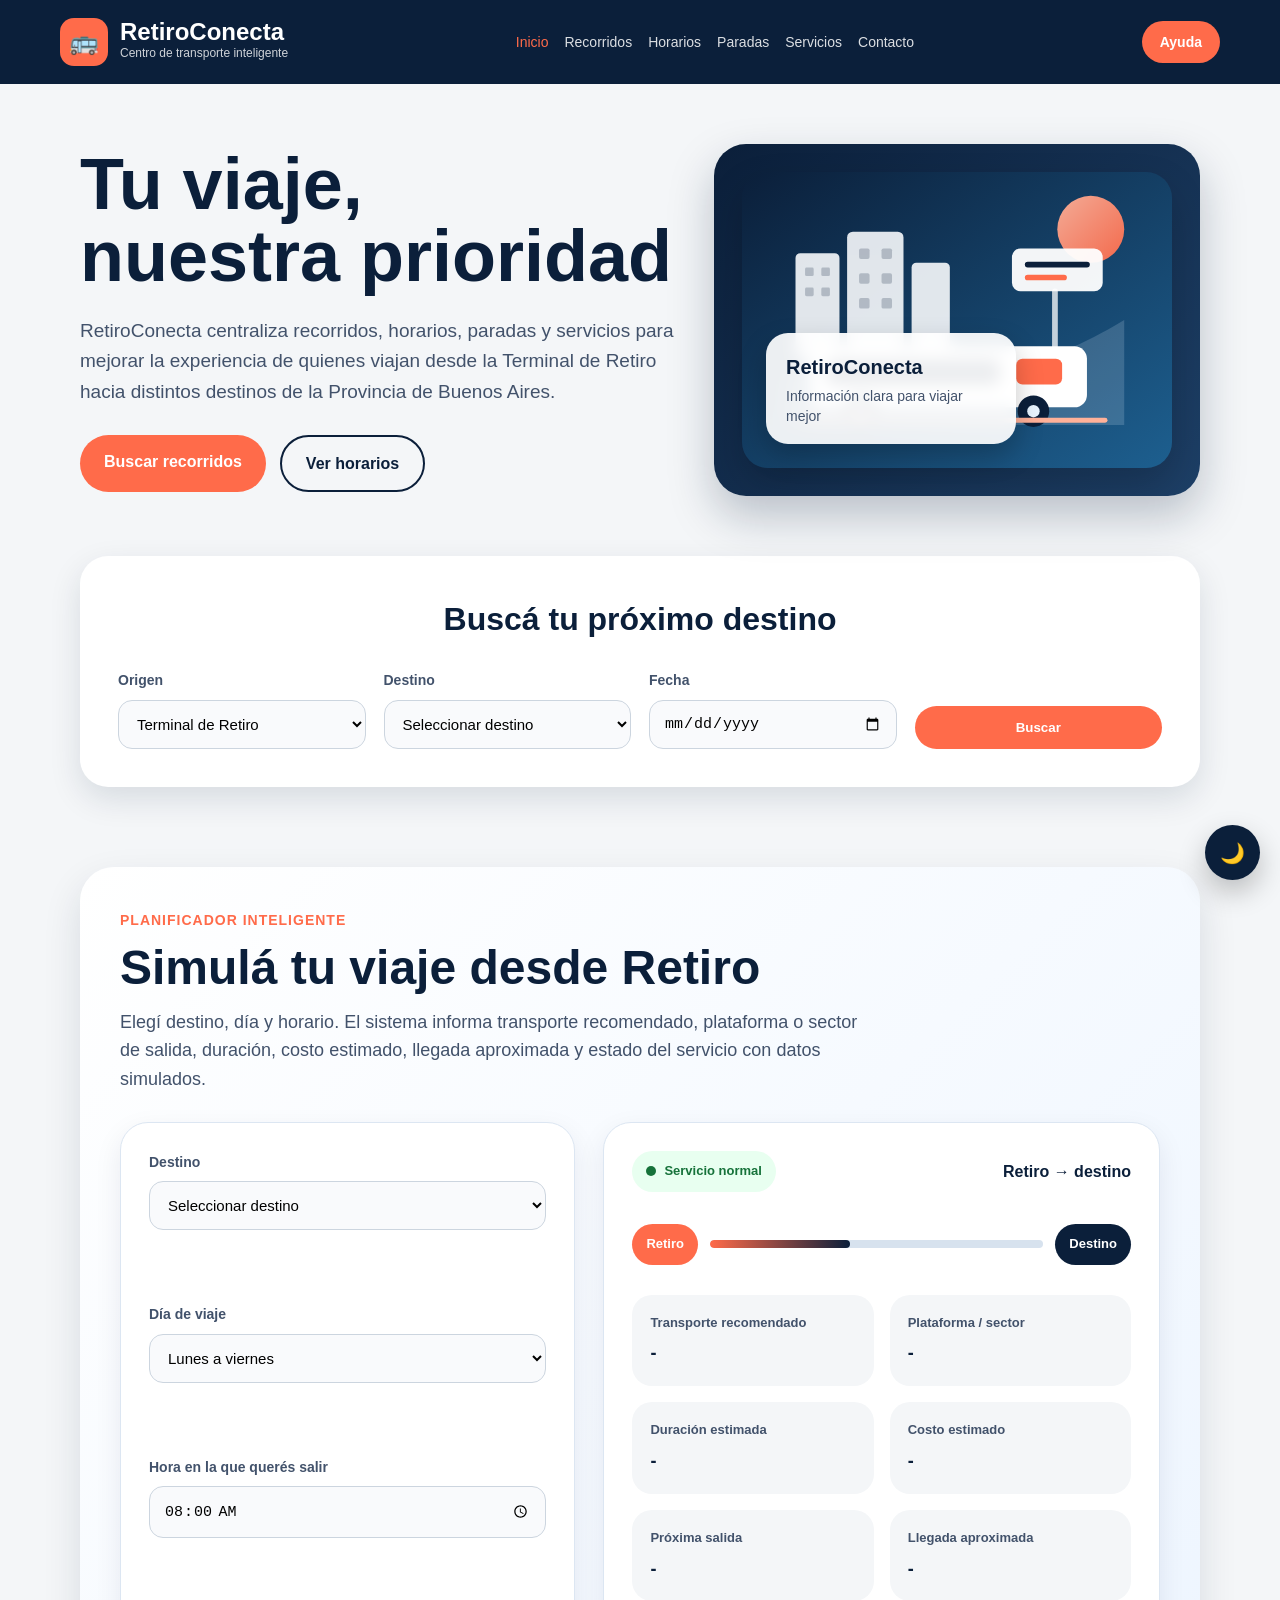
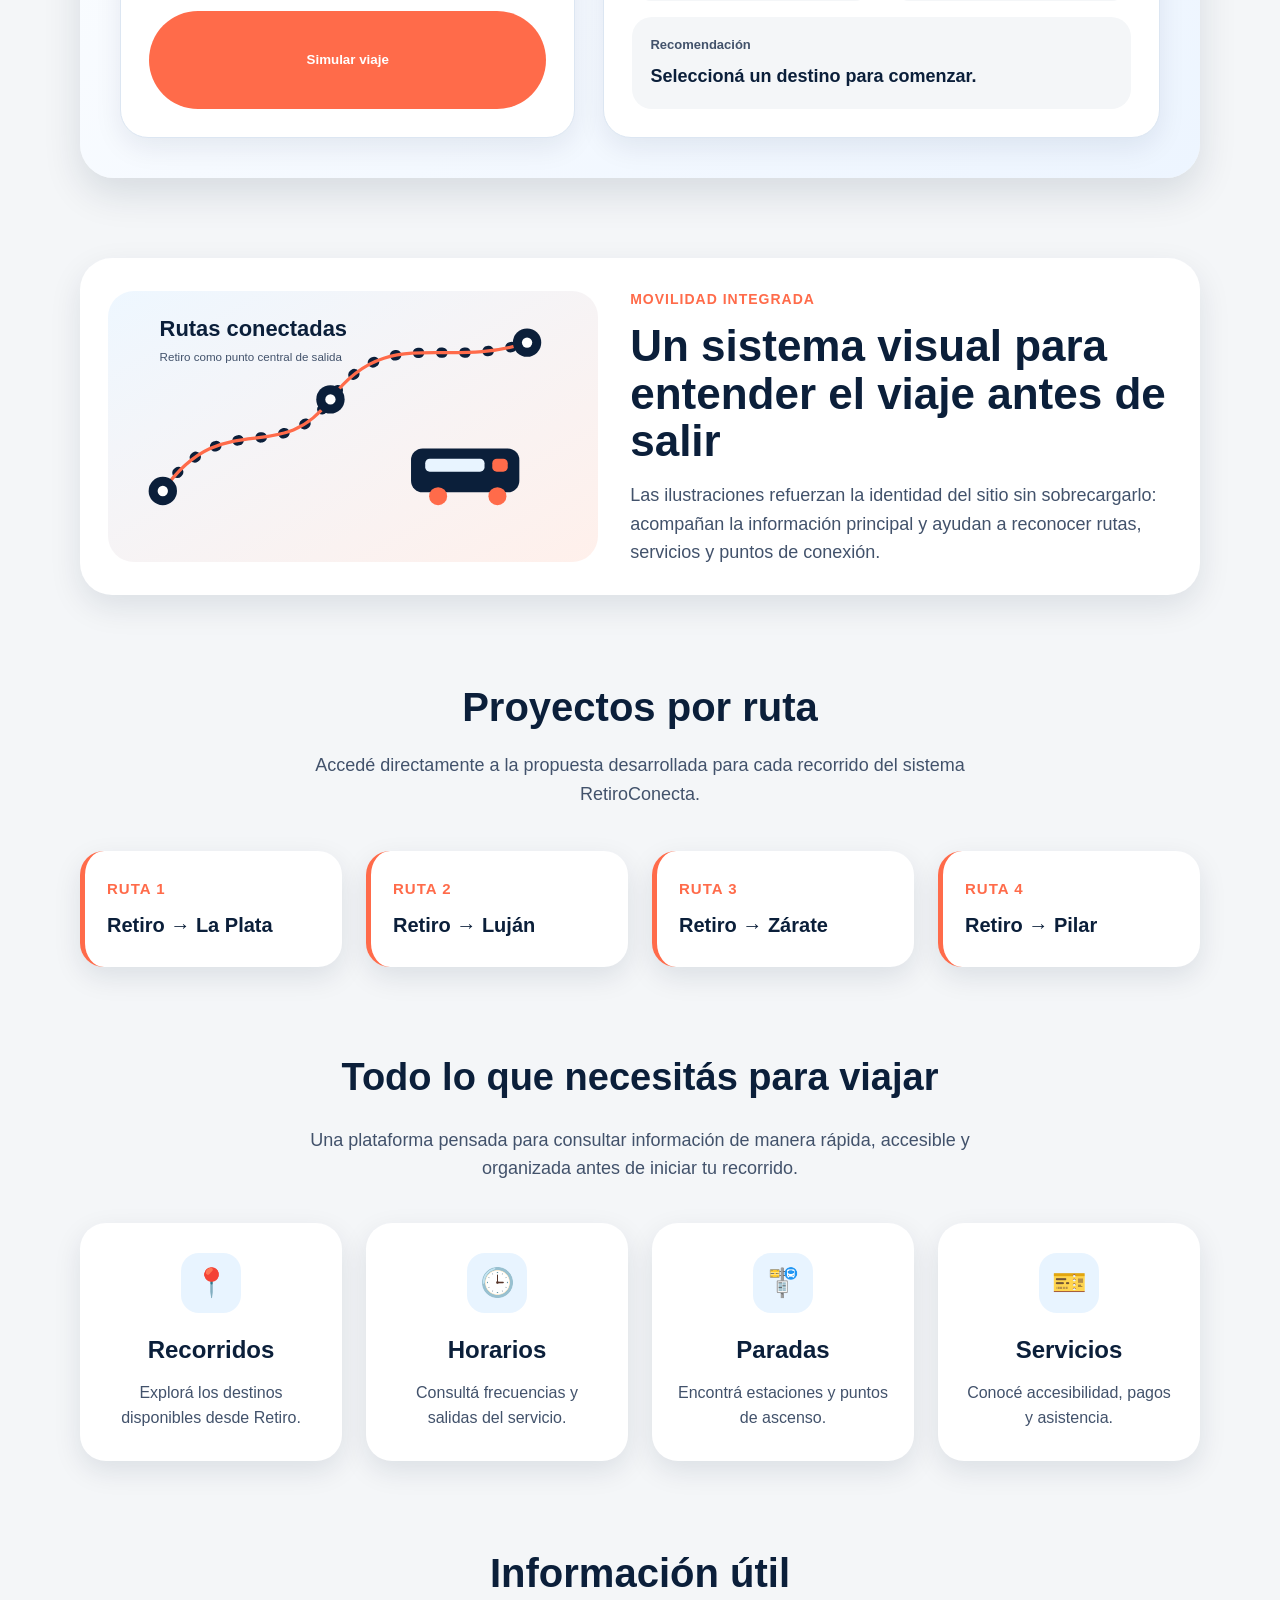
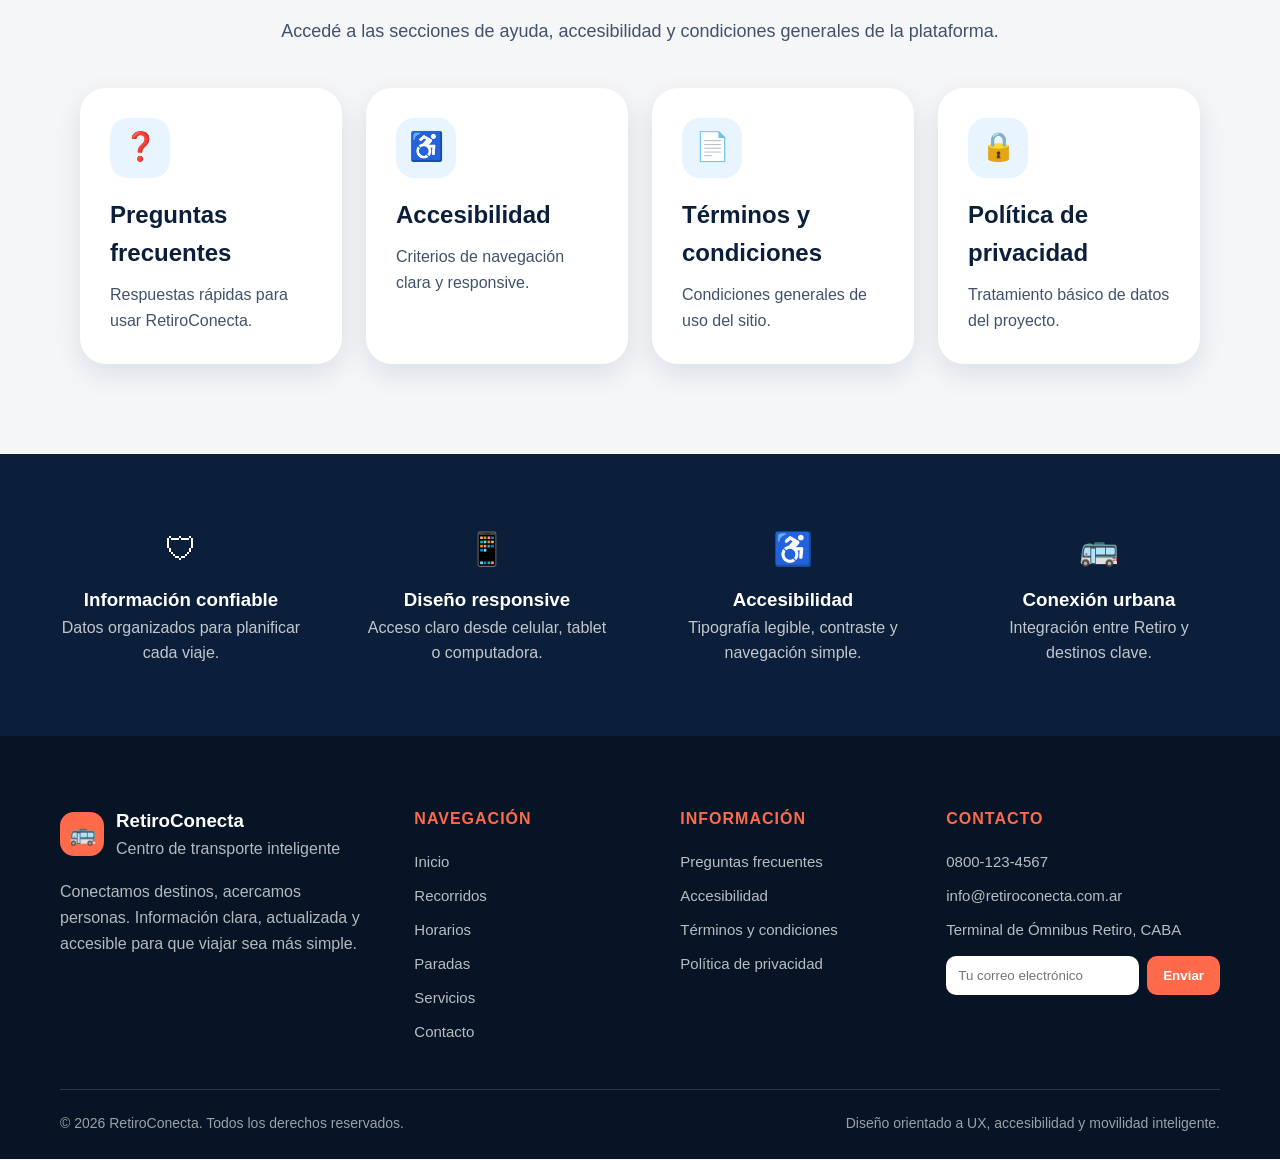
<file: index.html>
<!DOCTYPE html>
<html lang="es">
<head>
  <meta charset="UTF-8">
  <meta name="viewport" content="width=device-width, initial-scale=1.0">
  <title>RetiroConecta | Inicio</title>
  <link rel="stylesheet" href="styles.css">
</head>
<body>
  <header class="header">
    <nav class="navbar">
      <a href="index.html" class="logo">
        <div class="logo-icon">🚌</div>
        <div>
          <h1>RetiroConecta</h1>
          <p>Centro de transporte inteligente</p>
        </div>
      </a>

      <ul class="nav-links">
        <li><a href="index.html" class="activo">Inicio</a></li>
        <li><a href="recorridos.html">Recorridos</a></li>
        <li><a href="horarios.html">Horarios</a></li>
        <li><a href="paradas.html">Paradas</a></li>
        <li><a href="servicios.html">Servicios</a></li>
        <li><a href="contacto.html">Contacto</a></li>
      </ul>

      <button class="menu-toggle" type="button" aria-label="Abrir menú de navegación" aria-expanded="false">
        <span></span>
        <span></span>
        <span></span>
      </button>

      <a href="contacto.html" class="btn-cuenta">Ayuda</a>
    </nav>
  </header>

  <main>
    <section class="hero">
      <div class="hero-texto">
        <h2>Tu viaje,<br>nuestra prioridad</h2>
        <p>RetiroConecta centraliza recorridos, horarios, paradas y servicios para mejorar la experiencia de quienes viajan desde la Terminal de Retiro hacia distintos destinos de la Provincia de Buenos Aires.</p>
        <div class="hero-botones">
          <a href="recorridos.html" class="btn-principal">Buscar recorridos</a>
          <a href="horarios.html" class="btn-secundario">Ver horarios</a>
        </div>
      </div>

      <div class="hero-imagen hero-ilustrada">
        <img src="assets/hero-terminal.svg" alt="Ilustración de una terminal de transporte inteligente con colectivos y señalización digital" class="imagen-destacada">
        <div class="hero-mini-card">
          <strong>RetiroConecta</strong>
          <span>Información clara para viajar mejor</span>
        </div>
      </div>
    </section>

    <section class="buscador">
      <h2>Buscá tu próximo destino</h2>
      <form>
        <div class="campo"><label for="origen">Origen</label><select id="origen"><option>Terminal de Retiro</option></select></div>
        <div class="campo"><label for="destino">Destino</label><select id="destino"><option>Seleccionar destino</option><option>La Plata</option><option>Luján</option><option>Zárate</option><option>Pilar</option></select></div>
        <div class="campo"><label for="fecha">Fecha</label><input type="date" id="fecha"></div>
        <button type="submit" class="btn-principal">Buscar</button>
      </form>
    </section>

    <section class="simulador-viaje" aria-labelledby="simulador-titulo">
      <div class="simulador-encabezado">
        <span class="simulador-kicker">Planificador inteligente</span>
        <h2 id="simulador-titulo">Simulá tu viaje desde Retiro</h2>
        <p>Elegí destino, día y horario. El sistema informa transporte recomendado, plataforma o sector de salida, duración, costo estimado, llegada aproximada y estado del servicio con datos simulados.</p>
      </div>

      <div class="simulador-grid">
        <form class="simulador-formulario">
          <div class="campo"><label for="simDestino">Destino</label><select id="simDestino"><option value="">Seleccionar destino</option><option value="La Plata">La Plata</option><option value="Luján">Luján</option><option value="Zárate">Zárate</option><option value="Pilar">Pilar</option></select></div>
          <div class="campo"><label for="simDia">Día de viaje</label><select id="simDia"><option value="Lunes a viernes">Lunes a viernes</option><option value="Sábado">Sábado</option><option value="Domingo o feriado">Domingo o feriado</option></select></div>
          <div class="campo"><label for="simHora">Hora en la que querés salir</label><input type="time" id="simHora" value="08:00"></div>
          <button type="submit" class="btn-principal">Simular viaje</button>
        </form>

        <div class="simulador-resultado" aria-live="polite">
          <div class="resultado-superior">
            <span class="estado-servicio estado-verde">Servicio normal</span>
            <span class="resultado-ruta">Retiro → destino</span>
          </div>

          <div class="linea-viaje" aria-hidden="true">
            <span class="linea-punto activo">Retiro</span>
            <span class="linea-tramo"></span>
            <span class="linea-punto">Destino</span>
          </div>

          <div class="resultado-datos">
            <div><strong>Transporte recomendado</strong><span id="resTransporte">-</span></div>
            <div><strong>Plataforma / sector</strong><span id="resSector">-</span></div>
            <div><strong>Duración estimada</strong><span id="resDuracion">-</span></div>
            <div><strong>Costo estimado</strong><span id="resCosto">-</span></div>
            <div><strong>Próxima salida</strong><span id="resSalida">-</span></div>
            <div><strong>Llegada aproximada</strong><span id="resLlegada">-</span></div>
            <div class="resultado-dato-ancho"><strong>Recomendación</strong><span id="resConsejo">Seleccioná un destino para comenzar.</span></div>
          </div>
        </div>
      </div>
    </section>

    <section class="imagen-contexto">
      <img src="assets/rutas-movilidad.svg" alt="Ilustración de rutas conectadas desde Retiro" class="imagen-contexto-media">
      <div class="imagen-contexto-texto">
        <span>Movilidad integrada</span>
        <h2>Un sistema visual para entender el viaje antes de salir</h2>
        <p>Las ilustraciones refuerzan la identidad del sitio sin sobrecargarlo: acompañan la información principal y ayudan a reconocer rutas, servicios y puntos de conexión.</p>
      </div>
    </section>

    <section class="rutas-externas">
      <div class="section-title"><h2>Proyectos por ruta</h2><p>Accedé directamente a la propuesta desarrollada para cada recorrido del sistema RetiroConecta.</p></div>
      <div class="rutas-links-grid">
        <a href="https://camilabraganza.github.io/RetiroConecta---Retiro---La-Plata/" target="_blank" rel="noopener" class="ruta-link-card"><strong>Ruta 1</strong><span>Retiro → La Plata</span></a>
        <a href="https://martinagiu2014-cyber.github.io/PAGINA-WEB-DE-TRANSPORTE/" target="_blank" rel="noopener" class="ruta-link-card"><strong>Ruta 2</strong><span>Retiro → Luján</span></a>
        <a href="https://carogranda.github.io/TPRuta3/" target="_blank" rel="noopener" class="ruta-link-card"><strong>Ruta 3</strong><span>Retiro → Zárate</span></a>
        <a href="https://aquintero102.github.io/ruta_4/" target="_blank" rel="noopener" class="ruta-link-card"><strong>Ruta 4</strong><span>Retiro → Pilar</span></a>
      </div>
    </section>

    <section class="accesos">
      <h2>Todo lo que necesitás para viajar</h2>
      <p>Una plataforma pensada para consultar información de manera rápida, accesible y organizada antes de iniciar tu recorrido.</p>
      <div class="cards-grid">
        <a href="recorridos.html" class="card"><div class="icono">📍</div><h3>Recorridos</h3><p>Explorá los destinos disponibles desde Retiro.</p></a>
        <a href="horarios.html" class="card"><div class="icono">🕒</div><h3>Horarios</h3><p>Consultá frecuencias y salidas del servicio.</p></a>
        <a href="paradas.html" class="card"><div class="icono">🚏</div><h3>Paradas</h3><p>Encontrá estaciones y puntos de ascenso.</p></a>
        <a href="servicios.html" class="card"><div class="icono">🎫</div><h3>Servicios</h3><p>Conocé accesibilidad, pagos y asistencia.</p></a>
      </div>
    </section>

    <section class="info-accesos-home">
      <div class="section-title"><h2>Información útil</h2><p>Accedé a las secciones de ayuda, accesibilidad y condiciones generales de la plataforma.</p></div>
      <div class="info-links-grid">
        <a href="preguntas-frecuentes.html" class="info-link-card"><span>❓</span><h3>Preguntas frecuentes</h3><p>Respuestas rápidas para usar RetiroConecta.</p></a>
        <a href="accesibilidad.html" class="info-link-card"><span>♿</span><h3>Accesibilidad</h3><p>Criterios de navegación clara y responsive.</p></a>
        <a href="terminos-condiciones.html" class="info-link-card"><span>📄</span><h3>Términos y condiciones</h3><p>Condiciones generales de uso del sitio.</p></a>
        <a href="politica-privacidad.html" class="info-link-card"><span>🔒</span><h3>Política de privacidad</h3><p>Tratamiento básico de datos del proyecto.</p></a>
      </div>
    </section>

    <section class="beneficios">
      <div class="beneficios-contenedor">
        <div class="beneficio"><span>🛡</span><h3>Información confiable</h3><p>Datos organizados para planificar cada viaje.</p></div>
        <div class="beneficio"><span>📱</span><h3>Diseño responsive</h3><p>Acceso claro desde celular, tablet o computadora.</p></div>
        <div class="beneficio"><span>♿</span><h3>Accesibilidad</h3><p>Tipografía legible, contraste y navegación simple.</p></div>
        <div class="beneficio"><span>🚌</span><h3>Conexión urbana</h3><p>Integración entre Retiro y destinos clave.</p></div>
      </div>
    </section>
  </main>

  <footer class="footer">
    <div class="footer-contenedor">
      <div class="footer-marca">
        <div class="footer-logo">
          <div class="logo-icon">🚌</div>
          <div>
            <h3>RetiroConecta</h3>
            <p>Centro de transporte inteligente</p>
          </div>
        </div>
        <p>Conectamos destinos, acercamos personas. Información clara, actualizada y accesible para que viajar sea más simple.</p>
      </div>

      <div class="footer-columna">
        <h4>Navegación</h4>
        <ul>
          <li><a href="index.html">Inicio</a></li>
          <li><a href="recorridos.html">Recorridos</a></li>
          <li><a href="horarios.html">Horarios</a></li>
          <li><a href="paradas.html">Paradas</a></li>
          <li><a href="servicios.html">Servicios</a></li>
          <li><a href="contacto.html">Contacto</a></li>
        </ul>
      </div>

      <div class="footer-columna">
        <h4>Información</h4>
        <ul>
          <li><a href="preguntas-frecuentes.html">Preguntas frecuentes</a></li>
          <li><a href="accesibilidad.html">Accesibilidad</a></li>
          <li><a href="terminos-condiciones.html">Términos y condiciones</a></li>
          <li><a href="politica-privacidad.html">Política de privacidad</a></li>
        </ul>
      </div>

      <div class="footer-columna">
        <h4>Contacto</h4>
        <ul>
          <li>0800-123-4567</li>
          <li>info@retiroconecta.com.ar</li>
          <li>Terminal de Ómnibus Retiro, CABA</li>
        </ul>
        <form class="newsletter">
          <input type="email" placeholder="Tu correo electrónico">
          <button type="submit">Enviar</button>
        </form>
      </div>
    </div>

    <div class="footer-bottom">
      <p>© 2026 RetiroConecta. Todos los derechos reservados.</p>
      <p>Diseño orientado a UX, accesibilidad y movilidad inteligente.</p>
    </div>
  </footer>
    <script src="script.js"></script>
</body>
</html>
</file>
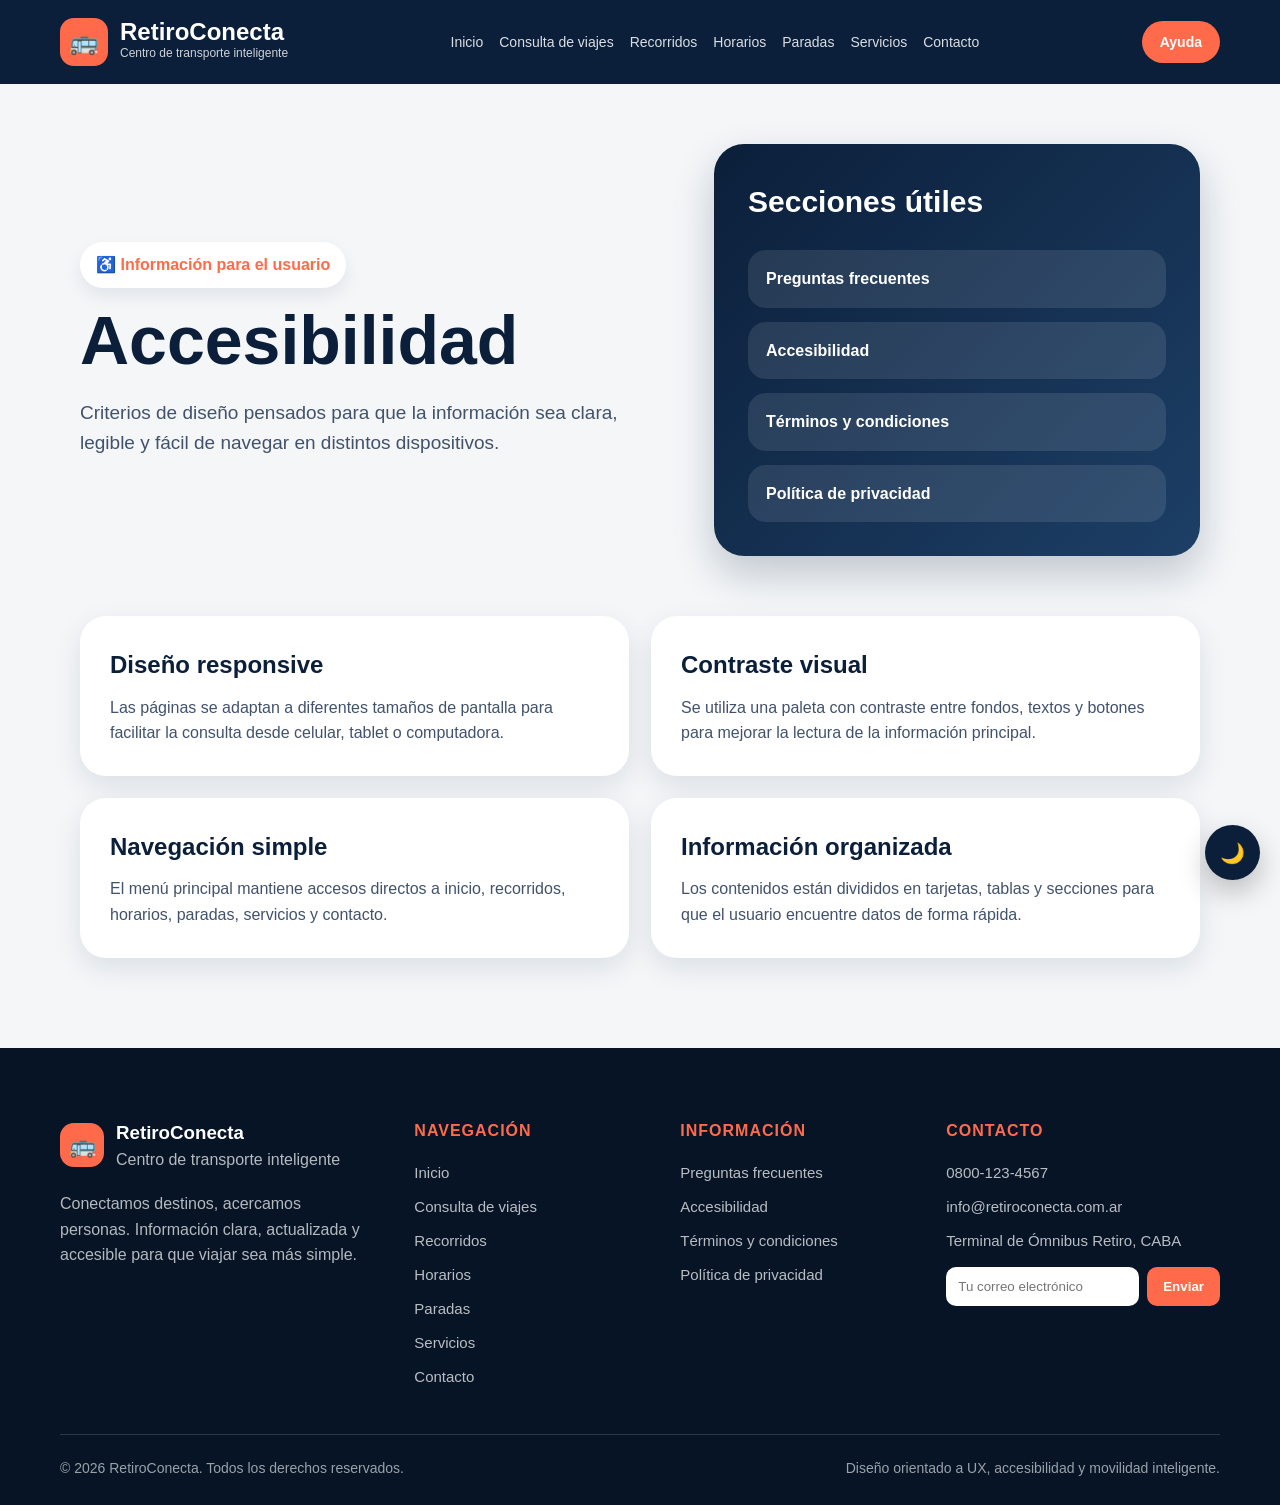
<file: accesibilidad.html>
<!DOCTYPE html>
<html lang="es">
<head>
  <meta charset="UTF-8">
  <meta name="viewport" content="width=device-width, initial-scale=1.0">
  <title>RetiroConecta | Accesibilidad</title>
  <link rel="stylesheet" href="styles.css">
</head>
<body>
  <header class="header">
    <nav class="navbar">
      <a href="index.html" class="logo">
        <div class="logo-icon">🚌</div>
        <div>
          <h1>RetiroConecta</h1>
          <p>Centro de transporte inteligente</p>
        </div>
      </a>

      <ul class="nav-links">
        <li><a href="index.html">Inicio</a></li>
        <li><a href="consulta-viajes.html">Consulta de viajes</a></li>
        <li><a href="recorridos.html">Recorridos</a></li>
        <li><a href="horarios.html">Horarios</a></li>
        <li><a href="paradas.html">Paradas</a></li>
        <li><a href="servicios.html">Servicios</a></li>
        <li><a href="contacto.html">Contacto</a></li>
      </ul>

      <button class="menu-toggle" type="button" aria-label="Abrir menú de navegación" aria-expanded="false">
        <span></span>
        <span></span>
        <span></span>
      </button>

      <a href="contacto.html" class="btn-cuenta">Ayuda</a>
    </nav>
  </header>

  <main>
    <section class="info-hero">
      <div class="info-hero-texto">
        <span class="info-kicker">♿ Información para el usuario</span>
        <h2>Accesibilidad</h2>
        <p>Criterios de diseño pensados para que la información sea clara, legible y fácil de navegar en distintos dispositivos.</p>
      </div>
      <div class="info-panel">
        <h3>Secciones útiles</h3>
        <a href="preguntas-frecuentes.html">Preguntas frecuentes</a>
        <a href="accesibilidad.html">Accesibilidad</a>
        <a href="terminos-condiciones.html">Términos y condiciones</a>
        <a href="politica-privacidad.html">Política de privacidad</a>
      </div>
    </section>

    <section class="info-contenido info-grid-dos">
      <article class="info-bloque"><h3>Diseño responsive</h3><p>Las páginas se adaptan a diferentes tamaños de pantalla para facilitar la consulta desde celular, tablet o computadora.</p></article>
      <article class="info-bloque"><h3>Contraste visual</h3><p>Se utiliza una paleta con contraste entre fondos, textos y botones para mejorar la lectura de la información principal.</p></article>
      <article class="info-bloque"><h3>Navegación simple</h3><p>El menú principal mantiene accesos directos a inicio, recorridos, horarios, paradas, servicios y contacto.</p></article>
      <article class="info-bloque"><h3>Información organizada</h3><p>Los contenidos están divididos en tarjetas, tablas y secciones para que el usuario encuentre datos de forma rápida.</p></article>
    </section>

  </main>

  <footer class="footer">
    <div class="footer-contenedor">
      <div class="footer-marca">
        <div class="footer-logo">
          <div class="logo-icon">🚌</div>
          <div>
            <h3>RetiroConecta</h3>
            <p>Centro de transporte inteligente</p>
          </div>
        </div>
        <p>Conectamos destinos, acercamos personas. Información clara, actualizada y accesible para que viajar sea más simple.</p>
      </div>

      <div class="footer-columna">
        <h4>Navegación</h4>
        <ul>
          <li><a href="index.html">Inicio</a></li>
          <li><a href="consulta-viajes.html">Consulta de viajes</a></li>
          <li><a href="recorridos.html">Recorridos</a></li>
          <li><a href="horarios.html">Horarios</a></li>
          <li><a href="paradas.html">Paradas</a></li>
          <li><a href="servicios.html">Servicios</a></li>
          <li><a href="contacto.html">Contacto</a></li>
        </ul>
      </div>

      <div class="footer-columna">
        <h4>Información</h4>
        <ul>
          <li><a href="preguntas-frecuentes.html">Preguntas frecuentes</a></li>
          <li><a href="accesibilidad.html">Accesibilidad</a></li>
          <li><a href="terminos-condiciones.html">Términos y condiciones</a></li>
          <li><a href="politica-privacidad.html">Política de privacidad</a></li>
        </ul>
      </div>

      <div class="footer-columna">
        <h4>Contacto</h4>
        <ul>
          <li>0800-123-4567</li>
          <li>info@retiroconecta.com.ar</li>
          <li>Terminal de Ómnibus Retiro, CABA</li>
        </ul>
        <form class="newsletter">
          <input type="email" placeholder="Tu correo electrónico">
          <button type="submit">Enviar</button>
        </form>
      </div>
    </div>

    <div class="footer-bottom">
      <p>© 2026 RetiroConecta. Todos los derechos reservados.</p>
      <p>Diseño orientado a UX, accesibilidad y movilidad inteligente.</p>
    </div>
  </footer>
  <script src="script.js"></script>
</body>
</html>
</file>
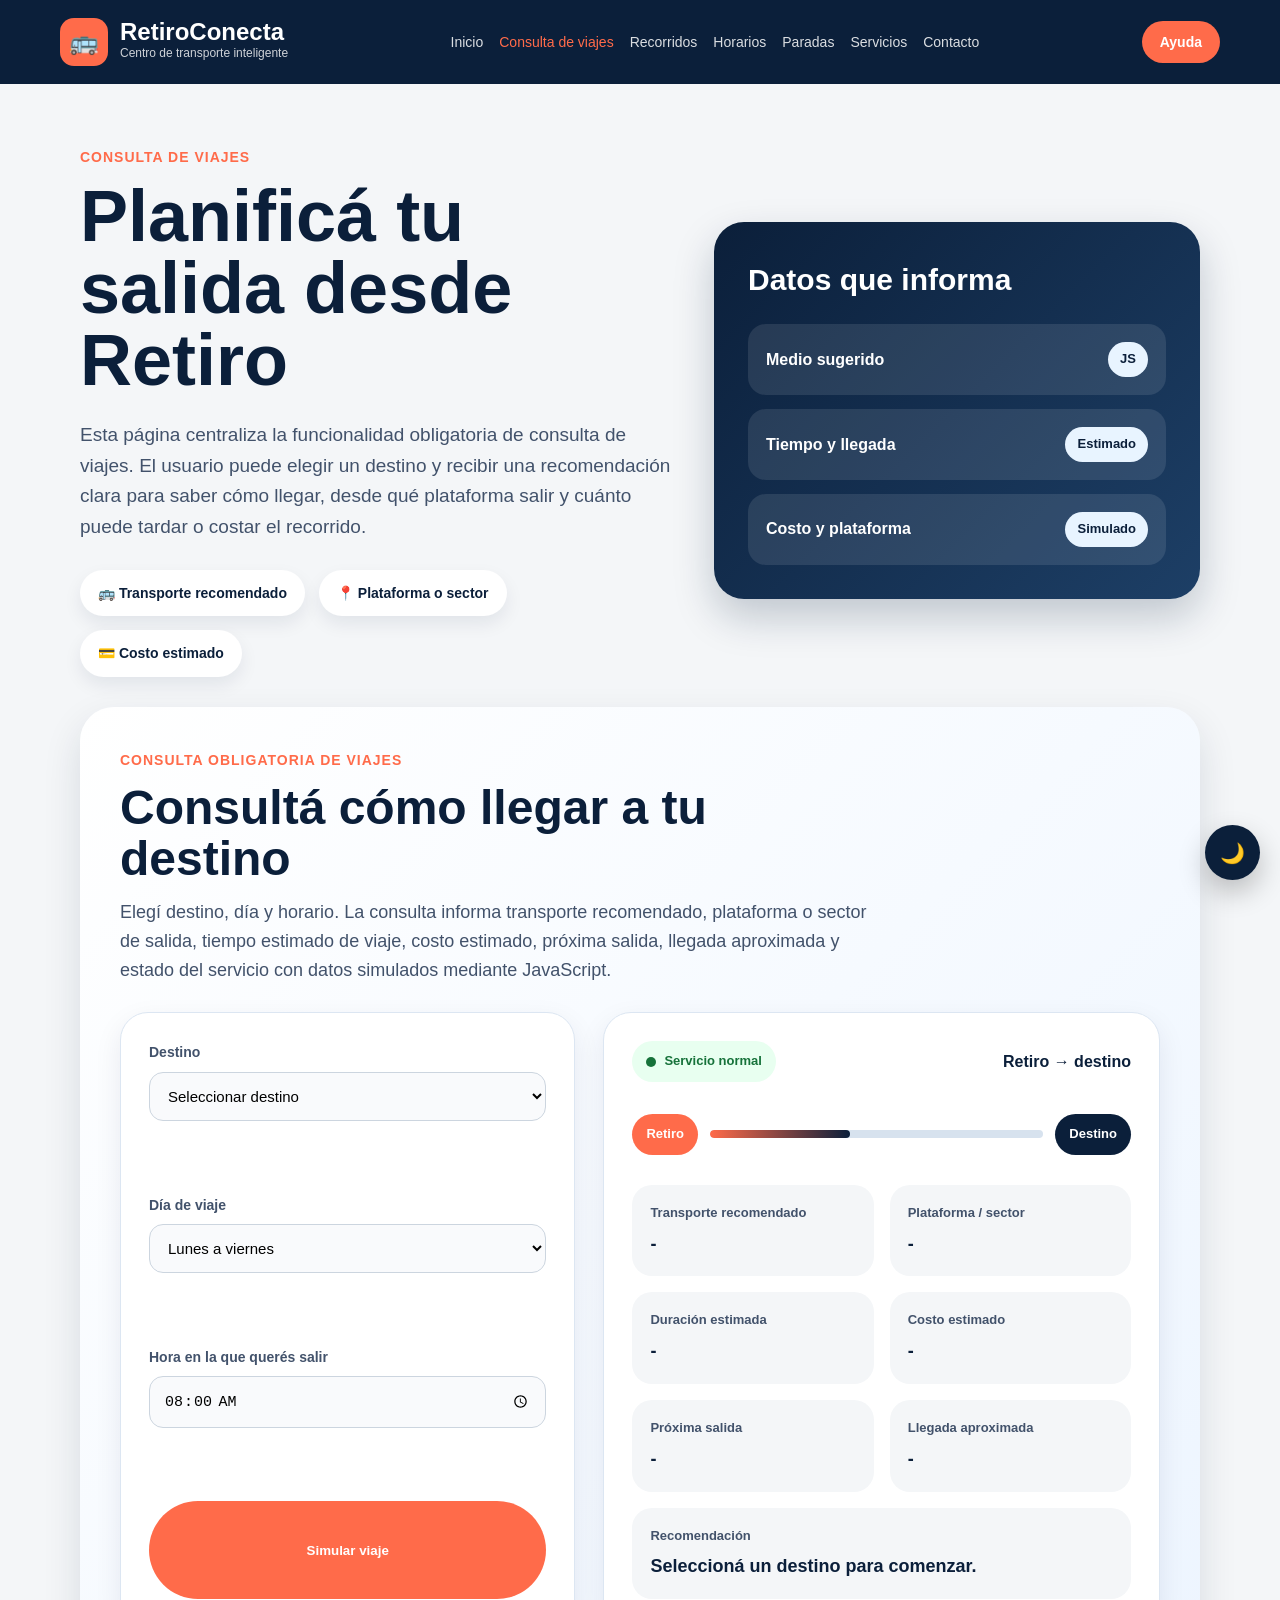
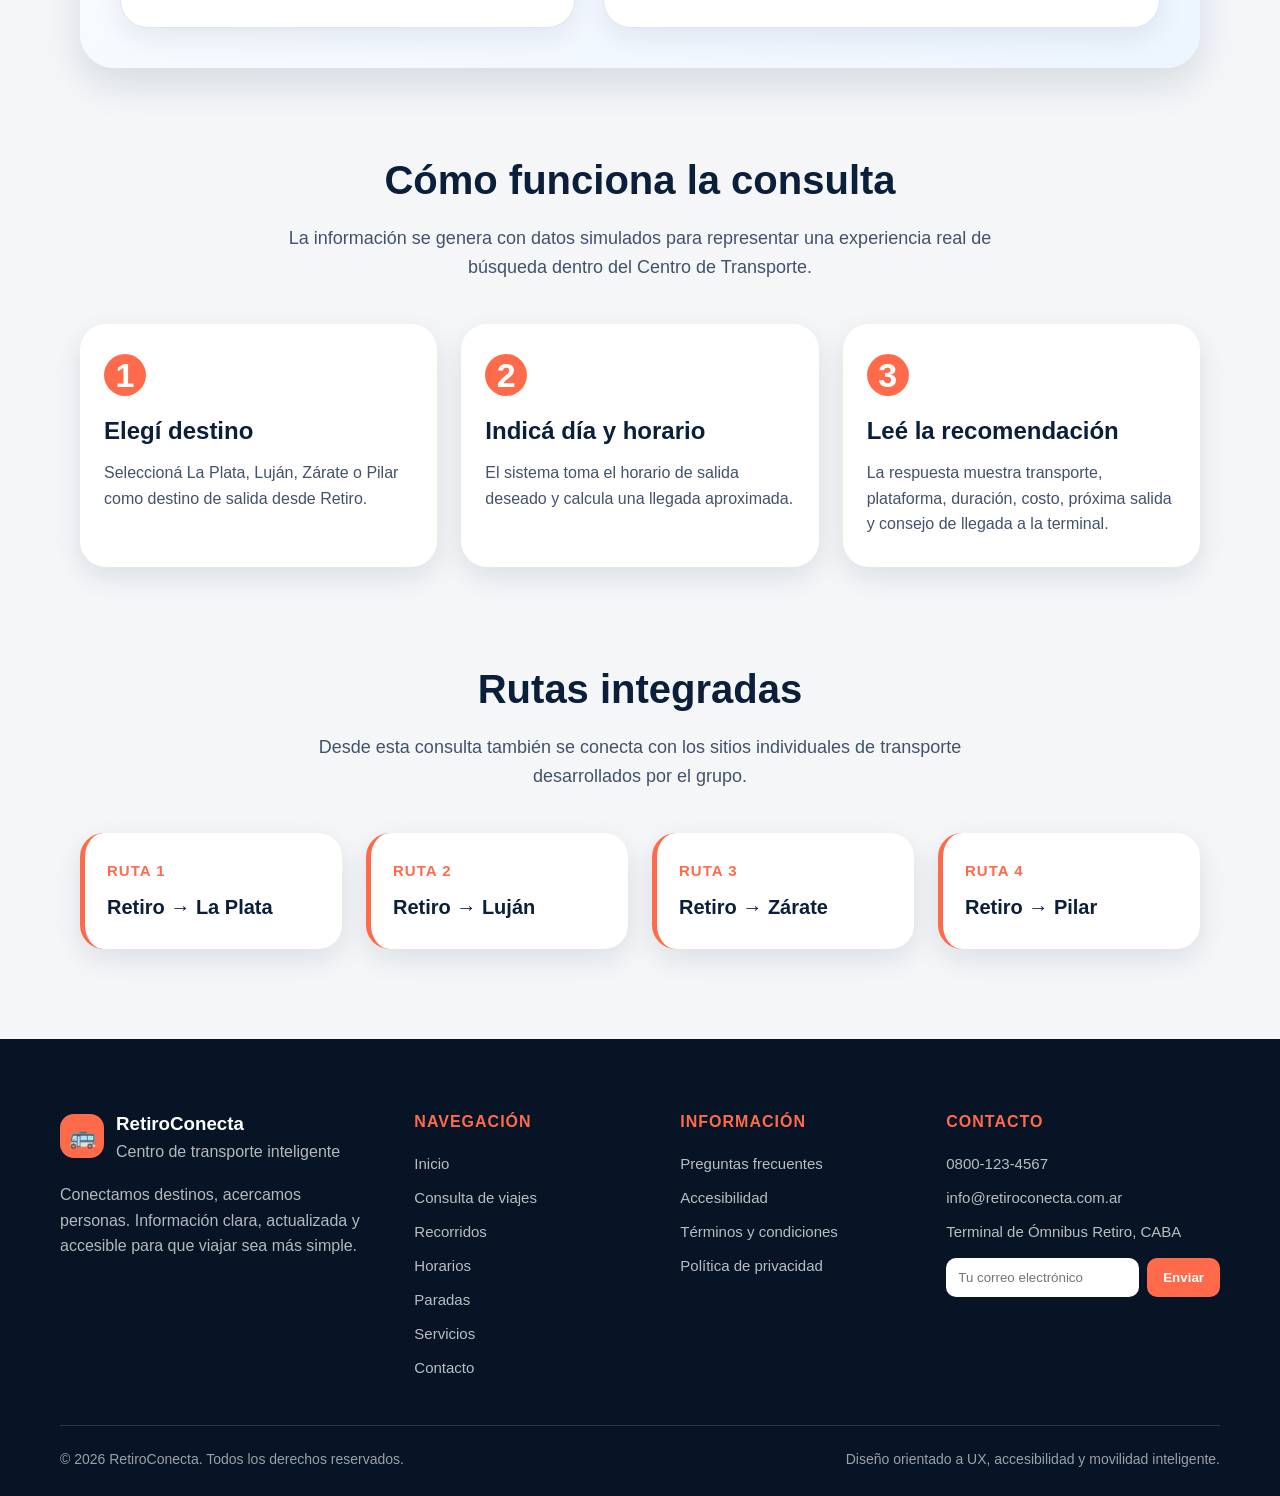
<file: consulta-viajes.html>
<!DOCTYPE html>
<html lang="es">
<head>
  <meta charset="UTF-8">
  <meta name="viewport" content="width=device-width, initial-scale=1.0">
  <title>RetiroConecta | Consulta de viajes</title>
  <link rel="stylesheet" href="styles.css">
</head>
<body>
<header class="header">
    <nav class="navbar">
      <a href="index.html" class="logo">
        <div class="logo-icon">🚌</div>
        <div>
          <h1>RetiroConecta</h1>
          <p>Centro de transporte inteligente</p>
        </div>
      </a>

      <ul class="nav-links">
        <li><a href="index.html">Inicio</a></li>
        <li><a href="consulta-viajes.html" class="activo">Consulta de viajes</a></li>
        <li><a href="recorridos.html">Recorridos</a></li>
        <li><a href="horarios.html">Horarios</a></li>
        <li><a href="paradas.html">Paradas</a></li>
        <li><a href="servicios.html">Servicios</a></li>
        <li><a href="contacto.html">Contacto</a></li>
      </ul>

      <button class="menu-toggle" type="button" aria-label="Abrir menú de navegación" aria-expanded="false">
        <span></span>
        <span></span>
        <span></span>
      </button>

      <a href="contacto.html" class="btn-cuenta">Ayuda</a>
    </nav>
  </header>

  <main>
    <section class="page-hero consulta-hero">
      <div class="page-hero-texto">
        <span class="simulador-kicker">Consulta de viajes</span>
        <h2>Planificá tu salida desde Retiro</h2>
        <p>Esta página centraliza la funcionalidad obligatoria de consulta de viajes. El usuario puede elegir un destino y recibir una recomendación clara para saber cómo llegar, desde qué plataforma salir y cuánto puede tardar o costar el recorrido.</p>
        <div class="hero-tags"><span>🚌 Transporte recomendado</span><span>📍 Plataforma o sector</span><span>💳 Costo estimado</span></div>
      </div>
      <div class="hero-panel consulta-panel">
        <h3>Datos que informa</h3>
        <div class="ruta-mini"><strong>Medio sugerido</strong><span class="estado">JS</span></div>
        <div class="ruta-mini"><strong>Tiempo y llegada</strong><span class="estado">Estimado</span></div>
        <div class="ruta-mini"><strong>Costo y plataforma</strong><span class="estado">Simulado</span></div>
      </div>
    </section>

<section class="simulador-viaje" aria-labelledby="simulador-titulo">
      <div class="simulador-encabezado">
        <span class="simulador-kicker">Consulta obligatoria de viajes</span>
        <h2 id="simulador-titulo">Consultá cómo llegar a tu destino</h2>
        <p>Elegí destino, día y horario. La consulta informa transporte recomendado, plataforma o sector de salida, tiempo estimado de viaje, costo estimado, próxima salida, llegada aproximada y estado del servicio con datos simulados mediante JavaScript.</p>
      </div>

      <div class="simulador-grid">
        <form class="simulador-formulario">
          <div class="campo"><label for="simDestino">Destino</label><select id="simDestino"><option value="">Seleccionar destino</option><option value="La Plata">La Plata</option><option value="Luján">Luján</option><option value="Zárate">Zárate</option><option value="Pilar">Pilar</option></select></div>
          <div class="campo"><label for="simDia">Día de viaje</label><select id="simDia"><option value="Lunes a viernes">Lunes a viernes</option><option value="Sábado">Sábado</option><option value="Domingo o feriado">Domingo o feriado</option></select></div>
          <div class="campo"><label for="simHora">Hora en la que querés salir</label><input type="time" id="simHora" value="08:00"></div>
          <button type="submit" class="btn-principal">Simular viaje</button>
        </form>

        <div class="simulador-resultado" aria-live="polite">
          <div class="resultado-superior">
            <span class="estado-servicio estado-verde">Servicio normal</span>
            <span class="resultado-ruta">Retiro → destino</span>
          </div>

          <div class="linea-viaje" aria-hidden="true">
            <span class="linea-punto activo">Retiro</span>
            <span class="linea-tramo"></span>
            <span class="linea-punto">Destino</span>
          </div>

          <div class="resultado-datos">
            <div><strong>Transporte recomendado</strong><span id="resTransporte">-</span></div>
            <div><strong>Plataforma / sector</strong><span id="resSector">-</span></div>
            <div><strong>Duración estimada</strong><span id="resDuracion">-</span></div>
            <div><strong>Costo estimado</strong><span id="resCosto">-</span></div>
            <div><strong>Próxima salida</strong><span id="resSalida">-</span></div>
            <div><strong>Llegada aproximada</strong><span id="resLlegada">-</span></div>
            <div class="resultado-dato-ancho"><strong>Recomendación</strong><span id="resConsejo">Seleccioná un destino para comenzar.</span></div>
          </div>
        </div>
      </div>
    </section>

    <section class="consulta-apoyo">
      <div class="section-title">
        <h2>Cómo funciona la consulta</h2>
        <p>La información se genera con datos simulados para representar una experiencia real de búsqueda dentro del Centro de Transporte.</p>
      </div>
      <div class="consulta-pasos-grid">
        <article class="info-card consulta-paso"><span>1</span><h3>Elegí destino</h3><p>Seleccioná La Plata, Luján, Zárate o Pilar como destino de salida desde Retiro.</p></article>
        <article class="info-card consulta-paso"><span>2</span><h3>Indicá día y horario</h3><p>El sistema toma el horario de salida deseado y calcula una llegada aproximada.</p></article>
        <article class="info-card consulta-paso"><span>3</span><h3>Leé la recomendación</h3><p>La respuesta muestra transporte, plataforma, duración, costo, próxima salida y consejo de llegada a la terminal.</p></article>
      </div>
    </section>

    <section class="rutas-integradas consulta-rutas">
      <div class="section-title">
        <h2>Rutas integradas</h2>
        <p>Desde esta consulta también se conecta con los sitios individuales de transporte desarrollados por el grupo.</p>
      </div>
      <div class="rutas-links-grid">
        <a href="https://camilabraganza.github.io/RetiroConecta---Retiro---La-Plata/" target="_blank" rel="noopener" class="ruta-link-card"><strong>Ruta 1</strong><span>Retiro → La Plata</span></a>
        <a href="https://martinagiu2014-cyber.github.io/PAGINA-WEB-DE-TRANSPORTE/" target="_blank" rel="noopener" class="ruta-link-card"><strong>Ruta 2</strong><span>Retiro → Luján</span></a>
        <a href="https://carogranda.github.io/TPRuta3/" target="_blank" rel="noopener" class="ruta-link-card"><strong>Ruta 3</strong><span>Retiro → Zárate</span></a>
        <a href="https://aquintero102.github.io/ruta_4/" target="_blank" rel="noopener" class="ruta-link-card"><strong>Ruta 4</strong><span>Retiro → Pilar</span></a>
      </div>
    </section>

  </main>

<footer class="footer">
    <div class="footer-contenedor">
      <div class="footer-marca">
        <div class="footer-logo">
          <div class="logo-icon">🚌</div>
          <div>
            <h3>RetiroConecta</h3>
            <p>Centro de transporte inteligente</p>
          </div>
        </div>
        <p>Conectamos destinos, acercamos personas. Información clara, actualizada y accesible para que viajar sea más simple.</p>
      </div>

      <div class="footer-columna">
        <h4>Navegación</h4>
        <ul>
          <li><a href="index.html">Inicio</a></li>
          <li><a href="consulta-viajes.html">Consulta de viajes</a></li>
          <li><a href="recorridos.html">Recorridos</a></li>
          <li><a href="horarios.html">Horarios</a></li>
          <li><a href="paradas.html">Paradas</a></li>
          <li><a href="servicios.html">Servicios</a></li>
          <li><a href="contacto.html">Contacto</a></li>
        </ul>
      </div>

      <div class="footer-columna">
        <h4>Información</h4>
        <ul>
          <li><a href="preguntas-frecuentes.html">Preguntas frecuentes</a></li>
          <li><a href="accesibilidad.html">Accesibilidad</a></li>
          <li><a href="terminos-condiciones.html">Términos y condiciones</a></li>
          <li><a href="politica-privacidad.html">Política de privacidad</a></li>
        </ul>
      </div>

      <div class="footer-columna">
        <h4>Contacto</h4>
        <ul>
          <li>0800-123-4567</li>
          <li>info@retiroconecta.com.ar</li>
          <li>Terminal de Ómnibus Retiro, CABA</li>
        </ul>
        <form class="newsletter">
          <input type="email" placeholder="Tu correo electrónico">
          <button type="submit">Enviar</button>
        </form>
      </div>
    </div>

    <div class="footer-bottom">
      <p>© 2026 RetiroConecta. Todos los derechos reservados.</p>
      <p>Diseño orientado a UX, accesibilidad y movilidad inteligente.</p>
    </div>
  </footer>
    <script src="script.js"></script>
</body>
</html>
</file>
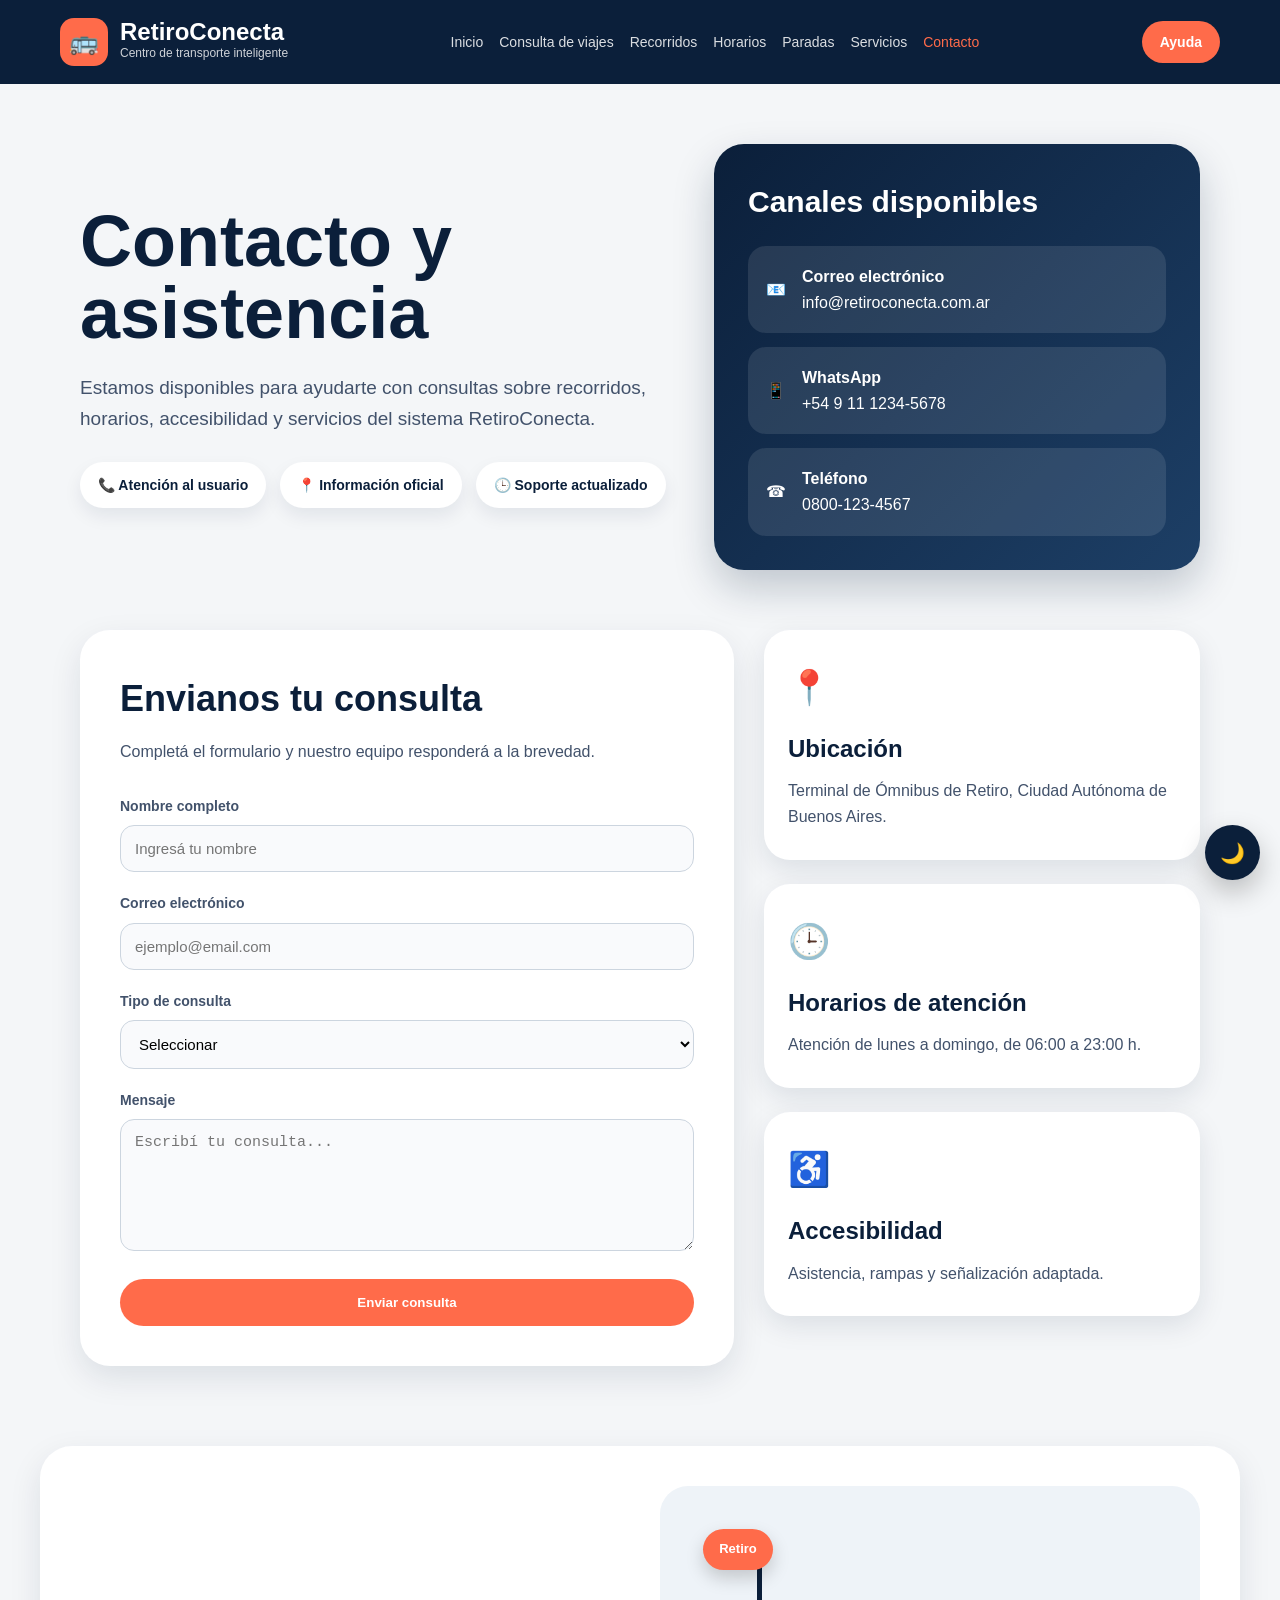
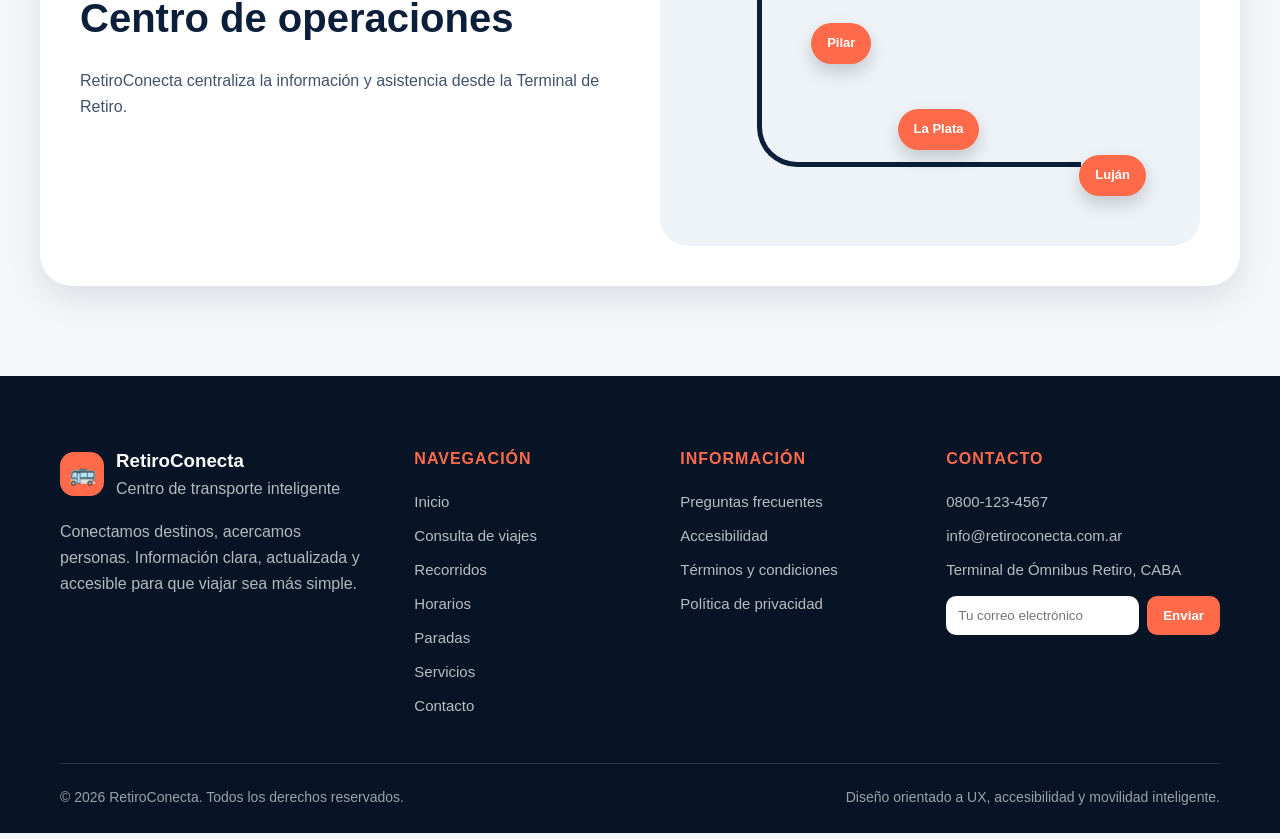
<file: contacto.html>
<!DOCTYPE html>
<html lang="es">
<head>
  <meta charset="UTF-8">
  <meta name="viewport" content="width=device-width, initial-scale=1.0">
  <title>RetiroConecta | Contacto</title>
  <link rel="stylesheet" href="styles.css">
</head>
<body>
  <header class="header">
    <nav class="navbar">
      <a href="index.html" class="logo">
        <div class="logo-icon">🚌</div>
        <div>
          <h1>RetiroConecta</h1>
          <p>Centro de transporte inteligente</p>
        </div>
      </a>

      <ul class="nav-links">
        <li><a href="index.html">Inicio</a></li>
        <li><a href="consulta-viajes.html">Consulta de viajes</a></li>
        <li><a href="recorridos.html">Recorridos</a></li>
        <li><a href="horarios.html">Horarios</a></li>
        <li><a href="paradas.html">Paradas</a></li>
        <li><a href="servicios.html">Servicios</a></li>
        <li><a href="contacto.html" class="activo">Contacto</a></li>
      </ul>

      <button class="menu-toggle" type="button" aria-label="Abrir menú de navegación" aria-expanded="false">
        <span></span>
        <span></span>
        <span></span>
      </button>

      <a href="contacto.html" class="btn-cuenta">Ayuda</a>
    </nav>
  </header>

  <main>
    <section class="contacto-hero">
      <div class="contacto-texto">
        <h2>Contacto y asistencia</h2>
        <p>Estamos disponibles para ayudarte con consultas sobre recorridos, horarios, accesibilidad y servicios del sistema RetiroConecta.</p>
        <div class="contacto-tags"><span>📞 Atención al usuario</span><span>📍 Información oficial</span><span>🕒 Soporte actualizado</span></div>
      </div>
      <div class="contacto-panel">
        <h3>Canales disponibles</h3>
        <div class="panel-item"><span>📧</span><div><strong>Correo electrónico</strong><p>info@retiroconecta.com.ar</p></div></div>
        <div class="panel-item"><span>📱</span><div><strong>WhatsApp</strong><p>+54 9 11 1234-5678</p></div></div>
        <div class="panel-item"><span>☎</span><div><strong>Teléfono</strong><p>0800-123-4567</p></div></div>
      </div>
    </section>

    <section class="contacto-contenido">
      <div class="formulario-card">
        <h2>Envianos tu consulta</h2>
        <p>Completá el formulario y nuestro equipo responderá a la brevedad.</p>
        <form class="formulario-contacto">
          <div class="grupo-input"><label for="nombre">Nombre completo</label><input type="text" id="nombre" placeholder="Ingresá tu nombre"></div>
          <div class="grupo-input"><label for="email">Correo electrónico</label><input type="email" id="email" placeholder="ejemplo@email.com"></div>
          <div class="grupo-input"><label for="tipo">Tipo de consulta</label><select id="tipo"><option>Seleccionar</option><option>Horarios</option><option>Recorridos</option><option>Accesibilidad</option><option>Servicios</option></select></div>
          <div class="grupo-input"><label for="mensaje">Mensaje</label><textarea id="mensaje" rows="6" placeholder="Escribí tu consulta..."></textarea></div>
          <button type="submit">Enviar consulta</button>
        </form>
      </div>

      <div class="info-extra">
        <div class="info-card"><span>📍</span><h3>Ubicación</h3><p>Terminal de Ómnibus de Retiro, Ciudad Autónoma de Buenos Aires.</p></div>
        <div class="info-card"><span>🕒</span><h3>Horarios de atención</h3><p>Atención de lunes a domingo, de 06:00 a 23:00 h.</p></div>
        <div class="info-card"><span>♿</span><h3>Accesibilidad</h3><p>Asistencia, rampas y señalización adaptada.</p></div>
      </div>
    </section>

    <section class="mapa-section">
      <div class="mapa-texto"><h2>Centro de operaciones</h2><p>RetiroConecta centraliza la información y asistencia desde la Terminal de Retiro.</p></div>
      <div class="mapa-visual"><div class="mapa-linea"></div><div class="punto punto-1">Retiro</div><a href="https://aquintero102.github.io/ruta_4/" target="_blank" rel="noopener" class="punto punto-2">Pilar</a><a href="https://camilabraganza.github.io/RetiroConecta---Retiro---La-Plata/" target="_blank" rel="noopener" class="punto punto-3">La Plata</a><a href="https://martinagiu2014-cyber.github.io/PAGINA-WEB-DE-TRANSPORTE/" target="_blank" rel="noopener" class="punto punto-4">Luján</a></div>
    </section>
  </main>

  <footer class="footer">
    <div class="footer-contenedor">
      <div class="footer-marca">
        <div class="footer-logo">
          <div class="logo-icon">🚌</div>
          <div>
            <h3>RetiroConecta</h3>
            <p>Centro de transporte inteligente</p>
          </div>
        </div>
        <p>Conectamos destinos, acercamos personas. Información clara, actualizada y accesible para que viajar sea más simple.</p>
      </div>

      <div class="footer-columna">
        <h4>Navegación</h4>
        <ul>
          <li><a href="index.html">Inicio</a></li>
          <li><a href="consulta-viajes.html">Consulta de viajes</a></li>
          <li><a href="recorridos.html">Recorridos</a></li>
          <li><a href="horarios.html">Horarios</a></li>
          <li><a href="paradas.html">Paradas</a></li>
          <li><a href="servicios.html">Servicios</a></li>
          <li><a href="contacto.html">Contacto</a></li>
        </ul>
      </div>

      <div class="footer-columna">
        <h4>Información</h4>
        <ul>
          <li><a href="preguntas-frecuentes.html">Preguntas frecuentes</a></li>
          <li><a href="accesibilidad.html">Accesibilidad</a></li>
          <li><a href="terminos-condiciones.html">Términos y condiciones</a></li>
          <li><a href="politica-privacidad.html">Política de privacidad</a></li>
        </ul>
      </div>

      <div class="footer-columna">
        <h4>Contacto</h4>
        <ul>
          <li>0800-123-4567</li>
          <li>info@retiroconecta.com.ar</li>
          <li>Terminal de Ómnibus Retiro, CABA</li>
        </ul>
        <form class="newsletter">
          <input type="email" placeholder="Tu correo electrónico">
          <button type="submit">Enviar</button>
        </form>
      </div>
    </div>

    <div class="footer-bottom">
      <p>© 2026 RetiroConecta. Todos los derechos reservados.</p>
      <p>Diseño orientado a UX, accesibilidad y movilidad inteligente.</p>
    </div>
  </footer>
    <script src="script.js"></script>
</body>
</html>
</file>
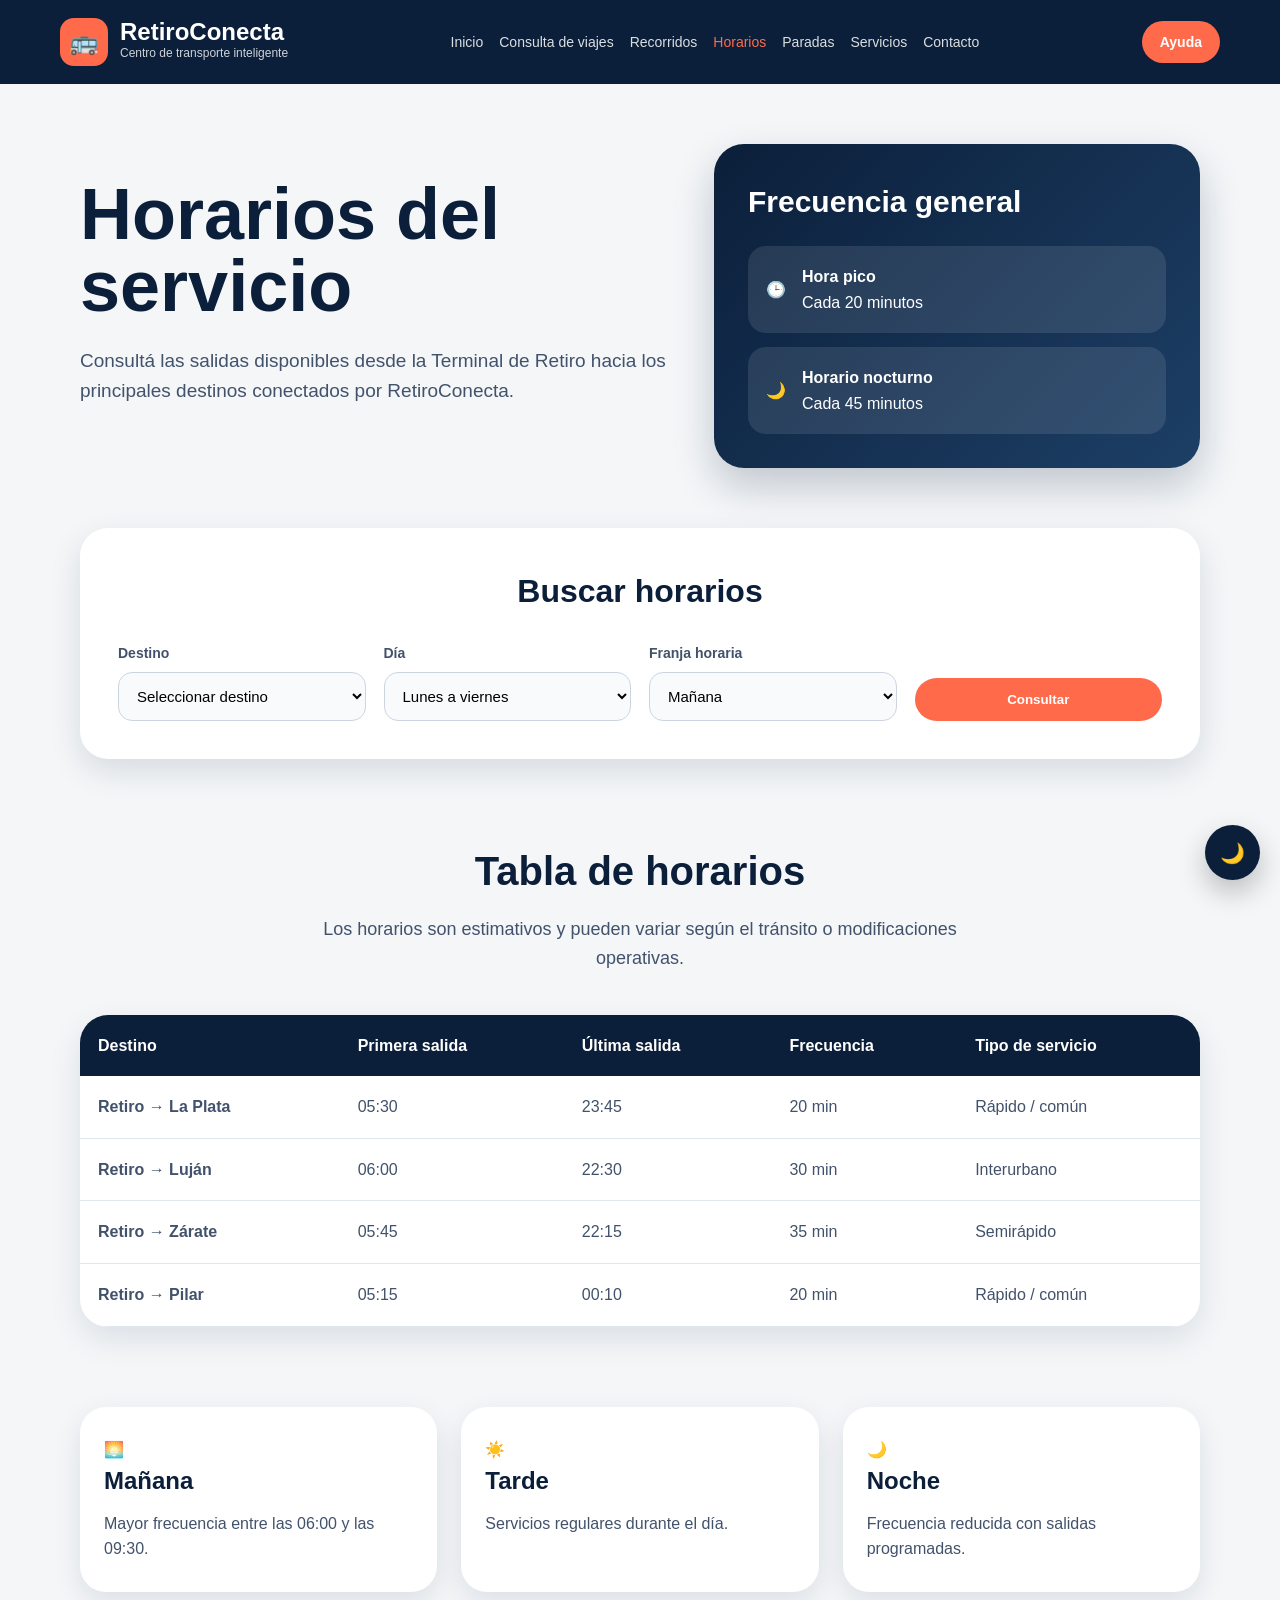
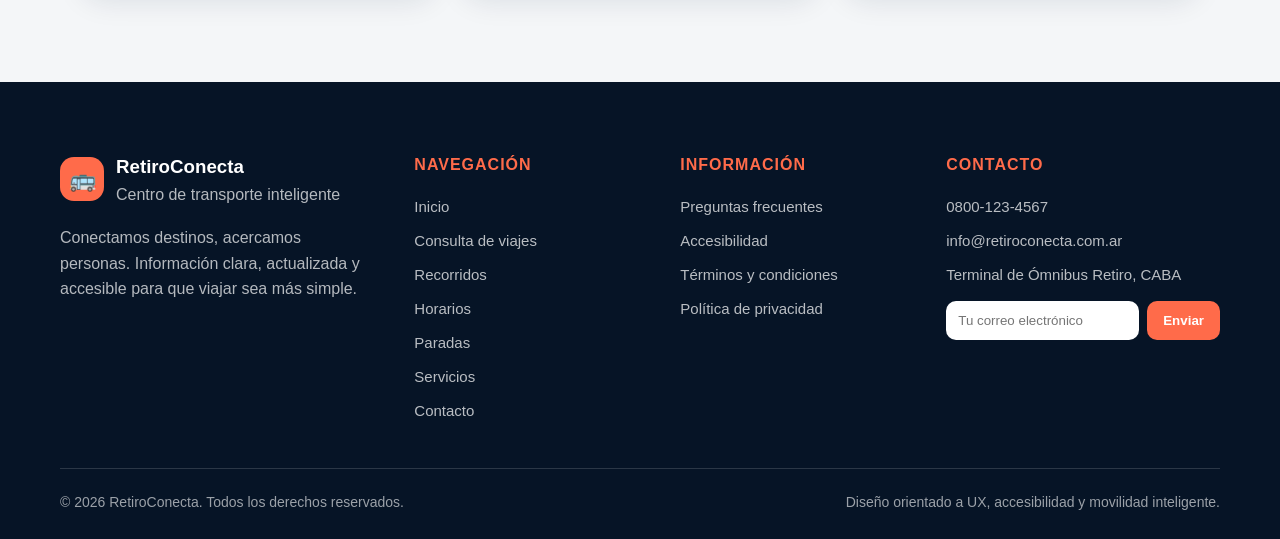
<file: horarios.html>
<!DOCTYPE html>
<html lang="es">
<head>
  <meta charset="UTF-8">
  <meta name="viewport" content="width=device-width, initial-scale=1.0">
  <title>RetiroConecta | Horarios</title>
  <link rel="stylesheet" href="styles.css">
</head>
<body>
  <header class="header">
    <nav class="navbar">
      <a href="index.html" class="logo">
        <div class="logo-icon">🚌</div>
        <div>
          <h1>RetiroConecta</h1>
          <p>Centro de transporte inteligente</p>
        </div>
      </a>

      <ul class="nav-links">
        <li><a href="index.html">Inicio</a></li>
        <li><a href="consulta-viajes.html">Consulta de viajes</a></li>
        <li><a href="recorridos.html">Recorridos</a></li>
        <li><a href="horarios.html" class="activo">Horarios</a></li>
        <li><a href="paradas.html">Paradas</a></li>
        <li><a href="servicios.html">Servicios</a></li>
        <li><a href="contacto.html">Contacto</a></li>
      </ul>

      <button class="menu-toggle" type="button" aria-label="Abrir menú de navegación" aria-expanded="false">
        <span></span>
        <span></span>
        <span></span>
      </button>

      <a href="contacto.html" class="btn-cuenta">Ayuda</a>
    </nav>
  </header>

  <main>
    <section class="horarios-hero">
      <div class="horarios-hero-texto">
        <h2>Horarios del servicio</h2>
        <p>Consultá las salidas disponibles desde la Terminal de Retiro hacia los principales destinos conectados por RetiroConecta.</p>
      </div>
      <div class="horarios-resumen">
        <h3>Frecuencia general</h3>
        <div class="resumen-item"><span>🕒</span><div><strong>Hora pico</strong><p>Cada 20 minutos</p></div></div>
        <div class="resumen-item"><span>🌙</span><div><strong>Horario nocturno</strong><p>Cada 45 minutos</p></div></div>
      </div>
    </section>

    <section class="filtros-horarios">
      <h2>Buscar horarios</h2>
      <form>
        <div class="campo"><label for="destino">Destino</label><select id="destino"><option>Seleccionar destino</option><option>La Plata</option><option>Luján</option><option>Zárate</option><option>Pilar</option></select></div>
        <div class="campo"><label for="dia">Día</label><select id="dia"><option>Lunes a viernes</option><option>Sábados</option><option>Domingos y feriados</option></select></div>
        <div class="campo"><label for="turno">Franja horaria</label><select id="turno"><option>Mañana</option><option>Tarde</option><option>Noche</option></select></div>
        <button type="submit" class="btn-principal">Consultar</button>
      </form>
    </section>

    <section class="tabla-section">
      <div class="section-title"><h2>Tabla de horarios</h2><p>Los horarios son estimativos y pueden variar según el tránsito o modificaciones operativas.</p></div>
      <div class="tabla-contenedor">
        <table>
          <thead><tr><th>Destino</th><th>Primera salida</th><th>Última salida</th><th>Frecuencia</th><th>Tipo de servicio</th></tr></thead>
          <tbody>
            <tr><td><a href="https://camilabraganza.github.io/RetiroConecta---Retiro---La-Plata/" target="_blank" rel="noopener" class="link-tabla">Retiro → La Plata</a></td><td>05:30</td><td>23:45</td><td>20 min</td><td>Rápido / común</td></tr>
            <tr><td><a href="https://martinagiu2014-cyber.github.io/PAGINA-WEB-DE-TRANSPORTE/" target="_blank" rel="noopener" class="link-tabla">Retiro → Luján</a></td><td>06:00</td><td>22:30</td><td>30 min</td><td>Interurbano</td></tr>
            <tr><td><a href="https://carogranda.github.io/TPRuta3/" target="_blank" rel="noopener" class="link-tabla">Retiro → Zárate</a></td><td>05:45</td><td>22:15</td><td>35 min</td><td>Semirápido</td></tr>
            <tr><td><a href="https://aquintero102.github.io/ruta_4/" target="_blank" rel="noopener" class="link-tabla">Retiro → Pilar</a></td><td>05:15</td><td>00:10</td><td>20 min</td><td>Rápido / común</td></tr>
          </tbody>
        </table>
      </div>
    </section>

    <section class="horarios-cards">
      <article class="horario-card"><span>🌅</span><h3>Mañana</h3><p>Mayor frecuencia entre las 06:00 y las 09:30.</p></article>
      <article class="horario-card"><span>☀️</span><h3>Tarde</h3><p>Servicios regulares durante el día.</p></article>
      <article class="horario-card"><span>🌙</span><h3>Noche</h3><p>Frecuencia reducida con salidas programadas.</p></article>
    </section>
  </main>

  <footer class="footer">
    <div class="footer-contenedor">
      <div class="footer-marca">
        <div class="footer-logo">
          <div class="logo-icon">🚌</div>
          <div>
            <h3>RetiroConecta</h3>
            <p>Centro de transporte inteligente</p>
          </div>
        </div>
        <p>Conectamos destinos, acercamos personas. Información clara, actualizada y accesible para que viajar sea más simple.</p>
      </div>

      <div class="footer-columna">
        <h4>Navegación</h4>
        <ul>
          <li><a href="index.html">Inicio</a></li>
          <li><a href="consulta-viajes.html">Consulta de viajes</a></li>
          <li><a href="recorridos.html">Recorridos</a></li>
          <li><a href="horarios.html">Horarios</a></li>
          <li><a href="paradas.html">Paradas</a></li>
          <li><a href="servicios.html">Servicios</a></li>
          <li><a href="contacto.html">Contacto</a></li>
        </ul>
      </div>

      <div class="footer-columna">
        <h4>Información</h4>
        <ul>
          <li><a href="preguntas-frecuentes.html">Preguntas frecuentes</a></li>
          <li><a href="accesibilidad.html">Accesibilidad</a></li>
          <li><a href="terminos-condiciones.html">Términos y condiciones</a></li>
          <li><a href="politica-privacidad.html">Política de privacidad</a></li>
        </ul>
      </div>

      <div class="footer-columna">
        <h4>Contacto</h4>
        <ul>
          <li>0800-123-4567</li>
          <li>info@retiroconecta.com.ar</li>
          <li>Terminal de Ómnibus Retiro, CABA</li>
        </ul>
        <form class="newsletter">
          <input type="email" placeholder="Tu correo electrónico">
          <button type="submit">Enviar</button>
        </form>
      </div>
    </div>

    <div class="footer-bottom">
      <p>© 2026 RetiroConecta. Todos los derechos reservados.</p>
      <p>Diseño orientado a UX, accesibilidad y movilidad inteligente.</p>
    </div>
  </footer>
    <script src="script.js"></script>
</body>
</html>
</file>
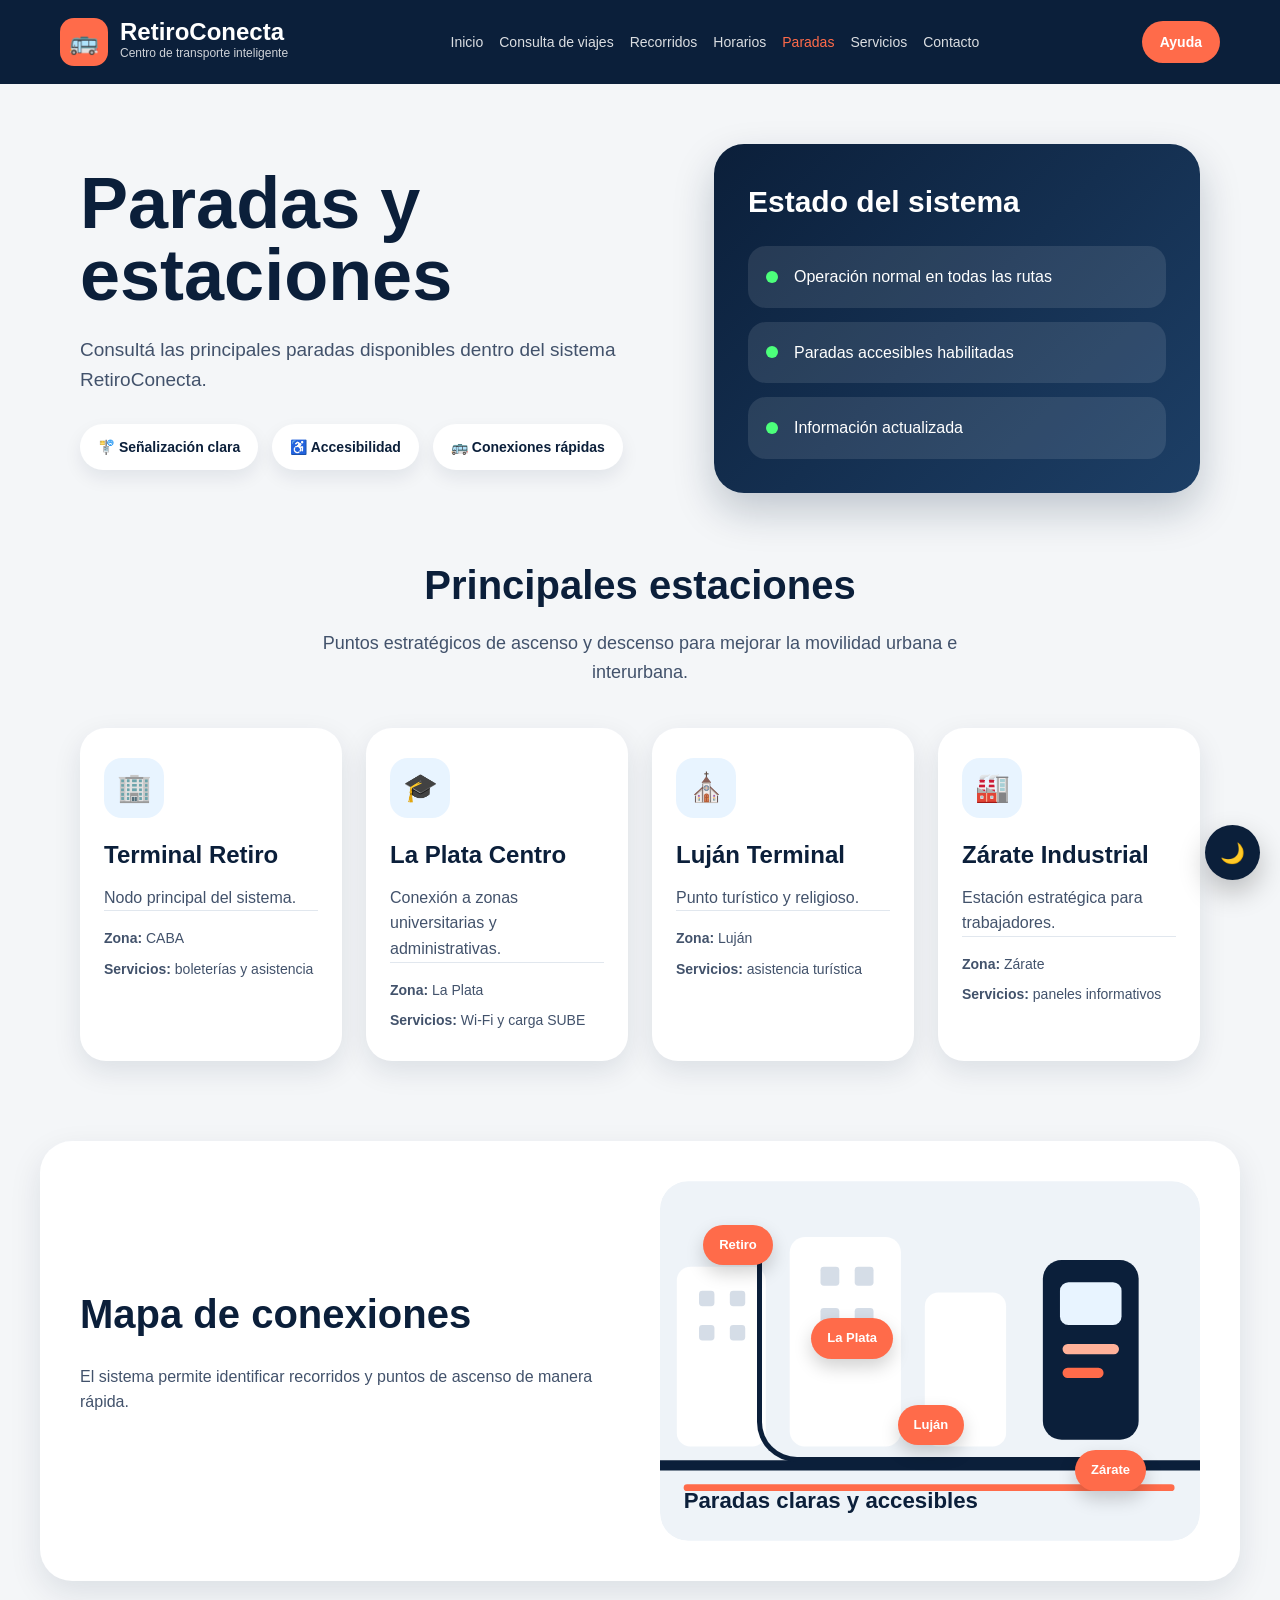
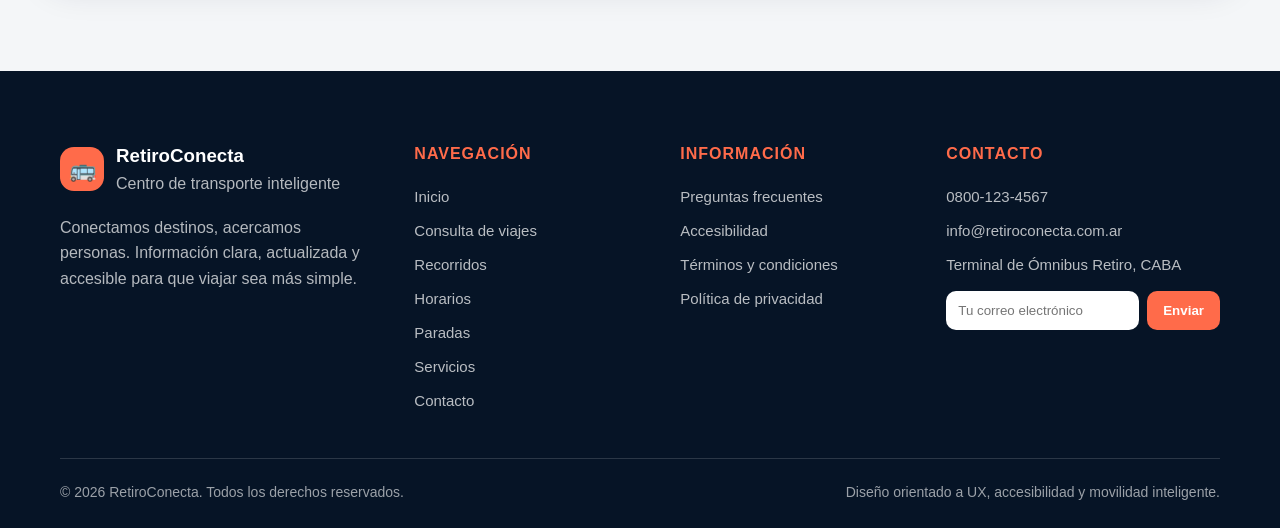
<file: paradas.html>
<!DOCTYPE html>
<html lang="es">
<head>
  <meta charset="UTF-8">
  <meta name="viewport" content="width=device-width, initial-scale=1.0">
  <title>RetiroConecta | Paradas</title>
  <link rel="stylesheet" href="styles.css">
</head>
<body>
  <header class="header">
    <nav class="navbar">
      <a href="index.html" class="logo">
        <div class="logo-icon">🚌</div>
        <div>
          <h1>RetiroConecta</h1>
          <p>Centro de transporte inteligente</p>
        </div>
      </a>

      <ul class="nav-links">
        <li><a href="index.html">Inicio</a></li>
        <li><a href="consulta-viajes.html">Consulta de viajes</a></li>
        <li><a href="recorridos.html">Recorridos</a></li>
        <li><a href="horarios.html">Horarios</a></li>
        <li><a href="paradas.html" class="activo">Paradas</a></li>
        <li><a href="servicios.html">Servicios</a></li>
        <li><a href="contacto.html">Contacto</a></li>
      </ul>

      <button class="menu-toggle" type="button" aria-label="Abrir menú de navegación" aria-expanded="false">
        <span></span>
        <span></span>
        <span></span>
      </button>

      <a href="contacto.html" class="btn-cuenta">Ayuda</a>
    </nav>
  </header>

  <main>
    <section class="paradas-hero">
      <div class="paradas-hero-texto">
        <h2>Paradas y estaciones</h2>
        <p>Consultá las principales paradas disponibles dentro del sistema RetiroConecta.</p>
        <div class="hero-tags"><span>🚏 Señalización clara</span><span>♿ Accesibilidad</span><span>🚌 Conexiones rápidas</span></div>
      </div>
      <div class="paradas-panel">
        <h3>Estado del sistema</h3>
        <div class="estado-item"><span class="estado-dot"></span><p>Operación normal en todas las rutas</p></div>
        <div class="estado-item"><span class="estado-dot"></span><p>Paradas accesibles habilitadas</p></div>
        <div class="estado-item"><span class="estado-dot"></span><p>Información actualizada</p></div>
      </div>
    </section>

    <section class="paradas-grid-section">
      <div class="section-title"><h2>Principales estaciones</h2><p>Puntos estratégicos de ascenso y descenso para mejorar la movilidad urbana e interurbana.</p></div>
      <div class="paradas-grid">
        <article class="parada-card"><div class="parada-icono">🏢</div><h3>Terminal Retiro</h3><p>Nodo principal del sistema.</p><div class="parada-info"><span><strong>Zona:</strong> CABA</span><span><strong>Servicios:</strong> boleterías y asistencia</span></div></article>
        <article class="parada-card"><div class="parada-icono">🎓</div><h3><a href="https://camilabraganza.github.io/RetiroConecta---Retiro---La-Plata/" target="_blank" rel="noopener" class="link-titulo">La Plata Centro</a></h3><p>Conexión a zonas universitarias y administrativas.</p><div class="parada-info"><span><strong>Zona:</strong> La Plata</span><span><strong>Servicios:</strong> Wi-Fi y carga SUBE</span></div></article>
        <article class="parada-card"><div class="parada-icono">⛪</div><h3><a href="https://martinagiu2014-cyber.github.io/PAGINA-WEB-DE-TRANSPORTE/" target="_blank" rel="noopener" class="link-titulo">Luján Terminal</a></h3><p>Punto turístico y religioso.</p><div class="parada-info"><span><strong>Zona:</strong> Luján</span><span><strong>Servicios:</strong> asistencia turística</span></div></article>
        <article class="parada-card"><div class="parada-icono">🏭</div><h3><a href="https://carogranda.github.io/TPRuta3/" target="_blank" rel="noopener" class="link-titulo">Zárate Industrial</a></h3><p>Estación estratégica para trabajadores.</p><div class="parada-info"><span><strong>Zona:</strong> Zárate</span><span><strong>Servicios:</strong> paneles informativos</span></div></article>
      </div>
    </section>

    <section class="mapa-paradas">
      <div class="mapa-texto"><h2>Mapa de conexiones</h2><p>El sistema permite identificar recorridos y puntos de ascenso de manera rápida.</p></div>
      <div class="mapa-visual mapa-visual-con-fondo"><img src="assets/paradas-urbanas.svg" alt="Ilustración de paradas urbanas accesibles" class="imagen-mapa-fondo"><div class="linea-mapa"></div><div class="parada-mapa parada-1">Retiro</div><a href="https://camilabraganza.github.io/RetiroConecta---Retiro---La-Plata/" target="_blank" rel="noopener" class="parada-mapa parada-2">La Plata</a><a href="https://martinagiu2014-cyber.github.io/PAGINA-WEB-DE-TRANSPORTE/" target="_blank" rel="noopener" class="parada-mapa parada-3">Luján</a><a href="https://carogranda.github.io/TPRuta3/" target="_blank" rel="noopener" class="parada-mapa parada-4">Zárate</a></div>
    </section>
  </main>

  <footer class="footer">
    <div class="footer-contenedor">
      <div class="footer-marca">
        <div class="footer-logo">
          <div class="logo-icon">🚌</div>
          <div>
            <h3>RetiroConecta</h3>
            <p>Centro de transporte inteligente</p>
          </div>
        </div>
        <p>Conectamos destinos, acercamos personas. Información clara, actualizada y accesible para que viajar sea más simple.</p>
      </div>

      <div class="footer-columna">
        <h4>Navegación</h4>
        <ul>
          <li><a href="index.html">Inicio</a></li>
          <li><a href="consulta-viajes.html">Consulta de viajes</a></li>
          <li><a href="recorridos.html">Recorridos</a></li>
          <li><a href="horarios.html">Horarios</a></li>
          <li><a href="paradas.html">Paradas</a></li>
          <li><a href="servicios.html">Servicios</a></li>
          <li><a href="contacto.html">Contacto</a></li>
        </ul>
      </div>

      <div class="footer-columna">
        <h4>Información</h4>
        <ul>
          <li><a href="preguntas-frecuentes.html">Preguntas frecuentes</a></li>
          <li><a href="accesibilidad.html">Accesibilidad</a></li>
          <li><a href="terminos-condiciones.html">Términos y condiciones</a></li>
          <li><a href="politica-privacidad.html">Política de privacidad</a></li>
        </ul>
      </div>

      <div class="footer-columna">
        <h4>Contacto</h4>
        <ul>
          <li>0800-123-4567</li>
          <li>info@retiroconecta.com.ar</li>
          <li>Terminal de Ómnibus Retiro, CABA</li>
        </ul>
        <form class="newsletter">
          <input type="email" placeholder="Tu correo electrónico">
          <button type="submit">Enviar</button>
        </form>
      </div>
    </div>

    <div class="footer-bottom">
      <p>© 2026 RetiroConecta. Todos los derechos reservados.</p>
      <p>Diseño orientado a UX, accesibilidad y movilidad inteligente.</p>
    </div>
  </footer>
    <script src="script.js"></script>
</body>
</html>
</file>
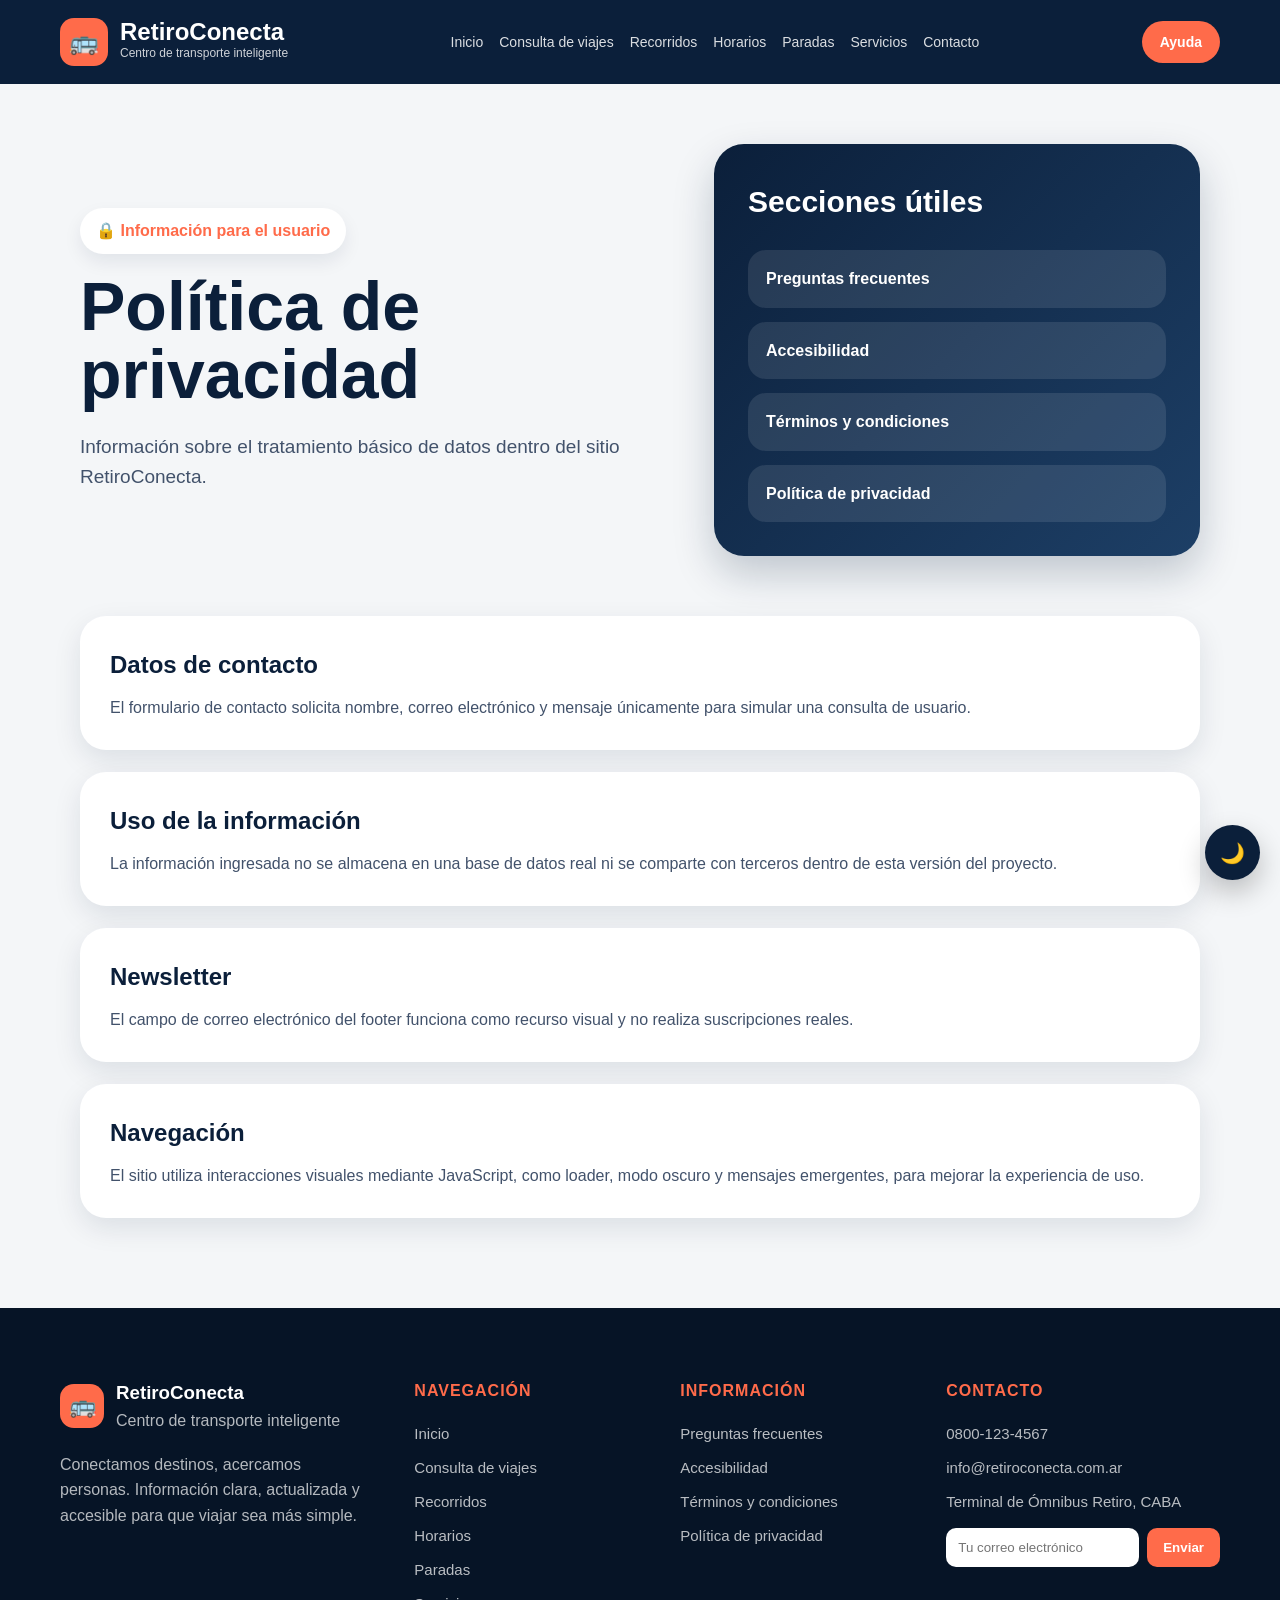
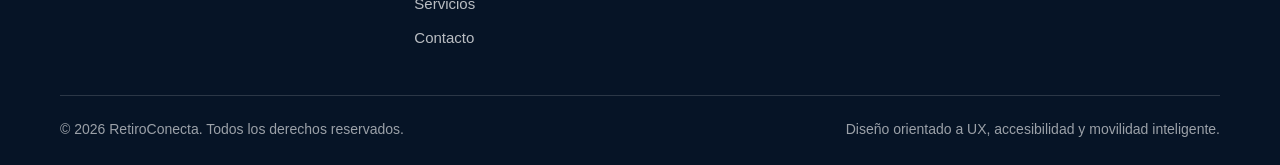
<file: politica-privacidad.html>
<!DOCTYPE html>
<html lang="es">
<head>
  <meta charset="UTF-8">
  <meta name="viewport" content="width=device-width, initial-scale=1.0">
  <title>RetiroConecta | Política de privacidad</title>
  <link rel="stylesheet" href="styles.css">
</head>
<body>
  <header class="header">
    <nav class="navbar">
      <a href="index.html" class="logo">
        <div class="logo-icon">🚌</div>
        <div>
          <h1>RetiroConecta</h1>
          <p>Centro de transporte inteligente</p>
        </div>
      </a>

      <ul class="nav-links">
        <li><a href="index.html">Inicio</a></li>
        <li><a href="consulta-viajes.html">Consulta de viajes</a></li>
        <li><a href="recorridos.html">Recorridos</a></li>
        <li><a href="horarios.html">Horarios</a></li>
        <li><a href="paradas.html">Paradas</a></li>
        <li><a href="servicios.html">Servicios</a></li>
        <li><a href="contacto.html">Contacto</a></li>
      </ul>

      <button class="menu-toggle" type="button" aria-label="Abrir menú de navegación" aria-expanded="false">
        <span></span>
        <span></span>
        <span></span>
      </button>

      <a href="contacto.html" class="btn-cuenta">Ayuda</a>
    </nav>
  </header>

  <main>
    <section class="info-hero">
      <div class="info-hero-texto">
        <span class="info-kicker">🔒 Información para el usuario</span>
        <h2>Política de privacidad</h2>
        <p>Información sobre el tratamiento básico de datos dentro del sitio RetiroConecta.</p>
      </div>
      <div class="info-panel">
        <h3>Secciones útiles</h3>
        <a href="preguntas-frecuentes.html">Preguntas frecuentes</a>
        <a href="accesibilidad.html">Accesibilidad</a>
        <a href="terminos-condiciones.html">Términos y condiciones</a>
        <a href="politica-privacidad.html">Política de privacidad</a>
      </div>
    </section>

    <section class="info-contenido">
      <article class="info-bloque"><h3>Datos de contacto</h3><p>El formulario de contacto solicita nombre, correo electrónico y mensaje únicamente para simular una consulta de usuario.</p></article>
      <article class="info-bloque"><h3>Uso de la información</h3><p>La información ingresada no se almacena en una base de datos real ni se comparte con terceros dentro de esta versión del proyecto.</p></article>
      <article class="info-bloque"><h3>Newsletter</h3><p>El campo de correo electrónico del footer funciona como recurso visual y no realiza suscripciones reales.</p></article>
      <article class="info-bloque"><h3>Navegación</h3><p>El sitio utiliza interacciones visuales mediante JavaScript, como loader, modo oscuro y mensajes emergentes, para mejorar la experiencia de uso.</p></article>
    </section>

  </main>

  <footer class="footer">
    <div class="footer-contenedor">
      <div class="footer-marca">
        <div class="footer-logo">
          <div class="logo-icon">🚌</div>
          <div>
            <h3>RetiroConecta</h3>
            <p>Centro de transporte inteligente</p>
          </div>
        </div>
        <p>Conectamos destinos, acercamos personas. Información clara, actualizada y accesible para que viajar sea más simple.</p>
      </div>

      <div class="footer-columna">
        <h4>Navegación</h4>
        <ul>
          <li><a href="index.html">Inicio</a></li>
          <li><a href="consulta-viajes.html">Consulta de viajes</a></li>
          <li><a href="recorridos.html">Recorridos</a></li>
          <li><a href="horarios.html">Horarios</a></li>
          <li><a href="paradas.html">Paradas</a></li>
          <li><a href="servicios.html">Servicios</a></li>
          <li><a href="contacto.html">Contacto</a></li>
        </ul>
      </div>

      <div class="footer-columna">
        <h4>Información</h4>
        <ul>
          <li><a href="preguntas-frecuentes.html">Preguntas frecuentes</a></li>
          <li><a href="accesibilidad.html">Accesibilidad</a></li>
          <li><a href="terminos-condiciones.html">Términos y condiciones</a></li>
          <li><a href="politica-privacidad.html">Política de privacidad</a></li>
        </ul>
      </div>

      <div class="footer-columna">
        <h4>Contacto</h4>
        <ul>
          <li>0800-123-4567</li>
          <li>info@retiroconecta.com.ar</li>
          <li>Terminal de Ómnibus Retiro, CABA</li>
        </ul>
        <form class="newsletter">
          <input type="email" placeholder="Tu correo electrónico">
          <button type="submit">Enviar</button>
        </form>
      </div>
    </div>

    <div class="footer-bottom">
      <p>© 2026 RetiroConecta. Todos los derechos reservados.</p>
      <p>Diseño orientado a UX, accesibilidad y movilidad inteligente.</p>
    </div>
  </footer>
  <script src="script.js"></script>
</body>
</html>
</file>
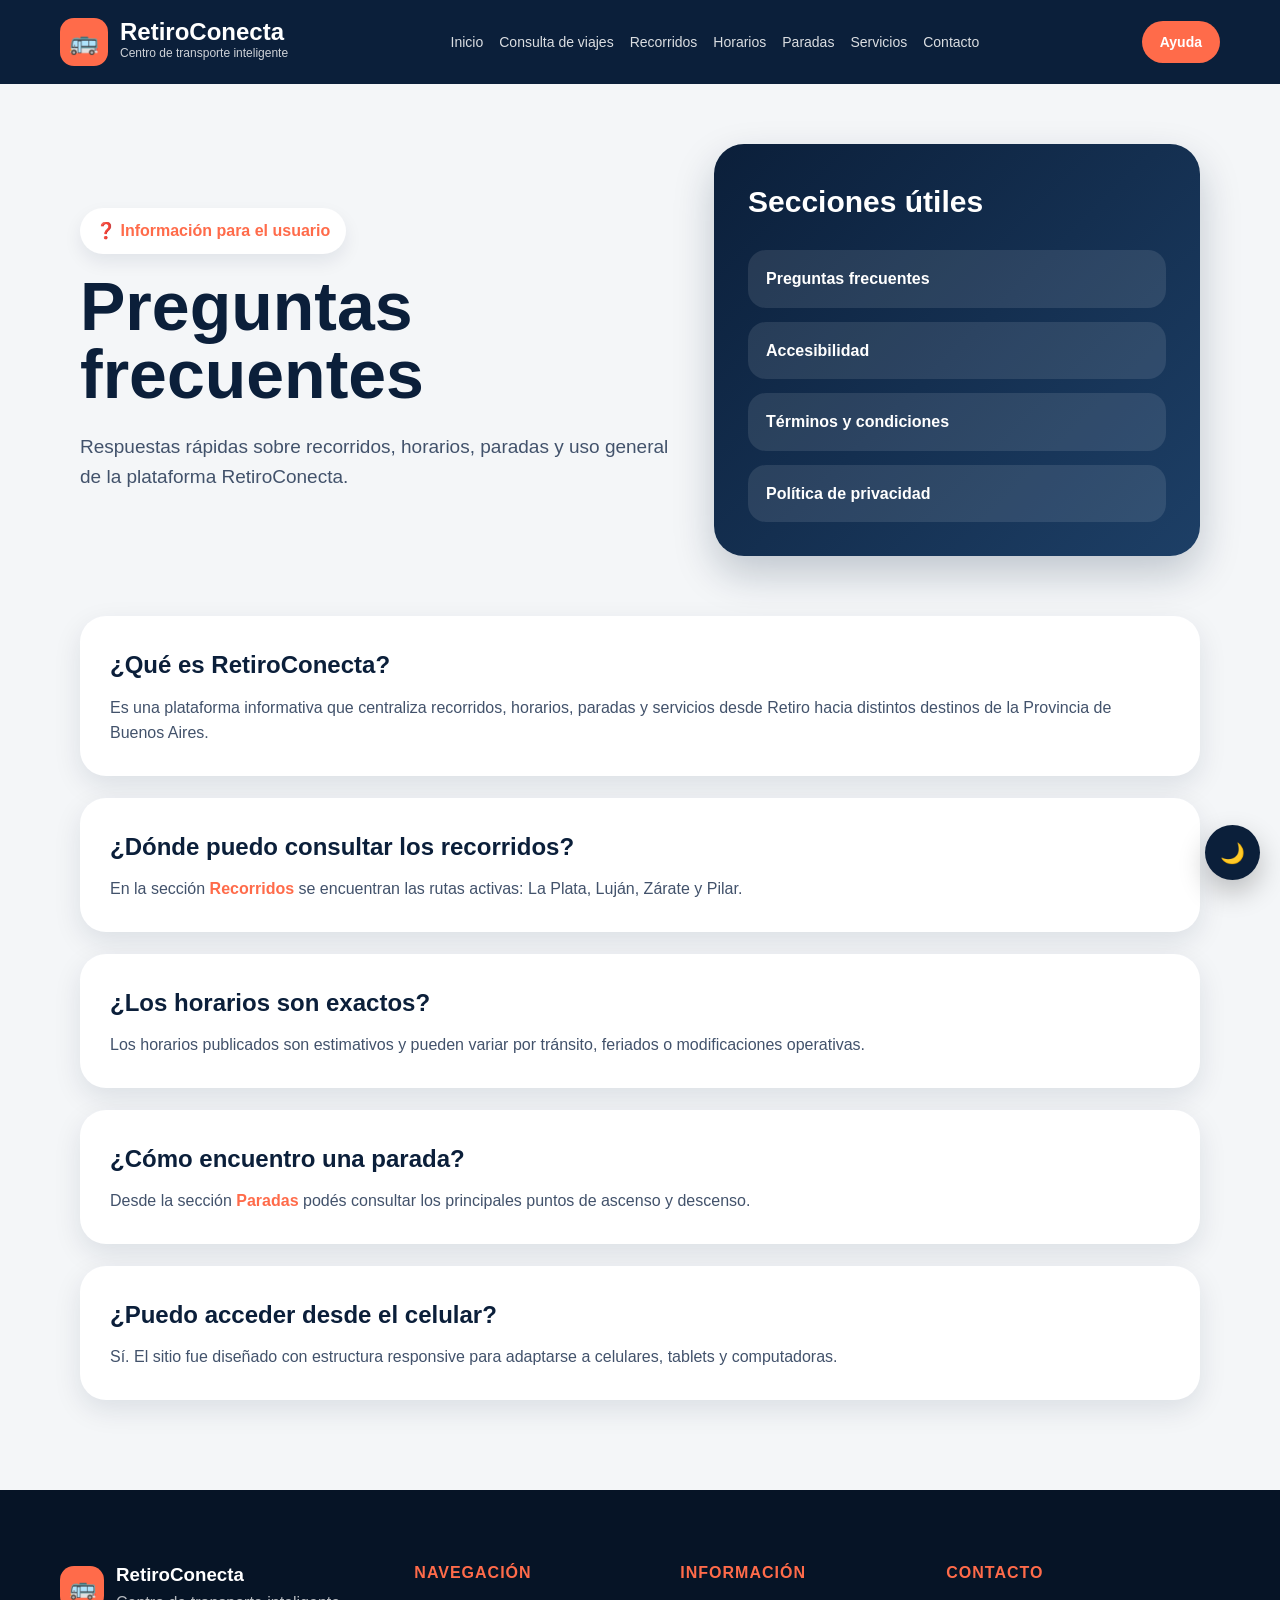
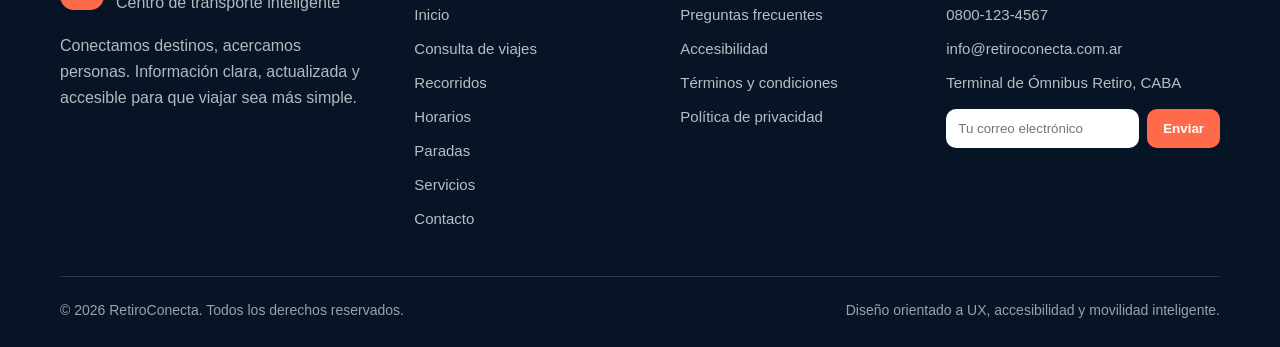
<file: preguntas-frecuentes.html>
<!DOCTYPE html>
<html lang="es">
<head>
  <meta charset="UTF-8">
  <meta name="viewport" content="width=device-width, initial-scale=1.0">
  <title>RetiroConecta | Preguntas frecuentes</title>
  <link rel="stylesheet" href="styles.css">
</head>
<body>
  <header class="header">
    <nav class="navbar">
      <a href="index.html" class="logo">
        <div class="logo-icon">🚌</div>
        <div>
          <h1>RetiroConecta</h1>
          <p>Centro de transporte inteligente</p>
        </div>
      </a>

      <ul class="nav-links">
        <li><a href="index.html">Inicio</a></li>
        <li><a href="consulta-viajes.html">Consulta de viajes</a></li>
        <li><a href="recorridos.html">Recorridos</a></li>
        <li><a href="horarios.html">Horarios</a></li>
        <li><a href="paradas.html">Paradas</a></li>
        <li><a href="servicios.html">Servicios</a></li>
        <li><a href="contacto.html">Contacto</a></li>
      </ul>

      <button class="menu-toggle" type="button" aria-label="Abrir menú de navegación" aria-expanded="false">
        <span></span>
        <span></span>
        <span></span>
      </button>

      <a href="contacto.html" class="btn-cuenta">Ayuda</a>
    </nav>
  </header>

  <main>
    <section class="info-hero">
      <div class="info-hero-texto">
        <span class="info-kicker">❓ Información para el usuario</span>
        <h2>Preguntas frecuentes</h2>
        <p>Respuestas rápidas sobre recorridos, horarios, paradas y uso general de la plataforma RetiroConecta.</p>
      </div>
      <div class="info-panel">
        <h3>Secciones útiles</h3>
        <a href="preguntas-frecuentes.html">Preguntas frecuentes</a>
        <a href="accesibilidad.html">Accesibilidad</a>
        <a href="terminos-condiciones.html">Términos y condiciones</a>
        <a href="politica-privacidad.html">Política de privacidad</a>
      </div>
    </section>

    <section class="info-contenido">
      <article class="info-bloque"><h3>¿Qué es RetiroConecta?</h3><p>Es una plataforma informativa que centraliza recorridos, horarios, paradas y servicios desde Retiro hacia distintos destinos de la Provincia de Buenos Aires.</p></article>
      <article class="info-bloque"><h3>¿Dónde puedo consultar los recorridos?</h3><p>En la sección <a href="recorridos.html">Recorridos</a> se encuentran las rutas activas: La Plata, Luján, Zárate y Pilar.</p></article>
      <article class="info-bloque"><h3>¿Los horarios son exactos?</h3><p>Los horarios publicados son estimativos y pueden variar por tránsito, feriados o modificaciones operativas.</p></article>
      <article class="info-bloque"><h3>¿Cómo encuentro una parada?</h3><p>Desde la sección <a href="paradas.html">Paradas</a> podés consultar los principales puntos de ascenso y descenso.</p></article>
      <article class="info-bloque"><h3>¿Puedo acceder desde el celular?</h3><p>Sí. El sitio fue diseñado con estructura responsive para adaptarse a celulares, tablets y computadoras.</p></article>
    </section>

  </main>

  <footer class="footer">
    <div class="footer-contenedor">
      <div class="footer-marca">
        <div class="footer-logo">
          <div class="logo-icon">🚌</div>
          <div>
            <h3>RetiroConecta</h3>
            <p>Centro de transporte inteligente</p>
          </div>
        </div>
        <p>Conectamos destinos, acercamos personas. Información clara, actualizada y accesible para que viajar sea más simple.</p>
      </div>

      <div class="footer-columna">
        <h4>Navegación</h4>
        <ul>
          <li><a href="index.html">Inicio</a></li>
          <li><a href="consulta-viajes.html">Consulta de viajes</a></li>
          <li><a href="recorridos.html">Recorridos</a></li>
          <li><a href="horarios.html">Horarios</a></li>
          <li><a href="paradas.html">Paradas</a></li>
          <li><a href="servicios.html">Servicios</a></li>
          <li><a href="contacto.html">Contacto</a></li>
        </ul>
      </div>

      <div class="footer-columna">
        <h4>Información</h4>
        <ul>
          <li><a href="preguntas-frecuentes.html">Preguntas frecuentes</a></li>
          <li><a href="accesibilidad.html">Accesibilidad</a></li>
          <li><a href="terminos-condiciones.html">Términos y condiciones</a></li>
          <li><a href="politica-privacidad.html">Política de privacidad</a></li>
        </ul>
      </div>

      <div class="footer-columna">
        <h4>Contacto</h4>
        <ul>
          <li>0800-123-4567</li>
          <li>info@retiroconecta.com.ar</li>
          <li>Terminal de Ómnibus Retiro, CABA</li>
        </ul>
        <form class="newsletter">
          <input type="email" placeholder="Tu correo electrónico">
          <button type="submit">Enviar</button>
        </form>
      </div>
    </div>

    <div class="footer-bottom">
      <p>© 2026 RetiroConecta. Todos los derechos reservados.</p>
      <p>Diseño orientado a UX, accesibilidad y movilidad inteligente.</p>
    </div>
  </footer>
  <script src="script.js"></script>
</body>
</html>
</file>
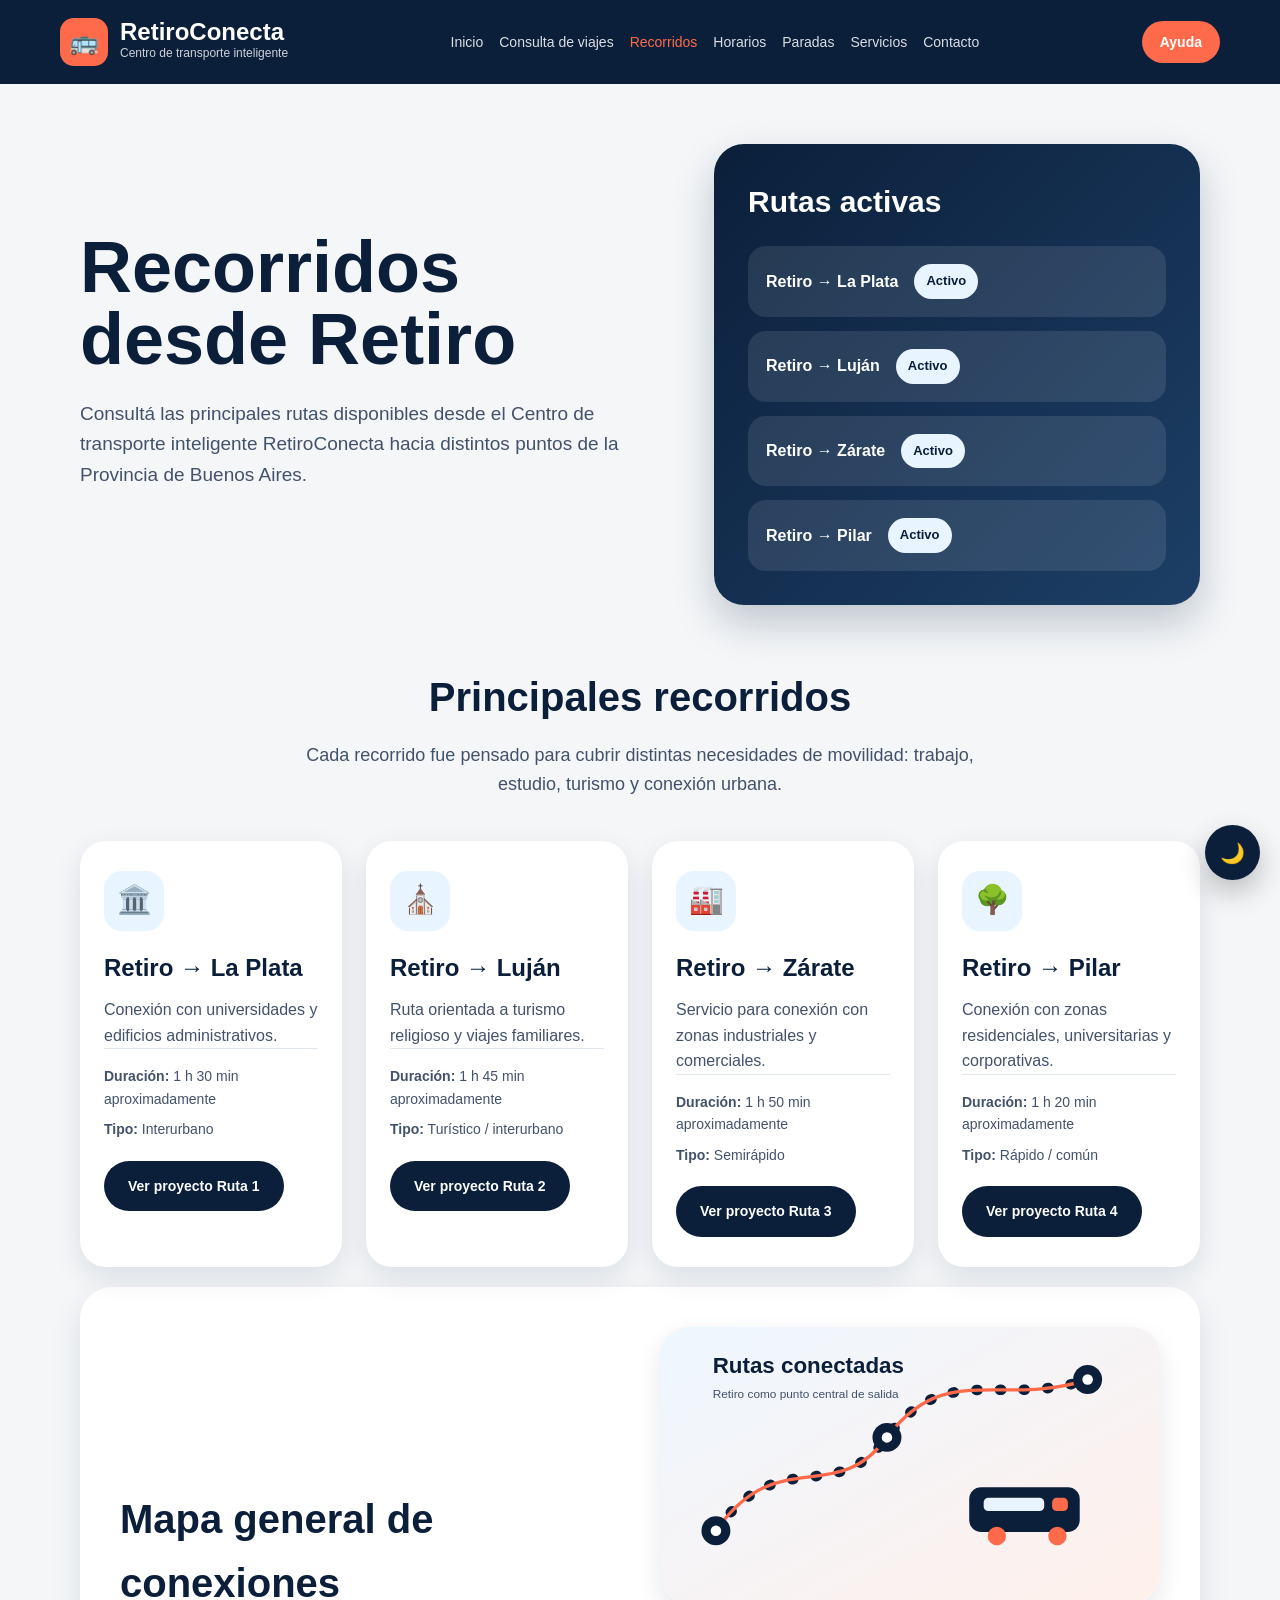
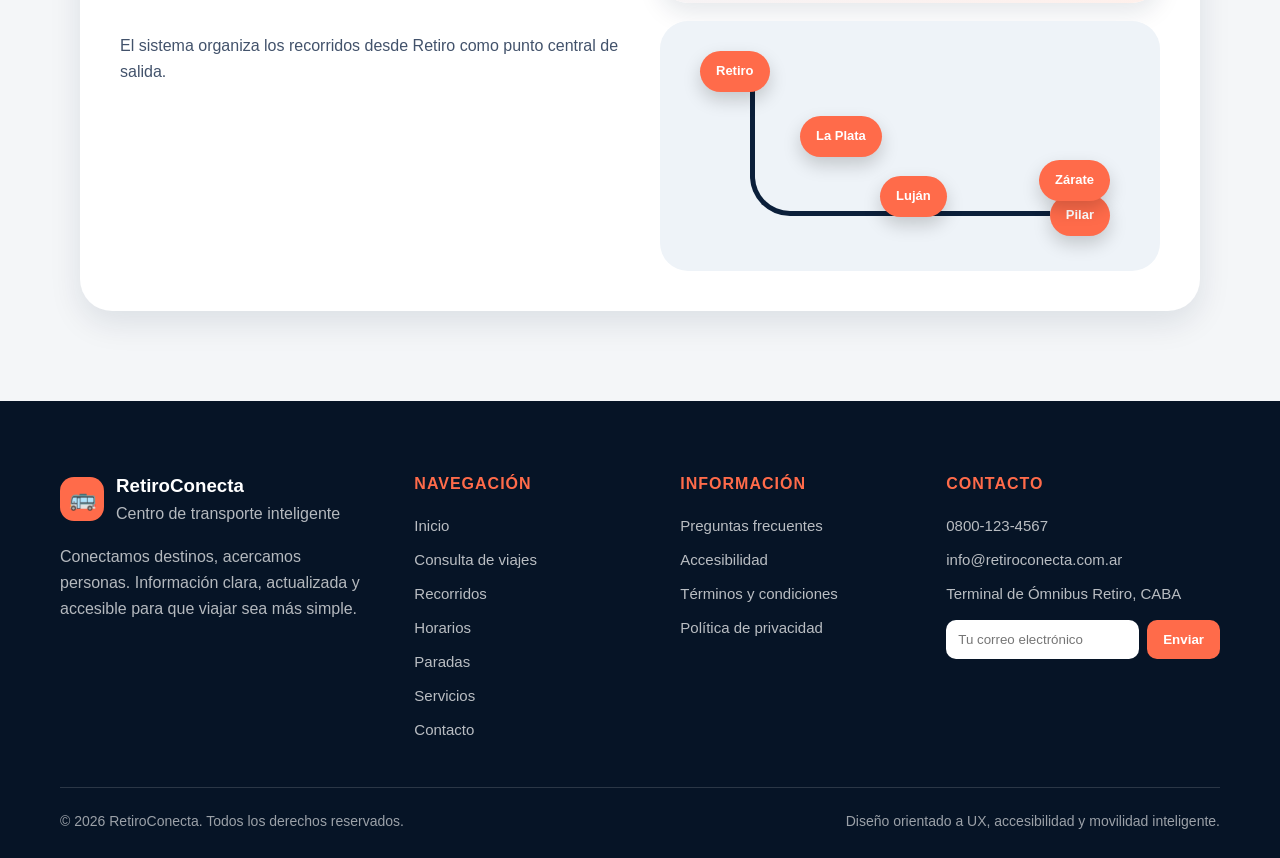
<file: recorridos.html>
<!DOCTYPE html>
<html lang="es">
<head>
  <meta charset="UTF-8">
  <meta name="viewport" content="width=device-width, initial-scale=1.0">
  <title>RetiroConecta | Recorridos</title>
  <link rel="stylesheet" href="styles.css">
</head>
<body>
  <header class="header">
    <nav class="navbar">
      <a href="index.html" class="logo">
        <div class="logo-icon">🚌</div>
        <div>
          <h1>RetiroConecta</h1>
          <p>Centro de transporte inteligente</p>
        </div>
      </a>

      <ul class="nav-links">
        <li><a href="index.html">Inicio</a></li>
        <li><a href="consulta-viajes.html">Consulta de viajes</a></li>
        <li><a href="recorridos.html" class="activo">Recorridos</a></li>
        <li><a href="horarios.html">Horarios</a></li>
        <li><a href="paradas.html">Paradas</a></li>
        <li><a href="servicios.html">Servicios</a></li>
        <li><a href="contacto.html">Contacto</a></li>
      </ul>

      <button class="menu-toggle" type="button" aria-label="Abrir menú de navegación" aria-expanded="false">
        <span></span>
        <span></span>
        <span></span>
      </button>

      <a href="contacto.html" class="btn-cuenta">Ayuda</a>
    </nav>
  </header>

  <main>
    <section class="page-hero">
      <div class="page-hero-texto">
        <h2>Recorridos desde Retiro</h2>
        <p>Consultá las principales rutas disponibles desde el Centro de transporte inteligente RetiroConecta hacia distintos puntos de la Provincia de Buenos Aires.</p>
      </div>
      <div class="hero-panel">
        <h3>Rutas activas</h3>
        <div class="ruta-mini"><strong><a href="https://camilabraganza.github.io/RetiroConecta---Retiro---La-Plata/" target="_blank" rel="noopener" class="link-ruta">Retiro → La Plata</a></strong><span class="estado">Activo</span></div>
        <div class="ruta-mini"><strong><a href="https://martinagiu2014-cyber.github.io/PAGINA-WEB-DE-TRANSPORTE/" target="_blank" rel="noopener" class="link-ruta">Retiro → Luján</a></strong><span class="estado">Activo</span></div>
        <div class="ruta-mini"><strong><a href="https://carogranda.github.io/TPRuta3/" target="_blank" rel="noopener" class="link-ruta">Retiro → Zárate</a></strong><span class="estado">Activo</span></div>
        <div class="ruta-mini"><strong><a href="https://aquintero102.github.io/ruta_4/" target="_blank" rel="noopener" class="link-ruta">Retiro → Pilar</a></strong><span class="estado">Activo</span></div>
      </div>
    </section>

    <section class="contenido">
      <div class="section-title">
        <h2>Principales recorridos</h2>
        <p>Cada recorrido fue pensado para cubrir distintas necesidades de movilidad: trabajo, estudio, turismo y conexión urbana.</p>
      </div>

      <div class="recorridos-grid">
        <article class="recorrido-card"><div class="card-icono">🏛️</div><h3>Retiro → La Plata</h3><p>Conexión con universidades y edificios administrativos.</p><div class="datos-ruta"><span><strong>Duración:</strong> 1 h 30 min aproximadamente</span><span><strong>Tipo:</strong> Interurbano</span></div><a href="https://camilabraganza.github.io/RetiroConecta---Retiro---La-Plata/" target="_blank" rel="noopener" class="btn-card">Ver proyecto Ruta 1</a></article>
        <article class="recorrido-card"><div class="card-icono">⛪</div><h3>Retiro → Luján</h3><p>Ruta orientada a turismo religioso y viajes familiares.</p><div class="datos-ruta"><span><strong>Duración:</strong> 1 h 45 min aproximadamente</span><span><strong>Tipo:</strong> Turístico / interurbano</span></div><a href="https://martinagiu2014-cyber.github.io/PAGINA-WEB-DE-TRANSPORTE/" target="_blank" rel="noopener" class="btn-card">Ver proyecto Ruta 2</a></article>
        <article class="recorrido-card"><div class="card-icono">🏭</div><h3>Retiro → Zárate</h3><p>Servicio para conexión con zonas industriales y comerciales.</p><div class="datos-ruta"><span><strong>Duración:</strong> 1 h 50 min aproximadamente</span><span><strong>Tipo:</strong> Semirápido</span></div><a href="https://carogranda.github.io/TPRuta3/" target="_blank" rel="noopener" class="btn-card">Ver proyecto Ruta 3</a></article>
        <article class="recorrido-card"><div class="card-icono">🌳</div><h3>Retiro → Pilar</h3><p>Conexión con zonas residenciales, universitarias y corporativas.</p><div class="datos-ruta"><span><strong>Duración:</strong> 1 h 20 min aproximadamente</span><span><strong>Tipo:</strong> Rápido / común</span></div><a href="https://aquintero102.github.io/ruta_4/" target="_blank" rel="noopener" class="btn-card">Ver proyecto Ruta 4</a></article>
      </div>

      <div class="mapa-section mapa-section-con-imagen">
        <div class="mapa-texto"><h2>Mapa general de conexiones</h2><p>El sistema organiza los recorridos desde Retiro como punto central de salida.</p></div>
        <div class="mapa-imagen-contenedor">
          <img src="assets/rutas-movilidad.svg" alt="Ilustración de rutas conectadas desde Retiro" class="imagen-mapa">
          <div class="mapa-falso mapa-falso-superpuesto"><div class="mapa-linea"></div><span class="mapa-parada p1">Retiro</span><a href="https://camilabraganza.github.io/RetiroConecta---Retiro---La-Plata/" target="_blank" rel="noopener" class="mapa-parada p2">La Plata</a><a href="https://martinagiu2014-cyber.github.io/PAGINA-WEB-DE-TRANSPORTE/" target="_blank" rel="noopener" class="mapa-parada p3">Luján</a><a href="https://aquintero102.github.io/ruta_4/" target="_blank" rel="noopener" class="mapa-parada p4">Pilar</a> <a href="https://carogranda.github.io/TPRuta3/" target="_blank" rel="noopener" class="mapa-parada p5">Zárate</a></div>
        </div>
      </div>
    </section>
  </main>

  <footer class="footer">
    <div class="footer-contenedor">
      <div class="footer-marca">
        <div class="footer-logo">
          <div class="logo-icon">🚌</div>
          <div>
            <h3>RetiroConecta</h3>
            <p>Centro de transporte inteligente</p>
          </div>
        </div>
        <p>Conectamos destinos, acercamos personas. Información clara, actualizada y accesible para que viajar sea más simple.</p>
      </div>

      <div class="footer-columna">
        <h4>Navegación</h4>
        <ul>
          <li><a href="index.html">Inicio</a></li>
          <li><a href="consulta-viajes.html">Consulta de viajes</a></li>
          <li><a href="recorridos.html">Recorridos</a></li>
          <li><a href="horarios.html">Horarios</a></li>
          <li><a href="paradas.html">Paradas</a></li>
          <li><a href="servicios.html">Servicios</a></li>
          <li><a href="contacto.html">Contacto</a></li>
        </ul>
      </div>

      <div class="footer-columna">
        <h4>Información</h4>
        <ul>
          <li><a href="preguntas-frecuentes.html">Preguntas frecuentes</a></li>
          <li><a href="accesibilidad.html">Accesibilidad</a></li>
          <li><a href="terminos-condiciones.html">Términos y condiciones</a></li>
          <li><a href="politica-privacidad.html">Política de privacidad</a></li>
        </ul>
      </div>

      <div class="footer-columna">
        <h4>Contacto</h4>
        <ul>
          <li>0800-123-4567</li>
          <li>info@retiroconecta.com.ar</li>
          <li>Terminal de Ómnibus Retiro, CABA</li>
        </ul>
        <form class="newsletter">
          <input type="email" placeholder="Tu correo electrónico">
          <button type="submit">Enviar</button>
        </form>
      </div>
    </div>

    <div class="footer-bottom">
      <p>© 2026 RetiroConecta. Todos los derechos reservados.</p>
      <p>Diseño orientado a UX, accesibilidad y movilidad inteligente.</p>
    </div>
  </footer>
    <script src="script.js"></script>
</body>
</html>
</file>
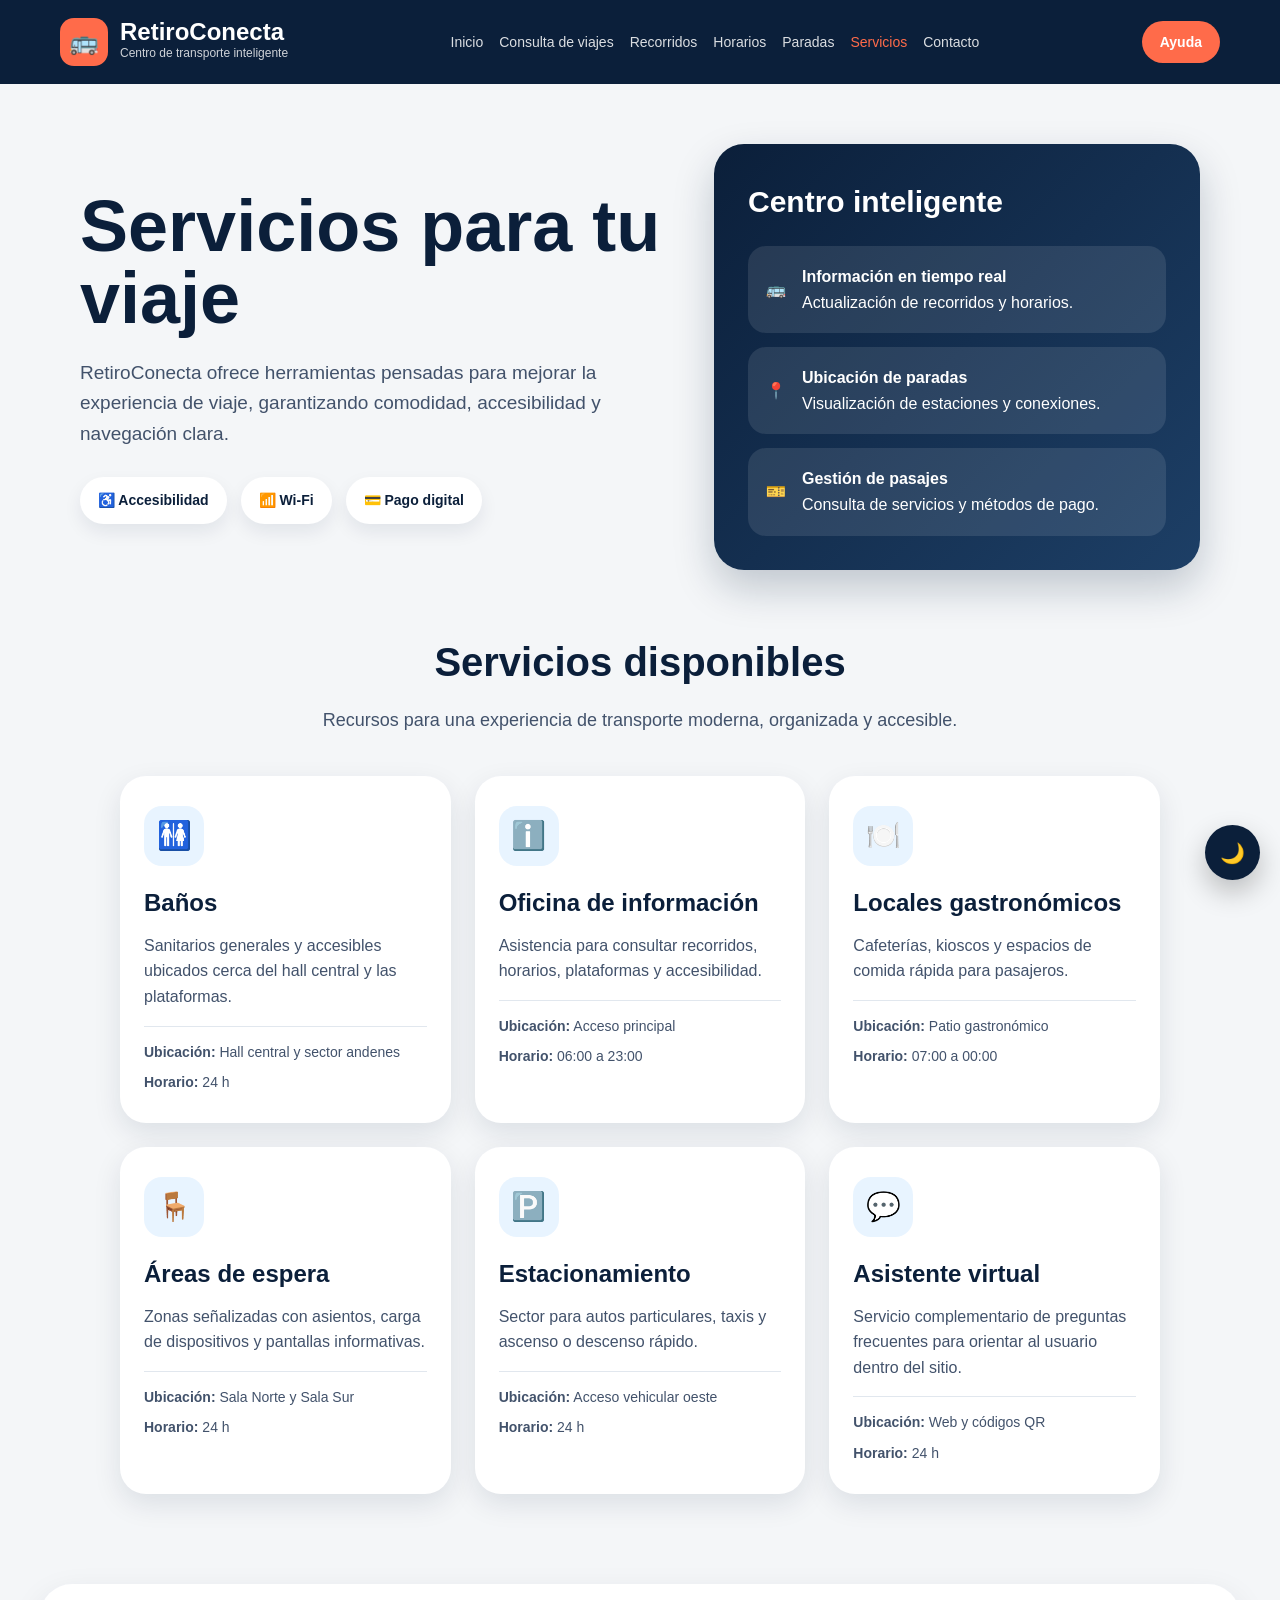
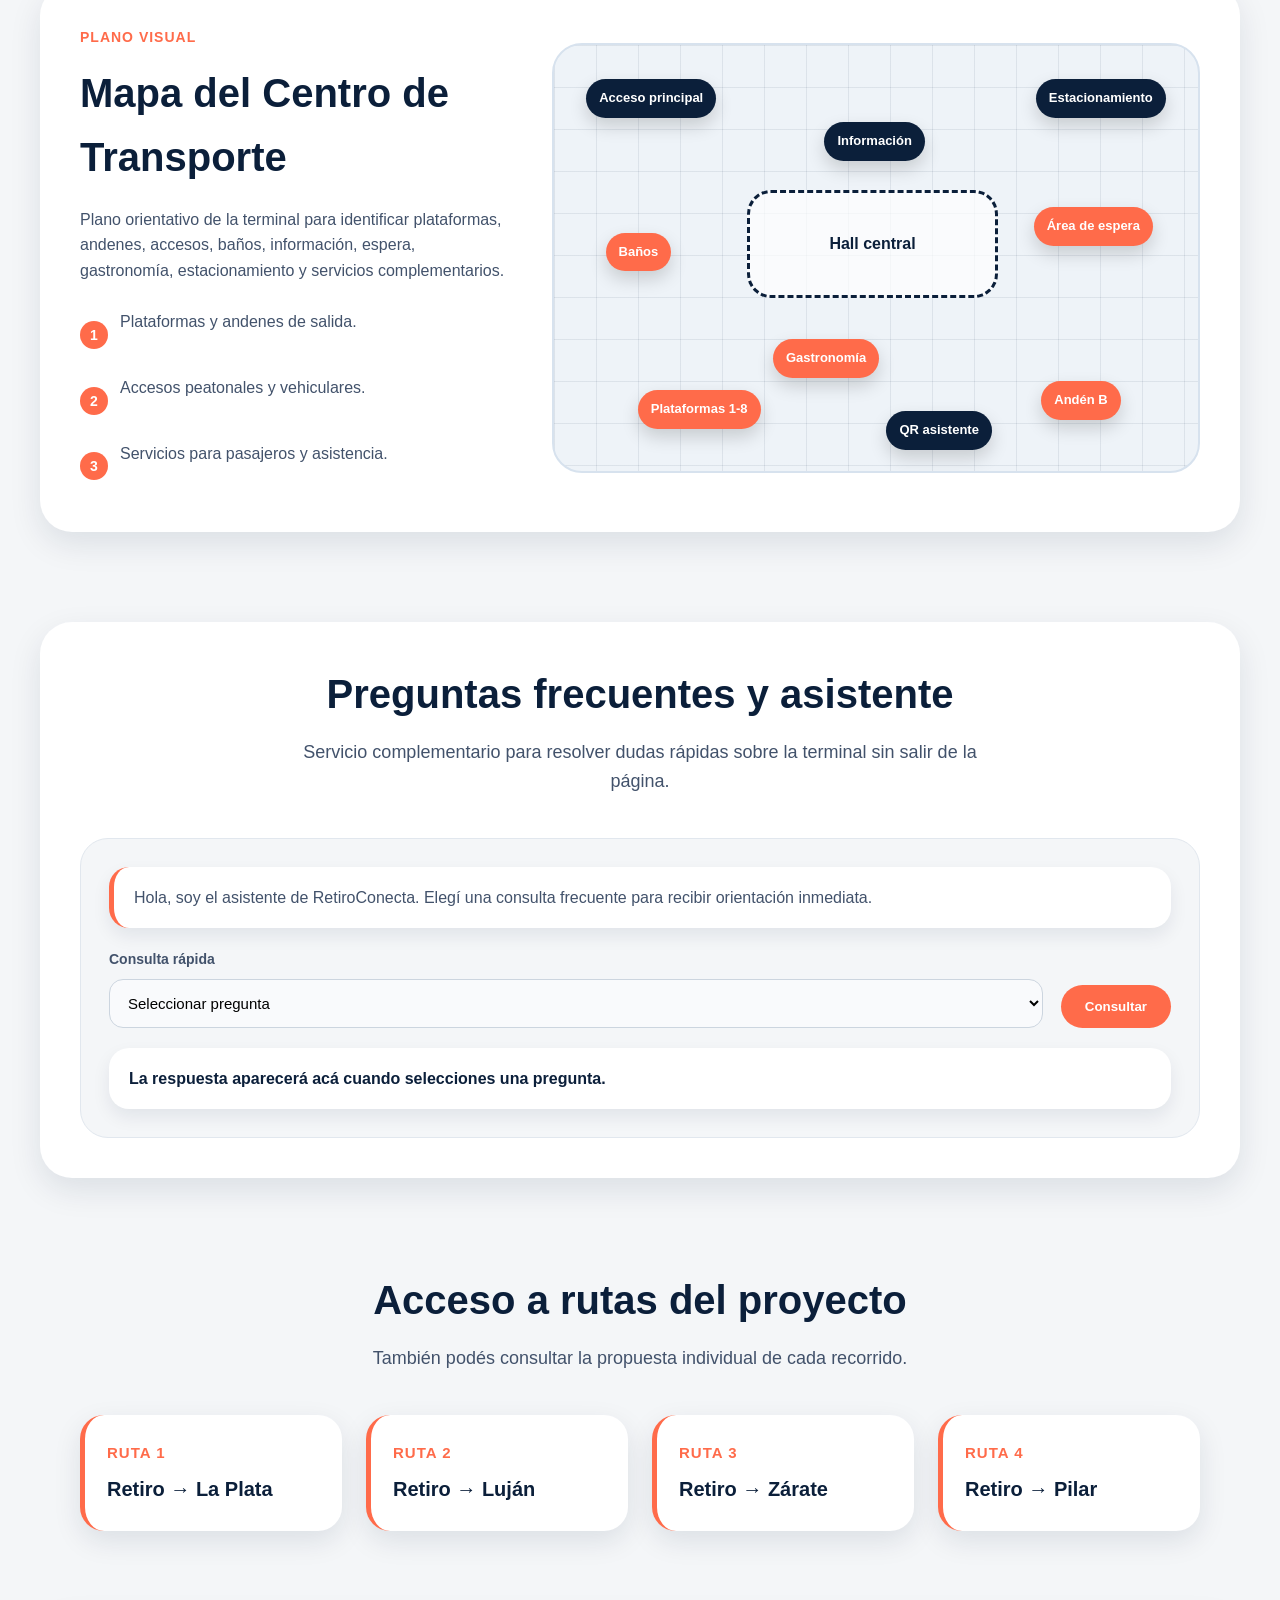
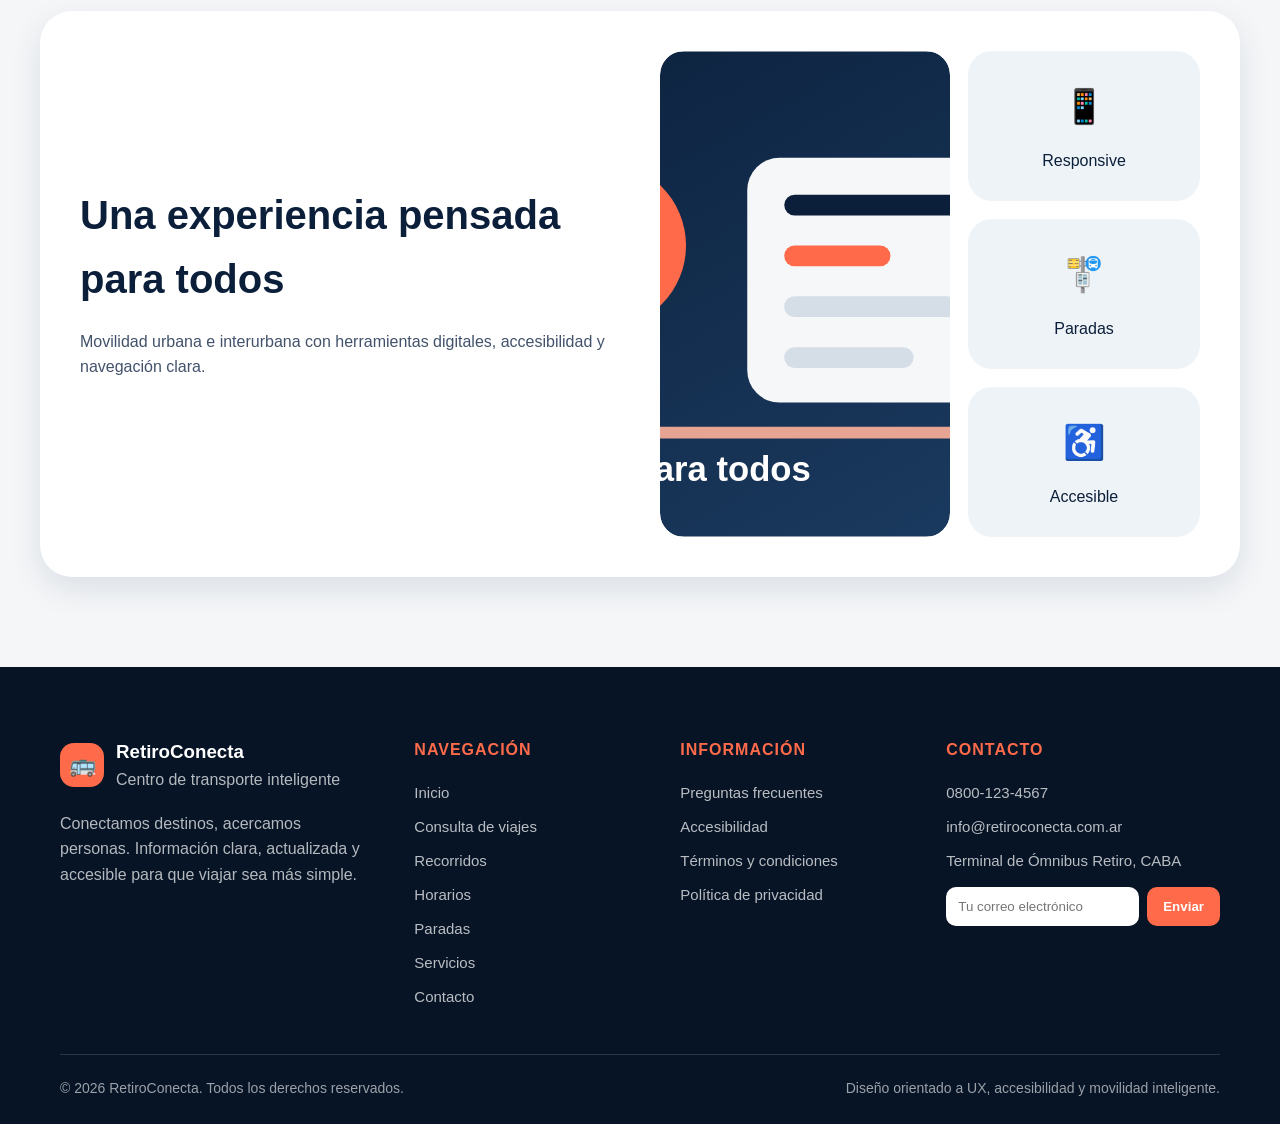
<file: servicios.html>
<!DOCTYPE html>
<html lang="es">
<head>
  <meta charset="UTF-8">
  <meta name="viewport" content="width=device-width, initial-scale=1.0">
  <title>RetiroConecta | Servicios</title>
  <link rel="stylesheet" href="styles.css">
</head>
<body>
  <header class="header">
    <nav class="navbar">
      <a href="index.html" class="logo">
        <div class="logo-icon">🚌</div>
        <div>
          <h1>RetiroConecta</h1>
          <p>Centro de transporte inteligente</p>
        </div>
      </a>

      <ul class="nav-links">
        <li><a href="index.html">Inicio</a></li>
        <li><a href="consulta-viajes.html">Consulta de viajes</a></li>
        <li><a href="recorridos.html">Recorridos</a></li>
        <li><a href="horarios.html">Horarios</a></li>
        <li><a href="paradas.html">Paradas</a></li>
        <li><a href="servicios.html" class="activo">Servicios</a></li>
        <li><a href="contacto.html">Contacto</a></li>
      </ul>

      <button class="menu-toggle" type="button" aria-label="Abrir menú de navegación" aria-expanded="false">
        <span></span>
        <span></span>
        <span></span>
      </button>

      <a href="contacto.html" class="btn-cuenta">Ayuda</a>
    </nav>
  </header>

  <main>
    <section class="servicios-hero">
      <div class="servicios-hero-texto">
        <h2>Servicios para tu viaje</h2>
        <p>RetiroConecta ofrece herramientas pensadas para mejorar la experiencia de viaje, garantizando comodidad, accesibilidad y navegación clara.</p>
        <div class="hero-etiquetas"><span>♿ Accesibilidad</span><span>📶 Wi-Fi</span><span>💳 Pago digital</span></div>
      </div>
      <div class="servicios-panel">
        <h3>Centro inteligente</h3>
        <div class="panel-item"><span>🚌</span><div><strong>Información en tiempo real</strong><p>Actualización de recorridos y horarios.</p></div></div>
        <div class="panel-item"><span>📍</span><div><strong>Ubicación de paradas</strong><p>Visualización de estaciones y conexiones.</p></div></div>
        <div class="panel-item"><span>🎫</span><div><strong>Gestión de pasajes</strong><p>Consulta de servicios y métodos de pago.</p></div></div>
      </div>
    </section>

    <section class="servicios-grid-section">
      <div class="section-title"><h2>Servicios disponibles</h2><p>Recursos para una experiencia de transporte moderna, organizada y accesible.</p></div>
      <div class="servicios-grid">
        <article class="servicio-card"><div class="servicio-icono">🚻</div><h3>Baños</h3><p>Sanitarios generales y accesibles ubicados cerca del hall central y las plataformas.</p><div class="servicio-detalle"><span><strong>Ubicación:</strong> Hall central y sector andenes</span><span><strong>Horario:</strong> 24 h</span></div></article>
        <article class="servicio-card"><div class="servicio-icono">ℹ️</div><h3>Oficina de información</h3><p>Asistencia para consultar recorridos, horarios, plataformas y accesibilidad.</p><div class="servicio-detalle"><span><strong>Ubicación:</strong> Acceso principal</span><span><strong>Horario:</strong> 06:00 a 23:00</span></div></article>
        <article class="servicio-card"><div class="servicio-icono">🍽️</div><h3>Locales gastronómicos</h3><p>Cafeterías, kioscos y espacios de comida rápida para pasajeros.</p><div class="servicio-detalle"><span><strong>Ubicación:</strong> Patio gastronómico</span><span><strong>Horario:</strong> 07:00 a 00:00</span></div></article>
        <article class="servicio-card"><div class="servicio-icono">🪑</div><h3>Áreas de espera</h3><p>Zonas señalizadas con asientos, carga de dispositivos y pantallas informativas.</p><div class="servicio-detalle"><span><strong>Ubicación:</strong> Sala Norte y Sala Sur</span><span><strong>Horario:</strong> 24 h</span></div></article>
        <article class="servicio-card"><div class="servicio-icono">🅿️</div><h3>Estacionamiento</h3><p>Sector para autos particulares, taxis y ascenso o descenso rápido.</p><div class="servicio-detalle"><span><strong>Ubicación:</strong> Acceso vehicular oeste</span><span><strong>Horario:</strong> 24 h</span></div></article>
        <article class="servicio-card"><div class="servicio-icono">💬</div><h3>Asistente virtual</h3><p>Servicio complementario de preguntas frecuentes para orientar al usuario dentro del sitio.</p><div class="servicio-detalle"><span><strong>Ubicación:</strong> Web y códigos QR</span><span><strong>Horario:</strong> 24 h</span></div></article>
      </div>
    </section>

    <section class="mapa-terminal-section" aria-labelledby="mapa-terminal-titulo">
      <div class="mapa-texto">
        <span class="simulador-kicker">Plano visual</span>
        <h2 id="mapa-terminal-titulo">Mapa del Centro de Transporte</h2>
        <p>Plano orientativo de la terminal para identificar plataformas, andenes, accesos, baños, información, espera, gastronomía, estacionamiento y servicios complementarios.</p>
        <div class="mapa-items">
          <div class="mapa-item"><span>1</span><p>Plataformas y andenes de salida.</p></div>
          <div class="mapa-item"><span>2</span><p>Accesos peatonales y vehiculares.</p></div>
          <div class="mapa-item"><span>3</span><p>Servicios para pasajeros y asistencia.</p></div>
        </div>
      </div>

      <div class="terminal-plano" role="img" aria-label="Mapa visual de la terminal RetiroConecta con plataformas, accesos, baños, información, espera, gastronomía y estacionamiento">
        <div class="plano-zona plano-acceso">Acceso principal</div>
        <div class="plano-zona plano-andenes">Plataformas 1-8</div>
        <div class="plano-zona plano-anden-b">Andén B</div>
        <div class="plano-zona plano-banos">Baños</div>
        <div class="plano-zona plano-info">Información</div>
        <div class="plano-zona plano-espera">Área de espera</div>
        <div class="plano-zona plano-gastro">Gastronomía</div>
        <div class="plano-zona plano-estacionamiento">Estacionamiento</div>
        <div class="plano-zona plano-asistente">QR asistente</div>
      </div>
    </section>

    <section class="asistente-section" aria-labelledby="asistente-titulo">
      <div class="section-title"><h2 id="asistente-titulo">Preguntas frecuentes y asistente</h2><p>Servicio complementario para resolver dudas rápidas sobre la terminal sin salir de la página.</p></div>
      <div class="chatbot-card">
        <div class="chatbot-mensajes">
          <div class="chatbot-bot">Hola, soy el asistente de RetiroConecta. Elegí una consulta frecuente para recibir orientación inmediata.</div>
        </div>
        <form class="chatbot-formulario">
          <div class="campo"><label for="chatbotPregunta">Consulta rápida</label><select id="chatbotPregunta"><option value="">Seleccionar pregunta</option><option value="banos">¿Dónde están los baños?</option><option value="plataformas">¿Cómo encuentro mi plataforma?</option><option value="estacionamiento">¿Dónde queda el estacionamiento?</option><option value="gastronomia">¿Hay locales gastronómicos?</option><option value="espera">¿Dónde puedo esperar mi salida?</option></select></div>
          <button type="submit" class="btn-principal">Consultar</button>
        </form>
        <div class="chatbot-respuesta" id="chatbotRespuesta">La respuesta aparecerá acá cuando selecciones una pregunta.</div>
      </div>
    </section>

    <section class="rutas-externas">
      <div class="section-title"><h2>Acceso a rutas del proyecto</h2><p>También podés consultar la propuesta individual de cada recorrido.</p></div>
      <div class="rutas-links-grid">
        <a href="https://camilabraganza.github.io/RetiroConecta---Retiro---La-Plata/" target="_blank" rel="noopener" class="ruta-link-card"><strong>Ruta 1</strong><span>Retiro → La Plata</span></a>
        <a href="https://martinagiu2014-cyber.github.io/PAGINA-WEB-DE-TRANSPORTE/" target="_blank" rel="noopener" class="ruta-link-card"><strong>Ruta 2</strong><span>Retiro → Luján</span></a>
        <a href="https://carogranda.github.io/TPRuta3/" target="_blank" rel="noopener" class="ruta-link-card"><strong>Ruta 3</strong><span>Retiro → Zárate</span></a>
        <a href="https://aquintero102.github.io/ruta_4/" target="_blank" rel="noopener" class="ruta-link-card"><strong>Ruta 4</strong><span>Retiro → Pilar</span></a>
      </div>
    </section>

    <section class="experiencia-section">
      <div class="experiencia-texto"><h2>Una experiencia pensada para todos</h2><p>Movilidad urbana e interurbana con herramientas digitales, accesibilidad y navegación clara.</p></div>
      <div class="visual-grid visual-grid-imagen">
        <div class="visual-card visual-card-imagen"><img src="assets/servicios-accesibles.svg" alt="Ilustración de servicios accesibles para pasajeros"></div>
        <div class="visual-card"><span>📱</span><p>Responsive</p></div>
        <div class="visual-card"><span>🚏</span><p>Paradas</p></div>
        <div class="visual-card"><span>♿</span><p>Accesible</p></div>
      </div>
    </section>
  </main>

  <footer class="footer">
    <div class="footer-contenedor">
      <div class="footer-marca">
        <div class="footer-logo">
          <div class="logo-icon">🚌</div>
          <div>
            <h3>RetiroConecta</h3>
            <p>Centro de transporte inteligente</p>
          </div>
        </div>
        <p>Conectamos destinos, acercamos personas. Información clara, actualizada y accesible para que viajar sea más simple.</p>
      </div>

      <div class="footer-columna">
        <h4>Navegación</h4>
        <ul>
          <li><a href="index.html">Inicio</a></li>
          <li><a href="consulta-viajes.html">Consulta de viajes</a></li>
          <li><a href="recorridos.html">Recorridos</a></li>
          <li><a href="horarios.html">Horarios</a></li>
          <li><a href="paradas.html">Paradas</a></li>
          <li><a href="servicios.html">Servicios</a></li>
          <li><a href="contacto.html">Contacto</a></li>
        </ul>
      </div>

      <div class="footer-columna">
        <h4>Información</h4>
        <ul>
          <li><a href="preguntas-frecuentes.html">Preguntas frecuentes</a></li>
          <li><a href="accesibilidad.html">Accesibilidad</a></li>
          <li><a href="terminos-condiciones.html">Términos y condiciones</a></li>
          <li><a href="politica-privacidad.html">Política de privacidad</a></li>
        </ul>
      </div>

      <div class="footer-columna">
        <h4>Contacto</h4>
        <ul>
          <li>0800-123-4567</li>
          <li>info@retiroconecta.com.ar</li>
          <li>Terminal de Ómnibus Retiro, CABA</li>
        </ul>
        <form class="newsletter">
          <input type="email" placeholder="Tu correo electrónico">
          <button type="submit">Enviar</button>
        </form>
      </div>
    </div>

    <div class="footer-bottom">
      <p>© 2026 RetiroConecta. Todos los derechos reservados.</p>
      <p>Diseño orientado a UX, accesibilidad y movilidad inteligente.</p>
    </div>
  </footer>
  <script src="script.js"></script>
</body>
</html>
</file>
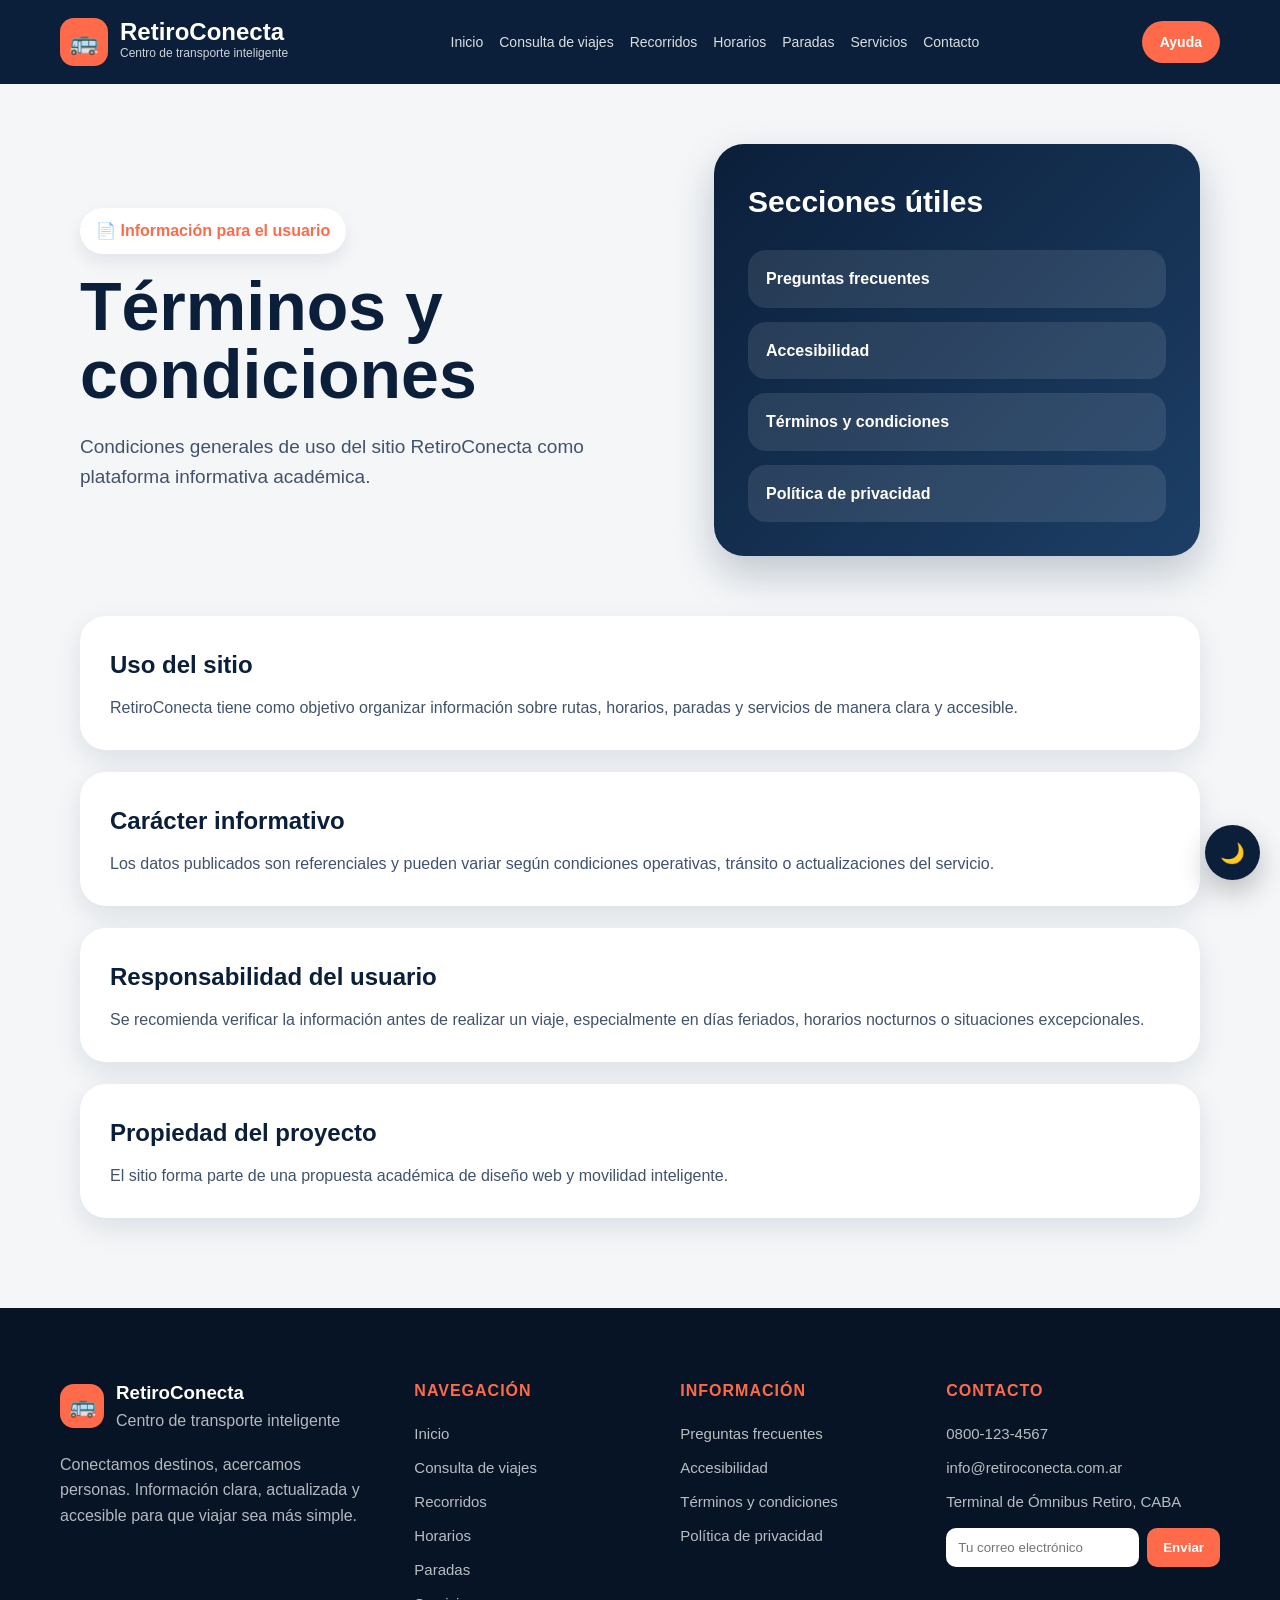
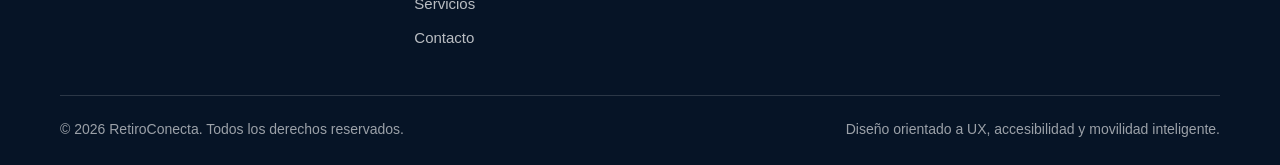
<file: terminos-condiciones.html>
<!DOCTYPE html>
<html lang="es">
<head>
  <meta charset="UTF-8">
  <meta name="viewport" content="width=device-width, initial-scale=1.0">
  <title>RetiroConecta | Términos y condiciones</title>
  <link rel="stylesheet" href="styles.css">
</head>
<body>
  <header class="header">
    <nav class="navbar">
      <a href="index.html" class="logo">
        <div class="logo-icon">🚌</div>
        <div>
          <h1>RetiroConecta</h1>
          <p>Centro de transporte inteligente</p>
        </div>
      </a>

      <ul class="nav-links">
        <li><a href="index.html">Inicio</a></li>
        <li><a href="consulta-viajes.html">Consulta de viajes</a></li>
        <li><a href="recorridos.html">Recorridos</a></li>
        <li><a href="horarios.html">Horarios</a></li>
        <li><a href="paradas.html">Paradas</a></li>
        <li><a href="servicios.html">Servicios</a></li>
        <li><a href="contacto.html">Contacto</a></li>
      </ul>

      <button class="menu-toggle" type="button" aria-label="Abrir menú de navegación" aria-expanded="false">
        <span></span>
        <span></span>
        <span></span>
      </button>

      <a href="contacto.html" class="btn-cuenta">Ayuda</a>
    </nav>
  </header>

  <main>
    <section class="info-hero">
      <div class="info-hero-texto">
        <span class="info-kicker">📄 Información para el usuario</span>
        <h2>Términos y condiciones</h2>
        <p>Condiciones generales de uso del sitio RetiroConecta como plataforma informativa académica.</p>
      </div>
      <div class="info-panel">
        <h3>Secciones útiles</h3>
        <a href="preguntas-frecuentes.html">Preguntas frecuentes</a>
        <a href="accesibilidad.html">Accesibilidad</a>
        <a href="terminos-condiciones.html">Términos y condiciones</a>
        <a href="politica-privacidad.html">Política de privacidad</a>
      </div>
    </section>

    <section class="info-contenido">
      <article class="info-bloque"><h3>Uso del sitio</h3><p>RetiroConecta tiene como objetivo organizar información sobre rutas, horarios, paradas y servicios de manera clara y accesible.</p></article>
      <article class="info-bloque"><h3>Carácter informativo</h3><p>Los datos publicados son referenciales y pueden variar según condiciones operativas, tránsito o actualizaciones del servicio.</p></article>
      <article class="info-bloque"><h3>Responsabilidad del usuario</h3><p>Se recomienda verificar la información antes de realizar un viaje, especialmente en días feriados, horarios nocturnos o situaciones excepcionales.</p></article>
      <article class="info-bloque"><h3>Propiedad del proyecto</h3><p>El sitio forma parte de una propuesta académica de diseño web y movilidad inteligente.</p></article>
    </section>

  </main>

  <footer class="footer">
    <div class="footer-contenedor">
      <div class="footer-marca">
        <div class="footer-logo">
          <div class="logo-icon">🚌</div>
          <div>
            <h3>RetiroConecta</h3>
            <p>Centro de transporte inteligente</p>
          </div>
        </div>
        <p>Conectamos destinos, acercamos personas. Información clara, actualizada y accesible para que viajar sea más simple.</p>
      </div>

      <div class="footer-columna">
        <h4>Navegación</h4>
        <ul>
          <li><a href="index.html">Inicio</a></li>
          <li><a href="consulta-viajes.html">Consulta de viajes</a></li>
          <li><a href="recorridos.html">Recorridos</a></li>
          <li><a href="horarios.html">Horarios</a></li>
          <li><a href="paradas.html">Paradas</a></li>
          <li><a href="servicios.html">Servicios</a></li>
          <li><a href="contacto.html">Contacto</a></li>
        </ul>
      </div>

      <div class="footer-columna">
        <h4>Información</h4>
        <ul>
          <li><a href="preguntas-frecuentes.html">Preguntas frecuentes</a></li>
          <li><a href="accesibilidad.html">Accesibilidad</a></li>
          <li><a href="terminos-condiciones.html">Términos y condiciones</a></li>
          <li><a href="politica-privacidad.html">Política de privacidad</a></li>
        </ul>
      </div>

      <div class="footer-columna">
        <h4>Contacto</h4>
        <ul>
          <li>0800-123-4567</li>
          <li>info@retiroconecta.com.ar</li>
          <li>Terminal de Ómnibus Retiro, CABA</li>
        </ul>
        <form class="newsletter">
          <input type="email" placeholder="Tu correo electrónico">
          <button type="submit">Enviar</button>
        </form>
      </div>
    </div>

    <div class="footer-bottom">
      <p>© 2026 RetiroConecta. Todos los derechos reservados.</p>
      <p>Diseño orientado a UX, accesibilidad y movilidad inteligente.</p>
    </div>
  </footer>
  <script src="script.js"></script>
</body>
</html>
</file>
<file: styles.css>
* {
  margin: 0;
  padding: 0;
  box-sizing: border-box;
}

body {
  font-family: Arial, Helvetica, sans-serif;
  background: #f4f6f8;
  color: #0b1f3a;
  line-height: 1.6;
}

a {
  text-decoration: none;
  color: inherit;
}

ul {
  list-style: none;
}

html {
  scroll-behavior: smooth;
}

body,
a,
button,
input,
select,
textarea {
  transition: background-color 0.25s ease, color 0.25s ease, border-color 0.25s ease;
}

a:focus-visible,
button:focus-visible,
input:focus-visible,
select:focus-visible,
textarea:focus-visible {
  outline: 3px solid #ffb199;
  outline-offset: 3px;
}

/* HEADER */

.header {
  background-color: #0b1f3a;
  color: white;
  padding: 18px 60px;
  position: sticky;
  top: 0;
  z-index: 100;
}

.navbar {
  max-width: 1200px;
  margin: auto;
  display: flex;
  align-items: center;
  justify-content: space-between;
  gap: 18px;
}

.logo {
  display: flex;
  align-items: center;
  gap: 12px;
}

.logo-icon {
  width: 48px;
  height: 48px;
  border-radius: 14px;
  background-color: #ff6b4a;
  display: flex;
  align-items: center;
  justify-content: center;
  font-size: 24px;
}

.logo h1 {
  font-size: 24px;
  line-height: 1;
}

.logo p {
  font-size: 12px;
  opacity: 0.8;
}

.nav-links {
  display: flex;
  gap: 16px;
  font-size: 14px;
}

.nav-links a {
  opacity: 0.85;
  transition: 0.3s;
}

.nav-links a:hover,
.nav-links .activo {
  color: #ff6b4a;
  opacity: 1;
}

.btn-cuenta {
  background-color: #ff6b4a;
  color: white;
  padding: 10px 18px;
  border-radius: 999px;
  font-size: 14px;
  font-weight: bold;
}

.menu-toggle {
  display: none;
  width: 46px;
  height: 46px;
  border: 1px solid rgba(255,255,255,0.28);
  border-radius: 14px;
  background: rgba(255,255,255,0.1);
  cursor: pointer;
  align-items: center;
  justify-content: center;
  flex-direction: column;
  gap: 6px;
}

.menu-toggle span {
  width: 23px;
  height: 3px;
  border-radius: 999px;
  background: #ffffff;
  transition: transform 0.25s ease, opacity 0.25s ease;
}

.menu-toggle.abierto span:nth-child(1) {
  transform: translateY(9px) rotate(45deg);
}

.menu-toggle.abierto span:nth-child(2) {
  opacity: 0;
}

.menu-toggle.abierto span:nth-child(3) {
  transform: translateY(-9px) rotate(-45deg);
}

/* BOTONES */

.btn-principal,
.btn-secundario,
.btn-card {
  display: inline-block;
  padding: 14px 24px;
  border-radius: 999px;
  font-weight: bold;
  transition: 0.3s;
  border: none;
  cursor: pointer;
}

.btn-principal {
  background-color: #ff6b4a;
  color: white;
}

.btn-secundario {
  border: 2px solid #0b1f3a;
  color: #0b1f3a;
}

.btn-card {
  background-color: #0b1f3a;
  color: white;
  text-align: center;
  font-size: 14px;
  margin-top: 20px;
}

.btn-principal:hover,
.btn-secundario:hover,
.btn-card:hover {
  transform: translateY(-3px);
}

/* SECCIONES GENERALES */

.hero,
.page-hero,
.horarios-hero,
.paradas-hero,
.servicios-hero,
.contacto-hero {
  max-width: 1200px;
  margin: 60px auto;
  padding: 0 40px;
  display: grid;
  grid-template-columns: 1.1fr 0.9fr;
  gap: 40px;
  align-items: center;
}

.hero-texto h2,
.page-hero-texto h2,
.horarios-hero-texto h2,
.paradas-hero-texto h2,
.servicios-hero-texto h2,
.contacto-texto h2 {
  font-size: clamp(42px, 6vw, 72px);
  line-height: 1;
  margin-bottom: 24px;
}

.hero-texto p,
.page-hero-texto p,
.horarios-hero-texto p,
.paradas-hero-texto p,
.servicios-hero-texto p,
.contacto-texto p {
  font-size: 19px;
  color: #42526b;
  max-width: 650px;
  margin-bottom: 28px;
}

.hero-botones,
.hero-tags,
.hero-etiquetas,
.contacto-tags {
  display: flex;
  gap: 14px;
  flex-wrap: wrap;
}

.hero-tags span,
.hero-etiquetas span,
.contacto-tags span {
  background: white;
  padding: 12px 18px;
  border-radius: 999px;
  box-shadow: 0 8px 18px rgba(11, 31, 58, 0.08);
  font-size: 14px;
  font-weight: bold;
}

.section-title {
  text-align: center;
  margin-bottom: 42px;
}

.section-title h2 {
  font-size: 40px;
  margin-bottom: 12px;
}

.section-title p {
  color: #42526b;
  font-size: 18px;
  max-width: 720px;
  margin: auto;
}



.hero-imagen {
  background: linear-gradient(135deg, #0b1f3a, #1d3f66);
  border-radius: 32px;
  padding: 28px;
  box-shadow: 0 20px 45px rgba(11, 31, 58, 0.25);
}

.mockup {
  background-color: white;
  border-radius: 24px;
  overflow: hidden;
  min-height: 390px;
}

.mockup-top {
  background-color: #e9edf2;
  height: 42px;
  display: flex;
  align-items: center;
  gap: 8px;
  padding: 0 18px;
}

.dot {
  width: 11px;
  height: 11px;
  border-radius: 50%;
  background-color: #b9c3cf;
}

.mockup-body {
  padding: 30px;
}

.mockup-banner {
  background-color: #0b1f3a;
  color: white;
  border-radius: 20px;
  padding: 28px;
  margin-bottom: 22px;
}

.mockup-card {
  background-color: #f4f6f8;
  border-radius: 16px;
  padding: 18px;
  margin-bottom: 14px;
  display: flex;
  justify-content: space-between;
  align-items: center;
}

.mockup-linea {
  height: 12px;
  background-color: #d5dde7;
  border-radius: 999px;
  width: 65%;
}

.mockup-button {
  width: 80px;
  height: 28px;
  border-radius: 999px;
  background-color: #ff6b4a;
}

.buscador,
.filtros-horarios {
  max-width: 1120px;
  margin: 40px auto 80px;
  padding: 38px;
  background-color: white;
  border-radius: 28px;
  box-shadow: 0 12px 32px rgba(11, 31, 58, 0.12);
}

.buscador h2,
.filtros-horarios h2 {
  font-size: 32px;
  margin-bottom: 24px;
  text-align: center;
}

.buscador form,
.filtros-horarios form {
  display: grid;
  grid-template-columns: repeat(4, 1fr);
  gap: 18px;
  align-items: end;
}

.campo label,
.grupo-input label {
  display: block;
  font-size: 14px;
  font-weight: bold;
  margin-bottom: 8px;
  color: #42526b;
}

.campo select,
.campo input,
.grupo-input input,
.grupo-input select,
.grupo-input textarea {
  width: 100%;
  padding: 14px;
  border: 1px solid #ccd5df;
  border-radius: 14px;
  font-size: 15px;
  background-color: #f9fafc;
}

.accesos {
  max-width: 1200px;
  margin: 80px auto;
  padding: 0 40px;
  text-align: center;
}

.accesos h2 {
  font-size: 38px;
  margin-bottom: 18px;
}

.accesos > p {
  color: #42526b;
  max-width: 660px;
  margin: 0 auto 40px;
  font-size: 18px;
}

.cards-grid,
.recorridos-grid,
.paradas-grid {
  display: grid;
  grid-template-columns: repeat(4, 1fr);
  gap: 24px;
}

.card,
.recorrido-card,
.parada-card,
.servicio-card,
.horario-card,
.info-card {
  background: white;
  border-radius: 26px;
  padding: 30px 24px;
  box-shadow: 0 10px 28px rgba(11, 31, 58, 0.1);
  transition: 0.3s;
}

.card:hover,
.recorrido-card:hover,
.parada-card:hover,
.servicio-card:hover,
.horario-card:hover {
  transform: translateY(-6px);
}

.icono,
.card-icono,
.parada-icono,
.servicio-icono {
  width: 60px;
  height: 60px;
  background-color: #e8f4ff;
  color: #0b1f3a;
  border-radius: 18px;
  margin-bottom: 18px;
  display: flex;
  align-items: center;
  justify-content: center;
  font-size: 28px;
}

.card .icono {
  margin: 0 auto 18px;
}

.card h3,
.recorrido-card h3,
.parada-card h3,
.servicio-card h3,
.horario-card h3,
.info-card h3 {
  font-size: 24px;
  margin-bottom: 10px;
}

.card p,
.recorrido-card p,
.parada-card p,
.servicio-card p,
.horario-card p,
.info-card p {
  color: #42526b;
}

.beneficios {
  background-color: #0b1f3a;
  color: white;
  padding: 50px 40px;
}

.beneficios-contenedor {
  max-width: 1200px;
  margin: auto;
  display: grid;
  grid-template-columns: repeat(4, 1fr);
  gap: 24px;
  text-align: center;
}

.beneficio {
  padding: 20px;
}

.beneficio span {
  font-size: 32px;
  display: block;
  margin-bottom: 10px;
}

.beneficio p {
  color: rgba(255, 255, 255, 0.75);
}



.hero-panel,
.horarios-resumen,
.paradas-panel,
.servicios-panel,
.contacto-panel {
  background: linear-gradient(135deg, #0b1f3a, #1d3f66);
  color: white;
  padding: 34px;
  border-radius: 30px;
  box-shadow: 0 18px 40px rgba(11, 31, 58, 0.22);
}

.hero-panel h3,
.horarios-resumen h3,
.paradas-panel h3,
.servicios-panel h3,
.contacto-panel h3 {
  font-size: 30px;
  margin-bottom: 20px;
}

.ruta-mini,
.resumen-item,
.estado-item,
.panel-item {
  display: flex;
  gap: 16px;
  align-items: center;
  background: rgba(255,255,255,0.1);
  padding: 18px;
  border-radius: 18px;
  margin-top: 14px;
}

.estado {
  background: #e8f4ff;
  color: #0b1f3a;
  padding: 7px 12px;
  border-radius: 999px;
  font-size: 13px;
  font-weight: bold;
}

.estado-dot {
  width: 12px;
  height: 12px;
  border-radius: 50%;
  background-color: #4cff7b;
}



.contenido,
.paradas-grid-section,
.servicios-grid-section,
.tabla-section {
  max-width: 1200px;
  margin: 0 auto 80px;
  padding: 0 40px;
}

.datos-ruta,
.parada-info {
  border-top: 1px solid #e1e7ee;
  padding-top: 16px;
  display: flex;
  flex-direction: column;
  gap: 8px;
  font-size: 14px;
  color: #42526b;
}

.mapa-section,
.mapa-paradas,
.experiencia-section {
  max-width: 1200px;
  margin: 20px auto 90px;
  padding: 40px;
  background: white;
  border-radius: 32px;
  display: grid;
  grid-template-columns: 1fr 1fr;
  gap: 40px;
  align-items: center;
  box-shadow: 0 12px 32px rgba(11,31,58,0.1);
}

.mapa-texto h2,
.experiencia-texto h2 {
  font-size: 40px;
  margin-bottom: 18px;
}

.mapa-texto p,
.experiencia-texto p {
  color: #42526b;
  margin-bottom: 26px;
}

.referencias,
.experiencia-lista,
.mapa-items {
  display: flex;
  flex-direction: column;
  gap: 14px;
}

.referencia,
.experiencia-item,
.mapa-item {
  display: flex;
  align-items: center;
  gap: 12px;
}

.color-dot,
.punto-ref {
  width: 14px;
  height: 14px;
  border-radius: 50%;
  background-color: #ff6b4a;
}

.mapa-visual,
.mapa-falso {
  position: relative;
  min-height: 360px;
  background: #eef3f8;
  border-radius: 28px;
  overflow: hidden;
}

.mapa-linea,
.linea-mapa {
  position: absolute;
  left: 18%;
  top: 18%;
  width: 60%;
  height: 60%;
  border-left: 5px solid #0b1f3a;
  border-bottom: 5px solid #0b1f3a;
  border-radius: 0 0 0 40px;
}

.mapa-parada,
.parada-mapa,
.punto {
  position: absolute;
  background: #ff6b4a;
  color: white;
  padding: 10px 16px;
  border-radius: 999px;
  font-size: 13px;
  font-weight: bold;
  box-shadow: 0 8px 18px rgba(0,0,0,0.18);
}

.p1, .parada-1, .punto-1 { left: 8%; top: 12%; }
.p2, .parada-2, .punto-2 { left: 28%; top: 38%; }
.p3, .parada-3, .punto-3 { left: 44%; top: 62%; }
.p4, .parada-4, .punto-4 { right: 10%; bottom: 14%; }



.tabla-contenedor {
  background: white;
  border-radius: 28px;
  overflow-x: auto;
  box-shadow: 0 12px 32px rgba(11,31,58,0.1);
}

table {
  width: 100%;
  border-collapse: collapse;
  min-width: 760px;
}

th {
  background: #0b1f3a;
  color: white;
  text-align: left;
  padding: 18px;
}

td {
  padding: 18px;
  border-bottom: 1px solid #e1e7ee;
  color: #42526b;
}

tbody tr:hover {
  background: #f4f6f8;
}

.horarios-cards,
.servicios-grid {
  max-width: 1200px;
  margin: 0 auto 90px;
  padding: 0 40px;
  display: grid;
  grid-template-columns: repeat(3, 1fr);
  gap: 24px;
}



.experiencia-item span,
.mapa-item span {
  width: 28px;
  height: 28px;
  border-radius: 50%;
  background: #ff6b4a;
  color: white;
  display: flex;
  align-items: center;
  justify-content: center;
  font-size: 14px;
  font-weight: bold;
}

.visual-grid {
  display: grid;
  grid-template-columns: 1fr 1fr;
  gap: 18px;
}

.visual-card {
  background: #eef3f8;
  border-radius: 24px;
  padding: 28px;
  text-align: center;
}

.visual-card span {
  font-size: 34px;
  display: block;
  margin-bottom: 14px;
}

.visual-card.grande {
  background: linear-gradient(135deg,#0b1f3a,#1d3f66);
  color: white;
  min-height: 180px;
  display: flex;
  flex-direction: column;
  align-items: center;
  justify-content: center;
}



.servicio-detalle {
  border-top: 1px solid #e1e7ee;
  margin-top: 16px;
  padding-top: 14px;
  display: flex;
  flex-direction: column;
  gap: 8px;
  font-size: 14px;
  color: #42526b;
}

.mapa-terminal-section,
.asistente-section {
  max-width: 1200px;
  margin: 20px auto 90px;
  padding: 40px;
  background: white;
  border-radius: 32px;
  box-shadow: 0 12px 32px rgba(11,31,58,0.1);
}

.mapa-terminal-section {
  display: grid;
  grid-template-columns: 0.8fr 1.2fr;
  gap: 40px;
  align-items: center;
}

.terminal-plano {
  position: relative;
  min-height: 430px;
  border-radius: 30px;
  background:
    linear-gradient(90deg, rgba(11,31,58,0.08) 1px, transparent 1px),
    linear-gradient(rgba(11,31,58,0.08) 1px, transparent 1px),
    #eef3f8;
  background-size: 42px 42px;
  overflow: hidden;
  border: 2px solid #d7e2ee;
}

.terminal-plano::before {
  content: "Hall central";
  position: absolute;
  left: 30%;
  top: 34%;
  width: 38%;
  height: 24%;
  border: 3px dashed #0b1f3a;
  border-radius: 24px;
  display: flex;
  align-items: center;
  justify-content: center;
  color: #0b1f3a;
  font-weight: 800;
  background: rgba(255,255,255,0.68);
}

.plano-zona {
  position: absolute;
  background: #ff6b4a;
  color: #ffffff;
  padding: 9px 13px;
  border-radius: 999px;
  font-size: 13px;
  font-weight: 800;
  box-shadow: 0 8px 18px rgba(0,0,0,0.16);
  white-space: nowrap;
}

.plano-acceso { left: 5%; top: 8%; background: #0b1f3a; }
.plano-andenes { left: 13%; bottom: 10%; }
.plano-anden-b { right: 12%; bottom: 12%; }
.plano-banos { left: 8%; top: 44%; }
.plano-info { left: 42%; top: 18%; background: #0b1f3a; }
.plano-espera { right: 7%; top: 38%; }
.plano-gastro { left: 34%; bottom: 22%; }
.plano-estacionamiento { right: 5%; top: 8%; background: #0b1f3a; }
.plano-asistente { right: 32%; bottom: 5%; background: #0b1f3a; }

.chatbot-card {
  background: #f4f6f8;
  border-radius: 28px;
  padding: 28px;
  display: grid;
  grid-template-columns: 1fr;
  gap: 20px;
  border: 1px solid #e1e7ee;
}

.chatbot-mensajes {
  display: flex;
  flex-direction: column;
  gap: 12px;
}

.chatbot-bot,
.chatbot-respuesta {
  background: white;
  border-radius: 20px;
  padding: 18px 20px;
  color: #42526b;
  box-shadow: 0 8px 18px rgba(11,31,58,0.08);
}

.chatbot-bot {
  border-left: 5px solid #ff6b4a;
}

.chatbot-respuesta {
  color: #0b1f3a;
  font-weight: 700;
}

.chatbot-formulario {
  display: grid;
  grid-template-columns: 1fr auto;
  gap: 18px;
  align-items: end;
}

.resultado-dato-ancho {
  grid-column: 1 / -1;
}

@media (max-width: 950px) {
  .mapa-terminal-section {
    grid-template-columns: 1fr;
  }

  .chatbot-formulario {
    grid-template-columns: 1fr;
  }
}

@media (max-width: 600px) {
  .mapa-terminal-section,
  .asistente-section {
    margin: 0 22px 60px;
    padding: 24px 20px;
  }

  .terminal-plano {
    min-height: 520px;
  }

  .plano-zona {
    font-size: 12px;
    padding: 8px 10px;
  }

  .plano-acceso { left: 6%; top: 6%; }
  .plano-estacionamiento { right: 6%; top: 15%; }
  .plano-info { left: 24%; top: 25%; }
  .plano-banos { left: 8%; top: 42%; }
  .plano-espera { right: 8%; top: 44%; }
  .plano-gastro { left: 20%; bottom: 28%; }
  .plano-andenes { left: 8%; bottom: 12%; }
  .plano-anden-b { right: 8%; bottom: 12%; }
  .plano-asistente { right: 26%; bottom: 4%; }
}



.contacto-contenido {
  max-width: 1200px;
  margin: 0 auto 80px;
  padding: 0 40px;
  display: grid;
  grid-template-columns: 1.2fr 0.8fr;
  gap: 30px;
}

.formulario-card {
  background: white;
  padding: 40px;
  border-radius: 30px;
  box-shadow: 0 12px 32px rgba(11,31,58,0.1);
}

.formulario-card h2 {
  font-size: 36px;
  margin-bottom: 12px;
}

.formulario-card p {
  color: #42526b;
  margin-bottom: 30px;
}

.formulario-contacto {
  display: flex;
  flex-direction: column;
  gap: 20px;
}

.formulario-contacto button {
  border: none;
  background: #ff6b4a;
  color: white;
  padding: 16px;
  border-radius: 999px;
  font-weight: bold;
  cursor: pointer;
}

.info-extra {
  display: flex;
  flex-direction: column;
  gap: 24px;
}

.info-card span {
  font-size: 34px;
  display: block;
  margin-bottom: 16px;
}



.footer {
  background-color: #061426;
  color: white;
  padding: 70px 60px 25px;
}

.footer-contenedor {
  max-width: 1200px;
  margin: auto;
  display: grid;
  grid-template-columns: 1.4fr 1fr 1fr 1.2fr;
  gap: 45px;
}

.footer-logo {
  display: flex;
  align-items: center;
  gap: 12px;
  margin-bottom: 18px;
}

.footer-logo .logo-icon {
  width: 44px;
  height: 44px;
  font-size: 22px;
}

.footer-marca p {
  color: rgba(255,255,255,0.7);
  max-width: 330px;
}

.footer-columna h4 {
  margin-bottom: 18px;
  color: #ff6b4a;
  font-size: 16px;
  text-transform: uppercase;
  letter-spacing: 1px;
}

.footer-columna ul {
  display: flex;
  flex-direction: column;
  gap: 10px;
  color: rgba(255,255,255,0.72);
  font-size: 15px;
}

.footer-columna a:hover {
  color: #ff6b4a;
}

.newsletter {
  display: flex;
  margin-top: 14px;
  gap: 8px;
}

.newsletter input {
  flex: 1;
  padding: 12px;
  border: none;
  border-radius: 10px;
}

.newsletter button {
  border: none;
  background-color: #ff6b4a;
  color: white;
  padding: 12px 16px;
  border-radius: 10px;
  cursor: pointer;
  font-weight: bold;
}

.footer-bottom {
  max-width: 1200px;
  margin: 45px auto 0;
  padding-top: 22px;
  border-top: 1px solid rgba(255,255,255,0.15);
  display: flex;
  justify-content: space-between;
  gap: 20px;
  color: rgba(255,255,255,0.6);
  font-size: 14px;
}



@media (max-width: 950px) {
  .header {
    padding: 14px 22px;
  }

  .navbar {
    position: relative;
    flex-direction: row;
    flex-wrap: wrap;
    gap: 14px;
  }

  .logo {
    flex: 1;
    min-width: 0;
  }

  .logo h1 {
    font-size: 21px;
  }

  .logo p {
    font-size: 11px;
  }

  .menu-toggle {
    display: flex;
  }

  .btn-cuenta {
    display: none;
  }

  .nav-links {
    display: none;
    width: 100%;
    flex-direction: column;
    gap: 10px;
    padding: 16px;
    border-radius: 22px;
    background: #ffffff;
    box-shadow: 0 16px 35px rgba(0,0,0,0.22);
    color: #0b1f3a;
  }

  .nav-links.abierto {
    display: flex;
  }

  .nav-links a {
    display: block;
    width: 100%;
    padding: 12px 14px;
    border-radius: 14px;
    opacity: 1;
    font-weight: 700;
  }

  .nav-links a:hover,
  .nav-links .activo {
    background: #fff0eb;
    color: #d84d2f;
  }

  .hero,
  .page-hero,
  .horarios-hero,
  .paradas-hero,
  .servicios-hero,
  .contacto-hero,
  .mapa-section,
  .mapa-paradas,
  .experiencia-section,
  .contacto-contenido {
    grid-template-columns: 1fr;
  }

  .buscador form,
  .filtros-horarios form {
    grid-template-columns: 1fr 1fr;
  }

  .cards-grid,
  .recorridos-grid,
  .paradas-grid,
  .beneficios-contenedor {
    grid-template-columns: repeat(2, 1fr);
  }

  .servicios-grid,
  .horarios-cards {
    grid-template-columns: 1fr;
  }

  .footer-contenedor {
    grid-template-columns: 1fr 1fr;
  }
}

@media (max-width: 600px) {
  .hero,
  .page-hero,
  .horarios-hero,
  .paradas-hero,
  .servicios-hero,
  .contacto-hero,
  .accesos,
  .contenido,
  .paradas-grid-section,
  .servicios-grid-section,
  .tabla-section,
  .horarios-cards,
  .servicios-grid,
  .contacto-contenido,
  .mapa-section,
  .mapa-paradas,
  .experiencia-section {
    padding: 0 22px;
  }

  .buscador,
  .filtros-horarios {
    margin: 30px 22px 60px;
    padding: 28px 22px;
  }

  .buscador form,
  .filtros-horarios form,
  .cards-grid,
  .recorridos-grid,
  .paradas-grid,
  .beneficios-contenedor,
  .footer-contenedor,
  .visual-grid {
    grid-template-columns: 1fr;
  }

  .footer {
    padding: 50px 24px 24px;
  }

  .footer-bottom {
    flex-direction: column;
  }

  .logo-icon {
    width: 42px;
    height: 42px;
    font-size: 22px;
  }

  .hero,
  .page-hero,
  .horarios-hero,
  .paradas-hero,
  .servicios-hero,
  .contacto-hero,
  .info-hero {
    margin: 34px auto;
  }

  .hero-texto h2,
  .page-hero-texto h2,
  .horarios-hero-texto h2,
  .paradas-hero-texto h2,
  .servicios-hero-texto h2,
  .contacto-texto h2,
  .info-hero-texto h2 {
    font-size: clamp(34px, 11vw, 46px);
  }

  .section-title h2,
  .mapa-texto h2,
  .experiencia-texto h2,
  .formulario-card h2 {
    font-size: 30px;
  }

  .mapa-section,
  .mapa-paradas,
  .experiencia-section {
    padding-top: 28px;
    padding-bottom: 28px;
  }
}



.link-ruta,
.link-tabla,
.link-titulo {
  color: inherit;
  font-weight: bold;
}

.link-ruta:hover,
.link-tabla:hover,
.link-titulo:hover {
  color: #ff6b4a;
}

.rutas-externas {
  max-width: 1200px;
  margin: 50px auto 80px;
  padding: 0 40px;
}

.rutas-links-grid {
  display: grid;
  grid-template-columns: repeat(4, 1fr);
  gap: 24px;
}

.ruta-link-card {
  background: white;
  border-radius: 24px;
  padding: 26px 22px;
  box-shadow: 0 10px 28px rgba(11, 31, 58, 0.1);
  transition: 0.3s;
  border-left: 5px solid #ff6b4a;
}

.ruta-link-card:hover {
  transform: translateY(-6px);
}

.ruta-link-card strong {
  display: block;
  color: #ff6b4a;
  font-size: 15px;
  margin-bottom: 8px;
  text-transform: uppercase;
  letter-spacing: 1px;
}

.ruta-link-card span {
  display: block;
  color: #0b1f3a;
  font-size: 20px;
  font-weight: bold;
}

.p5 {
  right: 10%;
  bottom: 28%;
}

@media (max-width: 950px) {
  .rutas-links-grid {
    grid-template-columns: repeat(2, 1fr);
  }
}

@media (max-width: 600px) {
  .rutas-externas {
    padding: 0 22px;
  }

  .rutas-links-grid {
    grid-template-columns: 1fr;
  }
}



.loader-overlay {
  position: fixed;
  inset: 0;
  background: rgba(6, 20, 38, 0.68);
  backdrop-filter: blur(7px);
  -webkit-backdrop-filter: blur(7px);
  display: flex;
  align-items: center;
  justify-content: center;
  opacity: 0;
  visibility: hidden;
  transition: opacity 0.28s ease, visibility 0.28s ease;
  z-index: 9998;
}

.loader-overlay.activo {
  opacity: 1;
  visibility: visible;
}

.loader-card {
  background: rgba(255, 255, 255, 0.96);
  color: #0b1f3a;
  padding: 34px 42px;
  border-radius: 30px;
  box-shadow: 0 24px 60px rgba(0,0,0,0.28);
  display: flex;
  flex-direction: column;
  align-items: center;
  gap: 14px;
  min-width: 290px;
  transform: translateY(12px) scale(0.96);
  transition: transform 0.28s ease;
}

.loader-overlay.activo .loader-card {
  transform: translateY(0) scale(1);
}

.loader-spinner {
  width: 62px;
  height: 62px;
  border: 6px solid #e8f4ff;
  border-top-color: #ff6b4a;
  border-right-color: #0b1f3a;
  border-radius: 50%;
  animation: girar-loader 0.85s linear infinite;
}

.loader-card p {
  font-weight: 800;
  font-size: 17px;
  text-align: center;
  margin-top: 4px;
}

.loader-subtexto {
  color: #42526b;
  font-size: 14px;
  text-align: center;
}

.loader-barra {
  width: 100%;
  height: 7px;
  background: #e8f4ff;
  border-radius: 999px;
  overflow: hidden;
  margin-top: 6px;
}

.loader-barra span {
  display: block;
  width: 45%;
  height: 100%;
  background: linear-gradient(90deg, #ff6b4a, #0b1f3a);
  border-radius: 999px;
  animation: avanzar-loader 1s ease-in-out infinite;
}

@keyframes girar-loader {
  from {
    transform: rotate(0deg);
  }
  to {
    transform: rotate(360deg);
  }
}

@keyframes avanzar-loader {
  0% {
    transform: translateX(-120%);
  }
  100% {
    transform: translateX(240%);
  }
}



.info-hero {
  max-width: 1200px;
  margin: 60px auto;
  padding: 0 40px;
  display: grid;
  grid-template-columns: 1.1fr 0.9fr;
  gap: 40px;
  align-items: center;
}

.info-kicker {
  display: inline-block;
  background: white;
  color: #ff6b4a;
  padding: 10px 16px;
  border-radius: 999px;
  font-weight: bold;
  margin-bottom: 18px;
  box-shadow: 0 8px 18px rgba(11, 31, 58, 0.08);
}

.info-hero-texto h2 {
  font-size: clamp(42px, 6vw, 68px);
  line-height: 1;
  margin-bottom: 24px;
}

.info-hero-texto p {
  font-size: 19px;
  color: #42526b;
  max-width: 650px;
}

.info-panel {
  background: linear-gradient(135deg, #0b1f3a, #1d3f66);
  color: white;
  padding: 34px;
  border-radius: 30px;
  box-shadow: 0 18px 40px rgba(11, 31, 58, 0.22);
  display: flex;
  flex-direction: column;
  gap: 14px;
}

.info-panel h3 {
  font-size: 30px;
  margin-bottom: 10px;
}

.info-panel a {
  background: rgba(255,255,255,0.1);
  padding: 16px 18px;
  border-radius: 18px;
  font-weight: bold;
  transition: 0.3s;
}

.info-panel a:hover {
  background: rgba(255,255,255,0.18);
  color: #ff6b4a;
}

.info-contenido,
.info-accesos-home {
  max-width: 1200px;
  margin: 0 auto 90px;
  padding: 0 40px;
}

.info-contenido {
  display: grid;
  grid-template-columns: 1fr;
  gap: 22px;
}

.info-grid-dos {
  grid-template-columns: repeat(2, 1fr);
}

.info-bloque,
.info-link-card {
  background: white;
  border-radius: 26px;
  padding: 30px;
  box-shadow: 0 10px 28px rgba(11, 31, 58, 0.1);
}

.info-bloque h3,
.info-link-card h3 {
  font-size: 24px;
  margin-bottom: 10px;
}

.info-bloque p,
.info-link-card p {
  color: #42526b;
}

.info-bloque a {
  color: #ff6b4a;
  font-weight: bold;
}

.info-links-grid {
  display: grid;
  grid-template-columns: repeat(4, 1fr);
  gap: 24px;
}

.info-link-card {
  transition: 0.3s;
}

.info-link-card:hover {
  transform: translateY(-6px);
}

.info-link-card span {
  display: flex;
  align-items: center;
  justify-content: center;
  width: 60px;
  height: 60px;
  border-radius: 18px;
  background: #e8f4ff;
  font-size: 28px;
  margin-bottom: 18px;
}

@media (max-width: 950px) {
  .info-hero,
  .info-grid-dos {
    grid-template-columns: 1fr;
  }

  .info-links-grid {
    grid-template-columns: repeat(2, 1fr);
  }
}

@media (max-width: 600px) {
  .info-hero,
  .info-contenido,
  .info-accesos-home {
    padding: 0 22px;
  }

  .info-links-grid {
    grid-template-columns: 1fr;
  }
}


body.dark-mode {
  background: #07111f;
  color: #f8fafc;
}

body.dark-mode .header,
body.dark-mode .footer,
body.dark-mode .mockup-banner,
body.dark-mode th {
  background-color: #020817;
}

body.dark-mode .hero-texto p,
body.dark-mode .page-hero-texto p,
body.dark-mode .horarios-hero-texto p,
body.dark-mode .paradas-hero-texto p,
body.dark-mode .servicios-hero-texto p,
body.dark-mode .contacto-texto p,
body.dark-mode .section-title p,
body.dark-mode .accesos > p,
body.dark-mode .card p,
body.dark-mode .recorrido-card p,
body.dark-mode .parada-card p,
body.dark-mode .servicio-card p,
body.dark-mode .horario-card p,
body.dark-mode .info-card p,
body.dark-mode .formulario-card p,
body.dark-mode .mapa-texto p,
body.dark-mode .experiencia-texto p,
body.dark-mode .info-hero-texto p,
body.dark-mode .info-bloque p,
body.dark-mode .info-link-card p,
body.dark-mode .campo label,
body.dark-mode .grupo-input label,
body.dark-mode td,
body.dark-mode .datos-ruta,
body.dark-mode .parada-info,
body.dark-mode .loader-subtexto {
  color: #d8e4f2;
}

body.dark-mode .card,
body.dark-mode .recorrido-card,
body.dark-mode .parada-card,
body.dark-mode .servicio-card,
body.dark-mode .horario-card,
body.dark-mode .info-card,
body.dark-mode .buscador,
body.dark-mode .filtros-horarios,
body.dark-mode .formulario-card,
body.dark-mode .mapa-section,
body.dark-mode .mapa-paradas,
body.dark-mode .experiencia-section,
body.dark-mode .mapa-terminal-section,
body.dark-mode .asistente-section,
body.dark-mode .ruta-link-card,
body.dark-mode .info-bloque,
body.dark-mode .info-link-card,
body.dark-mode .mockup,
body.dark-mode .tabla-contenedor,
body.dark-mode .info-kicker,
body.dark-mode .hero-tags span,
body.dark-mode .hero-etiquetas span,
body.dark-mode .contacto-tags span,
body.dark-mode .visual-card,
body.dark-mode .loader-card,
body.dark-mode .chatbot-bot,
body.dark-mode .chatbot-respuesta {
  background: #0f2036;
  color: #f8fafc;
  box-shadow: 0 14px 34px rgba(0,0,0,0.38);
}

body.dark-mode .hero-panel,
body.dark-mode .horarios-resumen,
body.dark-mode .paradas-panel,
body.dark-mode .servicios-panel,
body.dark-mode .contacto-panel,
body.dark-mode .info-panel,
body.dark-mode .hero-imagen,
body.dark-mode .visual-card.grande {
  background: linear-gradient(135deg, #020817, #12365d);
  color: #ffffff;
}

body.dark-mode .campo select,
body.dark-mode .campo input,
body.dark-mode .grupo-input input,
body.dark-mode .grupo-input select,
body.dark-mode .grupo-input textarea,
body.dark-mode .newsletter input {
  background: #07111f;
  color: #f8fafc;
  border-color: #36516f;
}

body.dark-mode .campo select::placeholder,
body.dark-mode .campo input::placeholder,
body.dark-mode .grupo-input input::placeholder,
body.dark-mode .grupo-input textarea::placeholder,
body.dark-mode .newsletter input::placeholder {
  color: #9fb2c9;
}

body.dark-mode .btn-secundario {
  border-color: #ffb199;
  color: #ffffff;
}

body.dark-mode .btn-card,
body.dark-mode .btn-principal,
body.dark-mode .formulario-contacto button,
body.dark-mode .newsletter button,
body.dark-mode .btn-cuenta {
  background: #ff7a59;
  color: #061426;
}

body.dark-mode .icono,
body.dark-mode .card-icono,
body.dark-mode .parada-icono,
body.dark-mode .servicio-icono,
body.dark-mode .info-link-card span,
body.dark-mode .estado {
  background: #173a62;
  color: #ffffff;
}

body.dark-mode .ruta-link-card span,
body.dark-mode .link-ruta,
body.dark-mode .link-tabla,
body.dark-mode .link-titulo {
  color: #ffffff;
}

body.dark-mode .mapa-visual,
body.dark-mode .mapa-falso {
  background: #102944;
}

body.dark-mode .mapa-linea,
body.dark-mode .linea-mapa {
  border-left-color: #ffb199;
  border-bottom-color: #ffb199;
}

body.dark-mode tbody tr:hover {
  background: #132b47;
}

body.dark-mode .mockup-top,
body.dark-mode .mockup-card {
  background: #142a46;
}

body.dark-mode .mockup-linea,
body.dark-mode .dot,
body.dark-mode .loader-barra {
  background: #36516f;
}

body.dark-mode .nav-links {
  color: #ffffff;
}

body.dark-mode .nav-links a:hover,
body.dark-mode .nav-links .activo {
  color: #ffb199;
}

.modo-toggle {
  position: fixed;
  bottom: 20px;
  right: 20px;
  width: 55px;
  height: 55px;
  border: none;
  border-radius: 50%;
  background: #0b1f3a;
  color: white;
  cursor: pointer;
  font-size: 20px;
  z-index: 999;
  box-shadow: 0 12px 28px rgba(0,0,0,0.24);
}

body.dark-mode .modo-toggle {
  background: #ff7a59;
  color: #061426;
}

@media (max-width: 600px) {
  .modo-toggle {
    right: 16px;
    bottom: 16px;
    width: 50px;
    height: 50px;
  }

  .hero-botones .btn-principal,
  .hero-botones .btn-secundario,
  .btn-card,
  .formulario-contacto button {
    width: 100%;
    text-align: center;
  }

  .tabla-contenedor {
    border: 1px solid #dbe4ef;
  }

  body.dark-mode .tabla-contenedor {
    border-color: #36516f;
  }
}


.hero-ilustrada {
  position: relative;
  overflow: hidden;
}

.imagen-destacada,
.imagen-contexto-media,
.imagen-mapa,
.imagen-mapa-fondo,
.visual-card-imagen img {
  display: block;
  width: 100%;
  height: auto;
}

.hero-ilustrada .imagen-destacada {
  border-radius: 26px;
  box-shadow: 0 16px 36px rgba(0,0,0,0.18);
}

.hero-mini-card {
  position: absolute;
  left: 52px;
  bottom: 52px;
  max-width: 250px;
  padding: 18px 20px;
  background: rgba(255,255,255,0.92);
  color: #0b1f3a;
  border-radius: 22px;
  box-shadow: 0 12px 28px rgba(0,0,0,0.22);
  backdrop-filter: blur(8px);
}

.hero-mini-card strong,
.hero-mini-card span {
  display: block;
}

.hero-mini-card strong {
  font-size: 20px;
  margin-bottom: 4px;
}

.hero-mini-card span {
  color: #42526b;
  font-size: 14px;
  line-height: 1.4;
}

.imagen-contexto {
  max-width: 1120px;
  margin: 0 auto 80px;
  padding: 28px;
  background: white;
  border-radius: 32px;
  display: grid;
  grid-template-columns: 0.95fr 1.05fr;
  align-items: center;
  gap: 32px;
  box-shadow: 0 12px 32px rgba(11,31,58,0.1);
}

.imagen-contexto-media {
  border-radius: 26px;
}

.imagen-contexto-texto span {
  display: inline-block;
  margin-bottom: 12px;
  color: #ff6b4a;
  font-size: 14px;
  font-weight: 800;
  letter-spacing: 1px;
  text-transform: uppercase;
}

.imagen-contexto-texto h2 {
  font-size: clamp(30px, 4vw, 44px);
  line-height: 1.08;
  margin-bottom: 16px;
}

.imagen-contexto-texto p {
  color: #42526b;
  font-size: 18px;
}

.mapa-imagen-contenedor {
  display: grid;
  gap: 18px;
}

.imagen-mapa {
  border-radius: 28px;
  box-shadow: 0 10px 24px rgba(11,31,58,0.10);
}

.mapa-falso-superpuesto {
  min-height: 250px;
}

.mapa-visual-con-fondo {
  background: transparent;
  min-height: 360px;
}

.imagen-mapa-fondo {
  position: absolute;
  inset: 0;
  height: 100%;
  object-fit: cover;
  border-radius: 28px;
}

.mapa-visual-con-fondo .linea-mapa,
.mapa-visual-con-fondo .parada-mapa {
  z-index: 2;
}

.visual-grid-imagen {
  grid-template-columns: 1.25fr 1fr;
}

.visual-card-imagen {
  grid-row: span 3;
  padding: 0;
  overflow: hidden;
  background: transparent;
}

.visual-card-imagen img {
  height: 100%;
  min-height: 300px;
  object-fit: cover;
  border-radius: 24px;
}

body.dark-mode .imagen-contexto,
body.dark-mode .hero-mini-card {
  background: #0f2036;
  color: #f8fafc;
}

body.dark-mode .hero-mini-card span,
body.dark-mode .imagen-contexto-texto p {
  color: #d6e3f2;
}

body.dark-mode .imagen-contexto-media,
body.dark-mode .imagen-mapa,
body.dark-mode .imagen-mapa-fondo,
body.dark-mode .visual-card-imagen img,
body.dark-mode .hero-ilustrada .imagen-destacada {
  filter: saturate(0.96) brightness(0.9);
}

@media (max-width: 950px) {
  .imagen-contexto,
  .visual-grid-imagen {
    grid-template-columns: 1fr;
  }

  .hero-mini-card {
    left: 36px;
    bottom: 36px;
  }
}

@media (max-width: 600px) {
  .imagen-contexto {
    margin: 0 22px 60px;
    padding: 20px;
  }

  .hero-ilustrada {
    padding: 18px;
  }

  .hero-mini-card {
    position: static;
    margin-top: 16px;
    max-width: none;
  }

  .mapa-falso-superpuesto {
    min-height: 230px;
  }

  .visual-card-imagen img {
    min-height: 220px;
  }
}


.simulador-viaje {
  max-width: 1120px;
  margin: 0 auto 80px;
  padding: 40px;
  background: linear-gradient(135deg, #ffffff, #edf5ff);
  border-radius: 34px;
  box-shadow: 0 16px 38px rgba(11, 31, 58, 0.12);
}

.simulador-encabezado {
  max-width: 760px;
  margin-bottom: 28px;
}

.simulador-kicker {
  display: inline-block;
  margin-bottom: 12px;
  color: #ff6b4a;
  font-size: 14px;
  font-weight: 800;
  letter-spacing: 1px;
  text-transform: uppercase;
}

.simulador-encabezado h2 {
  font-size: clamp(32px, 4vw, 48px);
  line-height: 1.05;
  margin-bottom: 14px;
}

.simulador-encabezado p {
  color: #42526b;
  font-size: 18px;
}

.simulador-grid {
  display: grid;
  grid-template-columns: 0.9fr 1.1fr;
  gap: 28px;
  align-items: stretch;
}

.simulador-formulario,
.simulador-resultado {
  background: #ffffff;
  border: 1px solid #dce6f2;
  border-radius: 28px;
  padding: 28px;
  box-shadow: 0 10px 28px rgba(11,31,58,0.08);
}

.simulador-formulario {
  display: grid;
  gap: 18px;
}

.simulador-formulario .btn-principal {
  width: 100%;
}

.resultado-superior {
  display: flex;
  justify-content: space-between;
  gap: 16px;
  align-items: center;
  margin-bottom: 32px;
  flex-wrap: wrap;
}

.estado-servicio {
  display: inline-flex;
  align-items: center;
  gap: 8px;
  padding: 10px 14px;
  border-radius: 999px;
  font-size: 13px;
  font-weight: 800;
}

.estado-servicio::before {
  content: "";
  width: 10px;
  height: 10px;
  border-radius: 50%;
  background: currentColor;
}

.estado-verde {
  background: #e8fff0;
  color: #16723a;
}

.estado-amarillo {
  background: #fff6d8;
  color: #8a6200;
}

.estado-rojo {
  background: #ffe6e0;
  color: #b23a22;
}

.resultado-ruta {
  color: #0b1f3a;
  font-weight: 800;
}

.linea-viaje {
  display: grid;
  grid-template-columns: auto 1fr auto;
  align-items: center;
  gap: 12px;
  margin-bottom: 30px;
}

.linea-punto {
  background: #0b1f3a;
  color: #ffffff;
  padding: 10px 14px;
  border-radius: 999px;
  font-size: 13px;
  font-weight: 800;
  white-space: nowrap;
}

.linea-punto.activo {
  background: #ff6b4a;
}

.linea-tramo {
  position: relative;
  height: 8px;
  background: #d7e2ee;
  border-radius: 999px;
  overflow: hidden;
}

.linea-tramo::after {
  content: "";
  position: absolute;
  inset: 0;
  width: var(--progreso-viaje, 42%);
  background: linear-gradient(90deg, #ff6b4a, #0b1f3a);
  border-radius: inherit;
  transition: width 0.7s ease;
}

.resultado-datos {
  display: grid;
  grid-template-columns: repeat(2, 1fr);
  gap: 16px;
}

.resultado-datos div {
  background: #f4f6f8;
  border-radius: 20px;
  padding: 18px;
}

.resultado-datos strong,
.resultado-datos span {
  display: block;
}

.resultado-datos strong {
  color: #42526b;
  font-size: 13px;
  margin-bottom: 6px;
}

.resultado-datos span {
  color: #0b1f3a;
  font-size: 18px;
  font-weight: 800;
}

body.dark-mode .simulador-viaje {
  background: linear-gradient(135deg, #0b1f3a, #102b49);
  color: #f8fafc;
  box-shadow: 0 16px 38px rgba(0,0,0,0.38);
}

body.dark-mode .simulador-encabezado p,
body.dark-mode .resultado-datos strong {
  color: #d8e4f2;
}

body.dark-mode .simulador-formulario,
body.dark-mode .simulador-resultado,
body.dark-mode .resultado-datos div {
  background: #0f2036;
  border-color: #36516f;
  color: #f8fafc;
}

body.dark-mode .resultado-ruta,
body.dark-mode .resultado-datos span {
  color: #f8fafc;
}

body.dark-mode .linea-punto {
  background: #173a62;
}

body.dark-mode .linea-punto.activo {
  background: #ff7a59;
  color: #061426;
}

body.dark-mode .linea-tramo {
  background: #294767;
}

body.dark-mode .estado-verde {
  background: #123d2a;
  color: #7cf0a5;
}

body.dark-mode .estado-amarillo {
  background: #47380d;
  color: #ffd66b;
}

body.dark-mode .estado-rojo {
  background: #4a1e18;
  color: #ff9c87;
}

@media (max-width: 950px) {
  .simulador-grid {
    grid-template-columns: 1fr;
  }
}

@media (max-width: 600px) {
  .simulador-viaje {
    margin: 0 22px 60px;
    padding: 24px 20px;
  }

  .resultado-superior,
  .linea-viaje,
  .resultado-datos {
    grid-template-columns: 1fr;
  }

  .linea-tramo {
    height: 46px;
    width: 8px;
    justify-self: center;
  }

  .linea-tramo::after {
    width: 100%;
    height: var(--progreso-viaje, 42%);
    background: linear-gradient(180deg, #ff6b4a, #0b1f3a);
  }
}

@media (max-width: 768px) {
  .menu-toggle {
    background: #ffffff;
    border: 2px solid #ff6b4a;
    box-shadow: 0 8px 18px rgba(0, 0, 0, 0.22);
  }

  .menu-toggle span {
    background: #0b1f3a;
  }

  body.modo-oscuro .menu-toggle,
  body.dark-mode .menu-toggle,
  body.dark .menu-toggle {
    background: #ff6b4a;
    border-color: #ffffff;
    box-shadow: 0 8px 22px rgba(255, 107, 74, 0.35);
  }

  body.modo-oscuro .menu-toggle span,
  body.dark-mode .menu-toggle span,
  body.dark .menu-toggle span {
    background: #ffffff;
  }
}

@media (max-width: 768px) {
  .nav-links,
  .nav-links.activo,
  .nav-links.abierto,
  .nav-links.open {
    background: #0b1f3a;
    border: 1px solid rgba(255, 255, 255, 0.18);
  }

  .nav-links li,
  .nav-links.activo li,
  .nav-links.abierto li,
  .nav-links.open li {
    background: transparent;
  }

  .nav-links a,
  .nav-links.activo a,
  .nav-links.abierto a,
  .nav-links.open a {
    color: #ffffff !important;
    background: rgba(255, 255, 255, 0.08);
    border: 1px solid rgba(255, 255, 255, 0.12);
    border-radius: 14px;
    opacity: 1;
  }

  .nav-links a:hover,
  .nav-links .activo,
  .nav-links.activo a:hover,
  .nav-links.abierto a:hover,
  .nav-links.open a:hover {
    color: #ffffff !important;
    background: #ff6b4a;
    border-color: #ff6b4a;
  }

  body.modo-oscuro .nav-links,
  body.dark-mode .nav-links,
  body.dark .nav-links,
  body.modo-oscuro .nav-links.activo,
  body.modo-oscuro .nav-links.abierto,
  body.modo-oscuro .nav-links.open {
    background: #071426;
    border-color: rgba(255, 255, 255, 0.22);
  }

  body.modo-oscuro .nav-links a,
  body.dark-mode .nav-links a,
  body.dark .nav-links a {
    color: #ffffff !important;
    background: rgba(255, 255, 255, 0.10);
    border-color: rgba(255, 255, 255, 0.18);
  }

  body.modo-oscuro .nav-links a:hover,
  body.modo-oscuro .nav-links .activo,
  body.dark-mode .nav-links a:hover,
  body.dark-mode .nav-links .activo,
  body.dark .nav-links a:hover,
  body.dark .nav-links .activo {
    color: #ffffff !important;
    background: #ff6b4a;
    border-color: #ff6b4a;
  }
}


body.dark-mode .servicio-detalle,
body.dark-mode .chatbot-bot {
  color: #d8e4f2;
}

body.dark-mode .terminal-plano,
body.dark-mode .chatbot-card {
  background-color: #102944;
  border-color: #36516f;
}

body.dark-mode .terminal-plano::before {
  border-color: #ffb199;
  color: #ffffff;
  background: rgba(15,32,54,0.78);
}

body.dark-mode .chatbot-respuesta {
  color: #ffffff;
}


.consulta-hero {
  margin-bottom: 30px;
}

.consulta-panel .ruta-mini {
  justify-content: space-between;
}

.consulta-apoyo,
.consulta-rutas {
  max-width: 1200px;
  margin: 20px auto 90px;
  padding: 0 40px;
}

.consulta-pasos-grid {
  display: grid;
  grid-template-columns: repeat(3, 1fr);
  gap: 24px;
}

.consulta-paso span {
  width: 42px;
  height: 42px;
  border-radius: 50%;
  background: #ff6b4a;
  color: #ffffff;
  display: flex;
  align-items: center;
  justify-content: center;
  font-weight: 800;
  margin-bottom: 16px;
}

@media (max-width: 1100px) {
  .nav-links {
    gap: 10px;
    font-size: 13px;
  }

  .btn-cuenta {
    padding: 9px 14px;
  }
}

@media (max-width: 950px) {
  .consulta-pasos-grid {
    grid-template-columns: 1fr;
  }
}

@media (max-width: 600px) {
  .consulta-apoyo,
  .consulta-rutas {
    padding: 0 22px;
    margin-bottom: 60px;
  }
}
</file>
